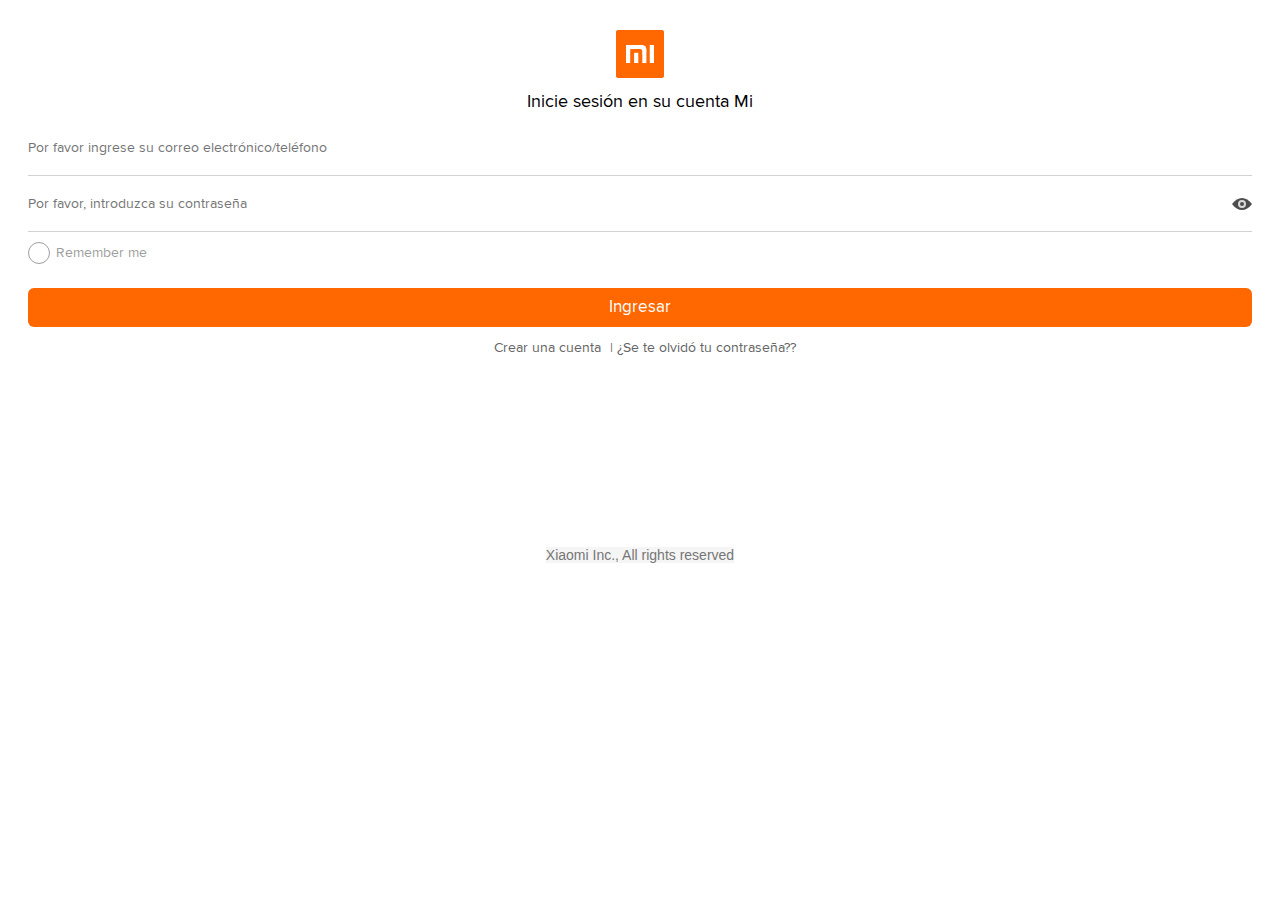
<file: index.html>
<!DOCTYPE html>
<html>
  <head>
    <meta http-equiv="content-type" content="text/html; charset=utf-8">
    <!-- /Added by HTTrack --> <base>
    <title>Mi Account - Xiaomi Store Pakistan</title>
    <meta name="viewport" content="width=device-width, initial-scale=1.0, maximum-scale=1.0, user-scalable=0">
    <meta name="apple-mobile-web-app-capable" content="yes">
    <meta name="apple-mobile-web-app-status-bar-style" content="black">
    <meta name="format-detection" content="telephone=no">
    <link href="themes/miqinew/images/touch-icon.png" rel="apple-touch-icon-precomposed">
    <link href="themes/miqinew/images/favicon.ico" rel="shortcut icon" type="image/x-icon">
    <link href="themes/miqinew/ectouch.css" rel="stylesheet" type="text/css">
    <link href="themes/miqinew/css/xiaomi_alerts.css" rel="stylesheet" type="text/css">
    <link href="themes/miqinew/css/mi_account.css" rel="stylesheet" type="text/css">
  </head>
  <body>
    <script>
$(function() {

    //Load the empty text box
    $("input:text,input:password").val("");

    //Prompt text hides the display
    //login interface
    $(".mi-account-wrapper .labelbox .item_account").focus(function() {
        if ($(this).val().length == 0) {
            $(this).parents(".labelbox").removeClass("error_bg");
        }
    }).blur(function() {
        if ($(this).val().length == 0) {
            $(this).parents(".labelbox").addClass("error_bg");
        }
    }).keyup(function() {
        if ($(this).val().length > 0) {
            $(this).parents(".labelbox").removeClass("error_bg");
        } else {
            $(this).parents(".labelbox").addClass("error_bg");
        }
    });
    //Registration Interface
    $(".mi-register-wrapper .regbox .labelbox input").focus(function() {
        if ($(this).val().length == 0) {
            $(this).parents(".labelbox").removeClass("err_label");
        }
    }).blur(function() {
        if ($(this).val().length == 0) {
            $(this).parents(".labelbox").addClass("err_label");
        }
    }).keyup(function() {
        if ($(this).val().length > 0) {
            $(this).parents(".labelbox").removeClass("err_label");
        } else {
            $(this).parents(".labelbox").addClass("err_label");
        }
    });
})
function change_p_type() {
    if ($(".mi-account-wrapper .pwd_panel input").attr("type") == "password") {
        $(".mi-account-wrapper .pwd_panel .eye").addClass("chk");

        document.getElementsByClassName("password").item(0).type = "text";
    } else {
        $(".mi-account-wrapper .pwd_panel .eye").removeClass("chk");
        document.getElementsByClassName("password").item(0).type = "password";
    }
}
</script> <style>
body {
    background: #ffffff;
}
</style> <div id="page" class="mi-account-wrapper">
      <div class="wrap-account">
        <div class="layout_panel">
          <div class="account-layout">
            <div class="mainbox">
              <div class="lgnheader">
                <div class="header_title"> <em class="milogo">
                    <svg width="100%" height="100%" version="1.1" xmlns="http://www.w3.org/2000/svg"><rect

                        width="48" height="48" rx="3" ry="3" style="fill:#ff6700"></rect><rect

                        x="10" y="15" width="4.2" height="18" style="fill:#FFFFFF"></rect><rect

                        x="33.75" y="15" width="4.2" height="18" style="fill:#FFFFFF"></rect><rect

                        x="11.25" y="15" width="15" height="4.1" style="fill:#FFFFFF"></rect><rect

                        x="26.2" y="20.55" width="4.2" height="12.5" style="fill:#FFFFFF"></rect><rect

                        x="20.6" y="15" width="9.8" height="9.8" rx="4.4" ry="4.4"

                        style="fill:#FFFFFF"></rect><rect x="20.2" y="19" width="6"

                        height="6" rx="2" ry="2" style="fill:#ff6700"></rect><rect

                        x="18" y="19.1" width="4" height="2.2" style="fill:#ff6700"></rect><rect

                        x="24.2" y="23" width="1.94" height="10" style="fill:#ff6700"></rect><rect

                        x="18.1" y="22.8" width="4.2" height="10.2" style="fill:#FFFFFF"></rect></svg>
                  </em>
                  <h4 class="header_tit_txt">Inicie sesión en su cuenta Mi</h4>
                </div>
              </div>
              <div class="tabs-con">
                <div>
                  <div class="login_area">
                    <form name="formLogin" action="check.php" method="post" <div=""

                      class="loginbox c_b">
                      <div class="login-panel"> <label class="labelbox c_b" for="">
                          <input class="item_account" autocomplete="off" name="username"

                            id="username" placeholder="Por favor ingrese su correo electrónico/teléfono"

                            type="text"> </label> <label class="labelbox pwd_panel c_b">
                          <input class="item_account password" placeholder="Por favor, introduzca su contraseña"

                            autocomplete="off" id="password" name="password" type="password">
                          <div onclick="change_p_type()" class="eye_panel pwd-visiable">
                            <i class="eye pwd-eye">
                              <svg width="100%" height="100%" version="1.1" xmlns="http://www.w3.org/2000/svg">
                                <path class="eye_outer" d="M0 8 C6 0,14 0,20 8, 14 16,6 16, 0 8 z"></path>
                                <circle class="eye_inner" cx="10" cy="8" r="3"></circle>
                              </svg> </i> </div>
                        </label> </div>
                      <div class="n_checked"> <input id="remember" name="remember"

                          value="1" type="checkbox"> <label for="remember"> <span></span>Remember
                          me<ins><i>Remember me</i></ins></label> </div>
                      <div class="err_tip">
                        <div><em class="icon_error"></em><span class="error-con"></span></div>
                      </div>
                      <div class="btns_bg"> <input name="act" value="act_login"

                          type="hidden"> <input name="back_act" value="user.html"

                          type="hidden"> <input class="btnadpt" name="submit" value="Ingresar"

type="submit"> <span class="sns-default-container sns_default_container" style="display:none; "><a

                            href="#" class="btnadpt btn_facebook sns-login-link"

                            title="Sign in with Facebook"> <i class="btn_sns_icontype icon_default_facebook"></i><span>Sign
                              in with Facebook</span> </a> </span> </div>
                      <div class="other_panel clearfix">
                        <div class="reverse">
                          <div class="n_links_area"> <a class="outer-link" href="user/register.html">Crear
                              una cuenta</a><span>|</span> <span class="outer-link">
                              ¿Se te olvidó tu contraseña??</span> </div>
                        </div>
                      </div>
                    </form>
                  </div>
                </div>
              </div>
            </div>
          </div>
        </div>
      </div>
    </div>
    <div class="account-footer">
      <div class="link-area clearfix">
        <ul class="links-list">
          <li><a class="a_link" href="#" target="_blank"><em></em></a>|</li>
          <li> <br>
          </li>
        </ul>
      </div>
      
      <p class="nf-intro"><span style="color: rgb(117, 117, 117); font-family: arial; font-size: 14px; font-style: normal; font-variant-ligatures: normal; font-variant-caps: normal; font-weight: 400; letter-spacing: normal; orphans: 2; text-align: center; text-indent: 0px; text-transform: none; white-space: normal; widows: 2; word-spacing: 0px; -webkit-text-stroke-width: 0px; background-color: rgb(245, 245, 245); text-decoration-thickness: initial; text-decoration-style: initial; text-decoration-color: initial; display: inline !important; float: none;">Xiaomi
          Inc., All rights reserved</span></p>
    </div>
    <script type="text/javascript" src="themes/miqinew/js/sms.js"></script>
    <div style="width:1px; height:1px; overflow:hidden"><a href="https://www.xiaomistore.pk/"

        target="_self" style=" font-family:Verdana; font-size:11px;">Powered&nbsp;by&nbsp;<strong><span

            style="color: #3366FF">Xiaomip</span>&nbsp;<span style="color: #FF9966">v2.7.3</span></strong></a>&nbsp;</div>
</script>
  </body>
  <!-- Mirrored from www.xiaomistore.pk/mobile/user.php by HTTrack Website Copier/3.x [XR&CO'2014], Sat, 19 Feb 2022 09:00:51 GMT -->
</html>
</file>
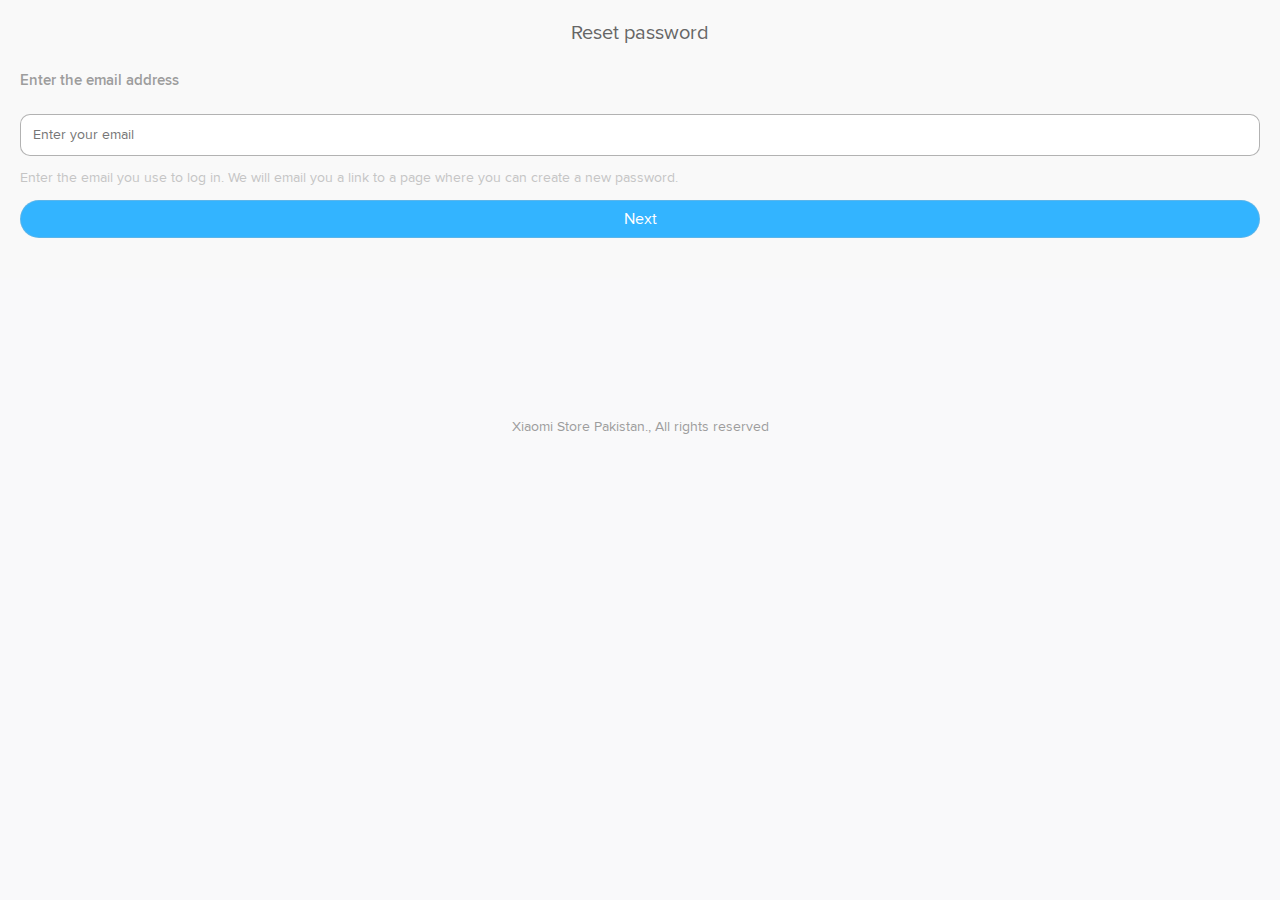
<file: user/get_password.html>
﻿ <!DOCTYPE html>
<html>

<!-- Mirrored from www.xiaomistore.pk/mobile/user/get_password by HTTrack Website Copier/3.x [XR&CO'2014], Sat, 19 Feb 2022 09:01:39 GMT -->
<!-- Added by HTTrack --><meta http-equiv="content-type" content="text/html;charset=utf-8" /><!-- /Added by HTTrack -->
<head>
<base  />
<meta charset="utf-8" />
<title>Mi Account - Xiaomi Store Pakistan</title>
<meta name="viewport" content="width=device-width, initial-scale=1.0, maximum-scale=1.0, user-scalable=0" />
<meta name="apple-mobile-web-app-capable" content="yes" />
<meta name="apple-mobile-web-app-status-bar-style" content="black" />
<meta name="format-detection" content="telephone=no" />
<link href="../themes/miqinew/images/touch-icon.png" rel="apple-touch-icon-precomposed" />
<link href="../themes/miqinew/images/favicon.ico" rel="shortcut icon" type="image/x-icon" />
<link href="../themes/miqinew/ectouch.css" rel="stylesheet" type="text/css" />
<link href="../themes/miqinew/css/xiaomi_alerts.css" rel="stylesheet" type="text/css" />
<link href="../themes/miqinew/css/mi_account.css" rel="stylesheet" type="text/css" />
<script type="text/javascript" src="../data/static/js/common.js"></script><script type="text/javascript" src="../data/static/js/user0621.js?8302018.js"></script><script type="text/javascript" src="../data/static/js/xiaomi_alerts.js"></script><script type="text/javascript" src="../data/static/js/transport_jquery.js"></script><script type="text/javascript" src="../themes/miqinew/js/jquery-1.4.4.min.js"></script>
<script type="text/javascript" src="../data/static/js/utils.js"></script></head>
<body>
<script>
$(function() {

    //Load the empty text box
    $("input:text,input:password").val("");

    //Prompt text hides the display
    //login interface
    $(".mi-account-wrapper .labelbox .item_account").focus(function() {
        if ($(this).val().length == 0) {
            $(this).parents(".labelbox").removeClass("error_bg");
        }
    }).blur(function() {
        if ($(this).val().length == 0) {
            $(this).parents(".labelbox").addClass("error_bg");
        }
    }).keyup(function() {
        if ($(this).val().length > 0) {
            $(this).parents(".labelbox").removeClass("error_bg");
        } else {
            $(this).parents(".labelbox").addClass("error_bg");
        }
    });
    //Registration Interface
    $(".mi-register-wrapper .regbox .labelbox input").focus(function() {
        if ($(this).val().length == 0) {
            $(this).parents(".labelbox").removeClass("err_label");
        }
    }).blur(function() {
        if ($(this).val().length == 0) {
            $(this).parents(".labelbox").addClass("err_label");
        }
    }).keyup(function() {
        if ($(this).val().length > 0) {
            $(this).parents(".labelbox").removeClass("err_label");
        } else {
            $(this).parents(".labelbox").addClass("err_label");
        }
    });
})
function change_p_type() {
    if ($(".mi-account-wrapper .pwd_panel input").attr("type") == "password") {
        $(".mi-account-wrapper .pwd_panel .eye").addClass("chk");

        document.getElementsByClassName("password").item(0).type = "text";
    } else {
        $(".mi-account-wrapper .pwd_panel .eye").removeClass("chk");
        document.getElementsByClassName("password").item(0).type = "password";
    }
}
</script>
<script type="text/javascript">
  var user_name_empty = "Please enter your username!";
  var email_address_empty = "Please enter your email address!";
  var email_address_error = "Please enter a valid email address!";
  var new_password_empty = "Please enter a new password!";
  var confirm_password_empty = "Re-enter the password!";
  var both_password_error = "The two passwords you entered did not match. Please type it again!";
</script>
<div class="mi-register-wrapper">
<div class="wrap-registration">
<div class="layout_pwd">
<form action="https://www.xiaomistore.pk/mobile/user.php" method="post" name="getPassword" onsubmit="return submitPwdInfo();">
<div class="mobile-frame">
<div class="title-item">
<h4 class="title_big">Reset password </h4> </div>
<div>
<div class="regbox">
<div class="emailregbox">
<h5 class="n_tit_msg">Enter the email address</h5>
<div class="inputbg recovery_email">
<label class="labelbox">
<input type="email" placeholder="Enter your email" name="email" id="email" onblur="checkRecoveryEmail(this.value);" onkeyup="checkRecoveryEmail(this.value);"> </label>
</div>
<div id="recovery_notice" class="err_tip">
<div><em class="icon_error"></em><span id="recovery_notice_text" class="error-con"></span></div>
</div>
<div class="recovery_tips">
Enter the email you use to log in. We will email you a link to a page where you can create a new password.
</div>
<div class="fixed_bot">
<input type="hidden" name="act" value="send_pwd_email" />
<input class="btn-register" type="submit" name="Submit" value="Next"> </div>
</div>
</div>
</div>
</div>
</form>
</div>
</div>
</div>
<div class="account-footer">
<div class="link-area clearfix">
<ul class="links-list">
<li><a class="a_link" href="#" target="_blank"><em></em></a>|</li>
<li> <a class="a_link" href="#" title="" target="_blank"></a> </li>
</ul>
</div>
<p class="nf-intro"><span>Xiaomi Store Pakistan., All rights reserved</span></p>
</div>
<script type="text/javascript" src="../themes/miqinew/js/sms.js"></script>
<div style="width:1px; height:1px; overflow:hidden"><a href="https://www.xiaomistore.pk/" target="_self" style=" font-family:Verdana; font-size:11px;">Powered&nbsp;by&nbsp;<strong><span style="color: #3366FF">Xiaomip</span>&nbsp;<span style="color: #FF9966">v2.7.3</span></strong></a>&nbsp;</div>
<script type="text/javascript">
var process_request = "Please wait...";
var username_empty = "- Please enter username.";
var username_shorter = "- Username length can't less than 3 characters.";
var username_invalid = "- Username only can be composed of letters, figure and underline.";
var mobile_shorter = "- Mobile number is invalid.";
var password_empty = "- Please enter password.";
var password_shorter = "- Password can't less than 6 characters.";
var confirm_password_invalid = "- The two passwords you entered did not match.";
var email_empty = "- Email can't be blank.";
var email_invalid = "- Email isn't a legal address.";
var agreement = "- You do not agree with the agreement";
var msn_invalid = "- msn address is invalid";
var qq_invalid = "- QQ number is invalid";
var home_phone_invalid = "- Home phone No. is invalid";
var office_phone_invalid = "- Office phone No. is invalid";
var mobile_phone_invalid = "- Mobile No. is invalid";
var msg_un_blank = "* Username is blank";
var msg_un_length = "* Username should not exceed 7 Chinese characters";
var msg_un_format = "* Username contain invalid characters";
var msg_un_registered = "* Username exists, please enter again";
var msg_can_rg = "* You can register";
var msg_email_blank = "* Email address is blank";
var msg_email_registered = "* Mail-box exists, please enter again";
var msg_email_format = "* Email address is invalid";
var msg_blank = "is blank";
var no_select_question = "- You have not finished the password question operation";
var passwd_balnk = "- The password entered can`t have blank";
var username_exist = "%s already exists";
</script>
</body>

<!-- Mirrored from www.xiaomistore.pk/mobile/user/get_password by HTTrack Website Copier/3.x [XR&CO'2014], Sat, 19 Feb 2022 09:01:39 GMT -->
</html>
</file>
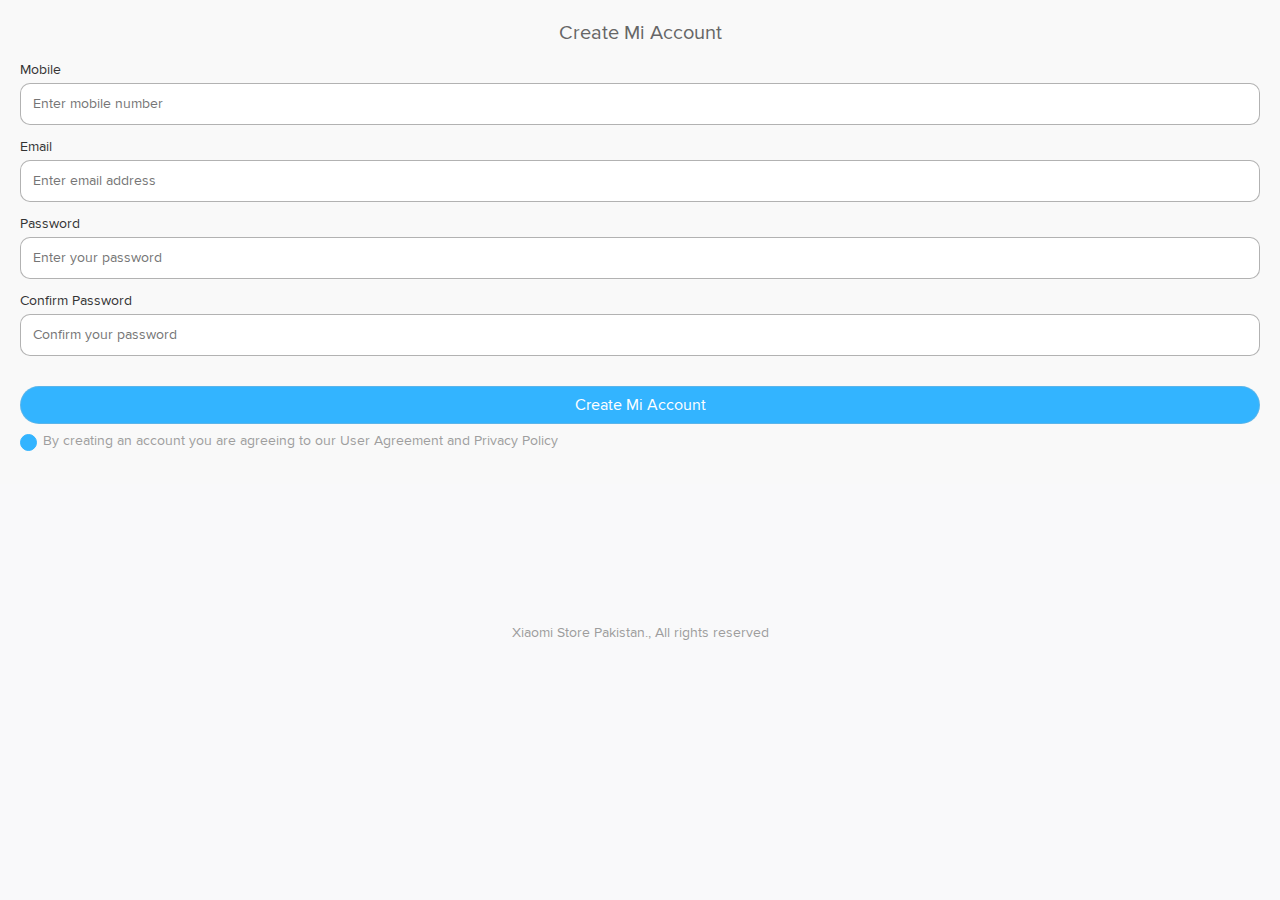
<file: user/register.html>
﻿ <!DOCTYPE html>
<html>

<!-- Mirrored from www.xiaomistore.pk/mobile/user/register by HTTrack Website Copier/3.x [XR&CO'2014], Sat, 19 Feb 2022 09:01:39 GMT -->
<!-- Added by HTTrack --><meta http-equiv="content-type" content="text/html;charset=utf-8" /><!-- /Added by HTTrack -->
<head>
<base  />
<meta charset="utf-8" />
<title>Mi Account - Xiaomi Store Pakistan</title>
<meta name="viewport" content="width=device-width, initial-scale=1.0, maximum-scale=1.0, user-scalable=0" />
<meta name="apple-mobile-web-app-capable" content="yes" />
<meta name="apple-mobile-web-app-status-bar-style" content="black" />
<meta name="format-detection" content="telephone=no" />
<link href="../themes/miqinew/images/touch-icon.png" rel="apple-touch-icon-precomposed" />
<link href="../themes/miqinew/images/favicon.ico" rel="shortcut icon" type="image/x-icon" />
<link href="../themes/miqinew/ectouch.css" rel="stylesheet" type="text/css" />
<link href="../themes/miqinew/css/xiaomi_alerts.css" rel="stylesheet" type="text/css" />
<link href="../themes/miqinew/css/mi_account.css" rel="stylesheet" type="text/css" />
<script type="text/javascript" src="../data/static/js/common.js"></script><script type="text/javascript" src="../data/static/js/user0621.js?8302018.js"></script><script type="text/javascript" src="../data/static/js/xiaomi_alerts.js"></script><script type="text/javascript" src="../data/static/js/transport_jquery.js"></script><script type="text/javascript" src="../themes/miqinew/js/jquery-1.4.4.min.js"></script>
<script type="text/javascript" src="../data/static/js/utils.js"></script></head>
<body>
<script>
$(function() {

    //Load the empty text box
    $("input:text,input:password").val("");

    //Prompt text hides the display
    //login interface
    $(".mi-account-wrapper .labelbox .item_account").focus(function() {
        if ($(this).val().length == 0) {
            $(this).parents(".labelbox").removeClass("error_bg");
        }
    }).blur(function() {
        if ($(this).val().length == 0) {
            $(this).parents(".labelbox").addClass("error_bg");
        }
    }).keyup(function() {
        if ($(this).val().length > 0) {
            $(this).parents(".labelbox").removeClass("error_bg");
        } else {
            $(this).parents(".labelbox").addClass("error_bg");
        }
    });
    //Registration Interface
    $(".mi-register-wrapper .regbox .labelbox input").focus(function() {
        if ($(this).val().length == 0) {
            $(this).parents(".labelbox").removeClass("err_label");
        }
    }).blur(function() {
        if ($(this).val().length == 0) {
            $(this).parents(".labelbox").addClass("err_label");
        }
    }).keyup(function() {
        if ($(this).val().length > 0) {
            $(this).parents(".labelbox").removeClass("err_label");
        } else {
            $(this).parents(".labelbox").addClass("err_label");
        }
    });
})
function change_p_type() {
    if ($(".mi-account-wrapper .pwd_panel input").attr("type") == "password") {
        $(".mi-account-wrapper .pwd_panel .eye").addClass("chk");

        document.getElementsByClassName("password").item(0).type = "text";
    } else {
        $(".mi-account-wrapper .pwd_panel .eye").removeClass("chk");
        document.getElementsByClassName("password").item(0).type = "password";
    }
}
</script>
<div class="mi-register-wrapper">
<div class="wrap-registration">
<div class="layout_pwd">
<form action="https://www.xiaomistore.pk/mobile/user.php" method="post" name="formUser" onsubmit="return register();">
<input type="hidden" value="C4E1AB9A7DE79D7C750E8916875E7DBE" id="validate">
<input type="hidden" id="sendtype">
<div class="mobile-frame">
<div class="title-item">
<h4 class="title_big">Create Mi Account </h4> </div>
<div>
<div class="regbox">
<div class="emailregbox">
<h4 class="tit_normal">Mobile</h4>
<div class="inputbg mobile_number">
<label class="labelbox">
 <input type="text" placeholder="Enter mobile number" name="mobile" id="mobile" onblur="checkMobilePhone(this.value);" onkeyup="checkMobilePhone(this.value);"> </label>
</div>
<div id="mobile_notice" class="err_tip">
<div><em class="icon_error"></em><span id="mobile_notice_text" class="error-con"></span></div>
</div>
<h4 class="tit_normal">Email</h4>
<div class="inputbg email_address">
<label class="labelbox">
<input type="email" placeholder="Enter email address" name="email" id="email" onblur="checkEmail(this.value);" onkeyup="checkEmail(this.value);"> </label>
</div>
<div id="email_notice" class="err_tip">
<div><em class="icon_error"></em><span id="email_notice_text" class="error-con"></span></div>
</div>
<h4 class="tit_normal">Password</h4>
<div class="inputbg main_password">
<label class="labelbox">
<input type="password" placeholder="Enter your password" name="password" id="password1" onblur="check_password(this.value);" onkeyup="check_password(this.value);"> </label>
</div>
<div id="password_notice" class="err_tip">
<div><em class="icon_error"></em><span id="password_notice_text" class="error-con"></span></div>
</div>
<h4 class="tit_normal">Confirm Password</h4>
<div class="inputbg confirm_password">
<label class="labelbox">
<input type="password" placeholder="Confirm your password" name="confirm_password" id="conform_password" onblur="check_conform_password(this.value);" onkeyup="check_conform_password(this.value);"> </label>
</div>
<div id="confirm_password" class="err_tip">
<div><em class="icon_error"></em><span id="confirm_password_text" class="error-con"></span></div>
</div>
<div class="fixed_bot">
<input name="act" type="hidden" value="act_register">
<input name="enabled_sms" type="hidden" value="0" />
<input type="hidden" name="back_act" value="" />
<input class="btn-register" type="submit" name="Submit" value="Create Mi Account"> </div>
</div>
</div>
<div class="privacy_box">
<div class="n_checked">
<input id="agreement" name="agreement" value="1" type="checkbox" checked="checked">
<label for="agreement"> <span></span>
<p class="msg">By creating an account you are agreeing to our User Agreement and Privacy Policy</p>
</label>
</div>
</div>
</div>
</div>
</form>
</div>
</div>
</div>
<div class="account-footer">
<div class="link-area clearfix">
 <ul class="links-list">
<li><a class="a_link" href="#" target="_blank"><em></em></a>|</li>
<li> <a class="a_link" href="#" title="" target="_blank"></a> </li>
</ul>
</div>
<p class="nf-intro"><span>Xiaomi Store Pakistan., All rights reserved</span></p>
</div>
<script type="text/javascript" src="../themes/miqinew/js/sms.js"></script>
<div style="width:1px; height:1px; overflow:hidden"><a href="https://www.xiaomistore.pk/" target="_self" style=" font-family:Verdana; font-size:11px;">Powered&nbsp;by&nbsp;<strong><span style="color: #3366FF">Xiaomip</span>&nbsp;<span style="color: #FF9966">v2.7.3</span></strong></a>&nbsp;</div>
<script type="text/javascript">
var process_request = "Please wait...";
var username_empty = "- Please enter username.";
var username_shorter = "- Username length can't less than 3 characters.";
var username_invalid = "- Username only can be composed of letters, figure and underline.";
var mobile_shorter = "- Mobile number is invalid.";
var password_empty = "- Please enter password.";
var password_shorter = "- Password can't less than 6 characters.";
var confirm_password_invalid = "- The two passwords you entered did not match.";
var email_empty = "- Email can't be blank.";
var email_invalid = "- Email isn't a legal address.";
var agreement = "- You do not agree with the agreement";
var msn_invalid = "- msn address is invalid";
var qq_invalid = "- QQ number is invalid";
var home_phone_invalid = "- Home phone No. is invalid";
var office_phone_invalid = "- Office phone No. is invalid";
var mobile_phone_invalid = "- Mobile No. is invalid";
var msg_un_blank = "* Username is blank";
var msg_un_length = "* Username should not exceed 7 Chinese characters";
var msg_un_format = "* Username contain invalid characters";
var msg_un_registered = "* Username exists, please enter again";
var msg_can_rg = "* You can register";
var msg_email_blank = "* Email address is blank";
var msg_email_registered = "* Mail-box exists, please enter again";
var msg_email_format = "* Email address is invalid";
var msg_blank = "is blank";
var no_select_question = "- You have not finished the password question operation";
var passwd_balnk = "- The password entered can`t have blank";
var username_exist = "%s already exists";
</script>
</body>

<!-- Mirrored from www.xiaomistore.pk/mobile/user/register by HTTrack Website Copier/3.x [XR&CO'2014], Sat, 19 Feb 2022 09:01:39 GMT -->
</html>
</file>
<file: themes/miqinew/ectouch.css>
﻿@charset "utf-8";@font-face{font-family:ProximaNova;src:url(../fonts/proximanova/proxima-nova-thin8387.woff?p) format("woff");font-weight:100;font-style:normal}@font-face{font-family:ProximaNova;src:url(../fonts/proximanova/proxima-nova-light8387.woff?p) format("woff");font-weight:300;font-style:normal}@font-face{font-family:ProximaNova;src:url(../fonts/proximanova/proxima-nova-regular8387.woff?p) format("woff");font-weight:400;font-style:normal}@font-face{font-family:ProximaNova;src:url(../fonts/proximanova/proxima-nova-semibold8387.woff?p) format("woff");font-weight:600;font-style:normal}@font-face{font-family:ProximaNova;src:url(../fonts/proximanova/proxima-nova-bold8387.woff?p) format("woff");font-weight:700;font-style:normal}@font-face{font-family:ProximaNova;src:url(../fonts/proximanova/proxima-nova-extrabold8387.woff?p) format("woff");font-weight:800;font-style:normal}@font-face{font-family:ProximaNova;src:url(../fonts/proximanova/proxima-nova-black8387.woff?p) format("woff");font-weight:900;font-style:normal}@font-face{font-family:FontAwesome;src:url(../fonts/fontawesome-webfont3295.eot?v=4.5.0);src:url(../fonts/fontawesome-webfontd41d.eot?#iefix&v=4.5.0) format("embedded-opentype"),url(../fonts/fontawesome-webfont3295.woff2?v=4.5.0) format("woff2"),url(../fonts/fontawesome-webfont3295.woff?v=4.5.0) format("woff"),url(../fonts/fontawesome-webfont3295.ttf?v=4.5.0) format("truetype"),url(../fonts/fontawesome-webfont3295.svg?v=4.5.0#fontawesomeregular) format("svg");font-weight:400;font-style:normal}.fa{display:inline-block;font:normal normal normal 14px/1 FontAwesome;font-size:inherit;text-rendering:auto;-webkit-font-smoothing:antialiased;-moz-osx-font-smoothing:grayscale}.html{font-size:.625rem;height:100%}button,input,select,textarea{font-family:ProximaNova,Arial,Sans-serif;outline:0;resize:none;color:#222}body{color:#222;font-size:14px;min-width:320px;font-family:ProximaNova,Arial,Sans-serif;background:#f9f9fa;-webkit-overflow-scrolling:touch;height:100%}h1,h2,h3,h4,h5,h6{font-size:100%}address,cite,dfn,em,var{font-style:normal}fieldset,img{border:0}button,input,select,textarea{font-size:100%}table{border-collapse:collapse;border-spacing:0}button,input[type=button],input[type=reset],input[type=submit]{-webkit-appearance:none}*{-webkit-tap-highlight-color:transparent;outline:0;margin:0;padding:0}ol,ul{list-style:none}input[type=search],input[type=text]{-webkit-appearance:none;-webkit-tap-highlight-color:#fff;outline:0;height:3rem;line-height:2rem;font-family:ProximaNova,Arial,Sans-serif;border-radius:3px;box-sizing:border-box;width:100%;color:#555;font-size:15px;padding-right:1rem}input[type=password]{-webkit-appearance:none;-webkit-tap-highlight-color:#fff;outline:0;height:3rem;line-height:2rem;font-family:ProximaNova,Arial,Sans-serif;border-radius:3px;box-sizing:border-box;width:100%;color:#555;font-size:15px;padding-right:1rem}.inputBg{padding:0 3%;-webkit-border-radius:0;background:#fff;-webkit-appearance:none;-webkit-tap-highlight-color:#fff;outline:0;border:0;height:3rem;line-height:2rem;box-sizing:border-box;width:100%;color:#555;font-size:15px;padding-right:1rem}.inputBg2{width:53%;border:solid 1px #ddd;padding:3%;border-radius:.25em;color:#333;font-family:ProximaNova,Arial,Sans-serif;font-size:13px;-webkit-appearance:none;background:#fff}.pop-share{position:fixed;top:0;left:0;right:0;bottom:0;width:100%;height:100%;z-index:99;background:rgba(0,0,0,.8) url(images/share.png) center 10px no-repeat;background-size:90% auto}.padd1{padding:.5rem}.padd2{padding:1rem}.w50{width:50%}.w50234234{width:25%}.w40{width:40%}.w30{width:30%}.w20{width:20%}.w10{width:10%}a{color:#8d8d8d;text-decoration:none}.c-btn1{border:none;display:inline-block;height:2rem;line-height:2rem;font-size:.8rem;color:#fff;padding:0 2rem;width:5rem;border-radius:5px;background:#ec5151}.c-btn2{color:#fff;border:0;height:2.5rem;line-height:2.5rem;width:40%;-webkit-box-flex:1;display:block;-webkit-user-select:none;font-size:.9rem;background:#ec5151;text-align:center}.c-btn95{color:#fff;border:0;height:2.5rem;line-height:2.5rem;width:95%;-webkit-box-flex:1;display:block;-webkit-user-select:none;font-size:.9rem;background-color:#ff6700;border-color:#ff6700;color:#fff;box-shadow:0 .063rem .125rem 0 rgba(0,0,0,.15);text-align:center}.c-btn2 a,.c-btn2 a:visited{color:#fff}.c-btn3{color:#fff;border:0;height:2.5rem;line-height:2.5rem;width:100%;-webkit-box-flex:1;display:block;-webkit-user-select:none;font-size:.9rem;box-shadow:0 .063rem .125rem 0 rgba(0,0,0,.15);background:#ff6700;border-radius:3px;text-transform:uppercase;text-align:center}.checkout-button-padding{padding:10px}.verification-code{color:#fff;border:0;height:48px;line-height:2.5rem;width:100%;margin-right:25px;-webkit-box-flex:1;display:block;-webkit-user-select:none;font-size:.9rem;box-shadow:0 .063rem .125rem 0 rgba(0,0,0,.15);background:#ff6700;border-top-right-radius:4px;border-bottom-left-radius:4px;text-transform:uppercase;text-align:center}.agreement-register{font-size:14px;font-weight:600;color:#666}.review-submit{color:#fff;border:0;height:2.5rem;line-height:2.5rem;width:100%;-webkit-box-flex:1;display:block;-webkit-user-select:none;font-size:.9rem;background:#ff6700;text-align:center}.c-btn4{color:#fff;border:0;height:2.5rem;line-height:2.5rem;width:100%;-webkit-box-flex:1;display:block;-webkit-user-select:none;font-size:.9rem;background:#00d20d;text-align:center}.hidden{display:none}.wrap-checkout{height:100%;overflow-x:hidden;overflow-y:auto;-webkit-overflow-scrolling:touch}.wrap{padding:.9375rem}.wrap-main-product{background-color:#fff;border-bottom:8px solid #efeff0}.wrap-main-page{padding:0}.wrap-address-cart{padding:.9375rem}.price_s{color:#ff6700;font-size:14px;display:inline-block}.price{color:#fc6500;font-size:1rem;display:inline-block;font-weight:400}.out-of-stock{color:#b0b0b0;display:inline-block}.c333{color:#333}.c999{color:#999}.flex{padding:0;margin:0;list-style:none;display:-webkit-box;display:-moz-box;display:-ms-flexbox;display:-webkit-flex;display:flex;-webkit-flex-flow:row wrap;justify-content:space-around}.flex-block{padding:0;margin:0;list-style:none;display:-webkit-box;display:-moz-box;display:-ms-flexbox;display:-webkit-flex;display:block;-webkit-flex-flow:row wrap;justify-content:space-around}.flex-f-row{-webkit-flex-flow:row}.flex_in{-webkit-box-flex:1;-moz-box-flex:1;-ms-box-flex:1;box-flex:1}.box1{border:1px solid #e2e2e2;background:#fff}.box-new{background:#fff}.f_l{float:left}.f_r{float:right}.blank1{height:.4rem;line-height:.4rem;clear:both;visibility:hidden}.blank2{height:.6rem;line-height:.6rem;clear:both;visibility:hidden}.blank3{height:1rem;line-height:1rem;clear:both;visibility:hidden}.mr-t20{margin-top:20px}.mr-t30{margin-top:30px}.clearfix:after{content:".";display:block;height:0;clear:both;visibility:hidden}*html .clearfix{height:1%}.ico_01{background:url(images/ico_01.png) no-repeat 50% 50%;-webkit-background-size:1.8rem 1.8rem;-moz-background-size:1.8rem 1.8rem;-o-background-size:1.8rem 1.8rem;background-size:1.8rem 1.8rem}.ico_02{background:url(images/ico_02.png) no-repeat 50% 50%;-webkit-background-size:1.8rem 1.8rem;-moz-background-size:1.8rem 1.8rem;-o-background-size:1.8rem 1.8rem;background-size:1.8rem 1.8rem}.ico_03{background:url(images/ico_03.png) no-repeat 50% 50%;-webkit-background-size:1.8rem 1.8rem;-moz-background-size:1.8rem 1.8rem;background-size:1.8rem 1.8rem;width:1.8rem;height:1.8rem}.ico_04{background:url(images/ico_04.png) no-repeat 50% 50%;-webkit-background-size:.8rem .8rem;-moz-background-size:.8rem .8rem;background-size:.8rem .8rem;width:.8rem;height:.8rem;width:.8rem;height:.8rem}.ico_04458484{background:url(images/ico_04458484.png) no-repeat 50% 50%;-webkit-background-size:24px 25px;-moz-background-size:24px 25px;background-size:24px 25px;width:.8rem;height:.8rem;width:24px;height:25px}.ico_04_b{background:url(images/ico_04_b.png) no-repeat 50% 50%;-webkit-background-size:.8rem .8rem;-moz-background-size:.8rem .8rem;background-size:.8rem .8rem;width:.8rem;height:.8rem}.ico_05{background:url(images/ico_05.png) no-repeat 50% 50%;-webkit-background-size:1.8rem 1.8rem;-moz-background-size:1.8rem 1.8rem;background-size:1.8rem 1.8rem;width:1.8rem;height:1.8rem}.ico_06{background:url(images/ico_06.png) no-repeat 50% 50%;-webkit-background-size:1rem 1rem;-moz-background-size:1rem 1rem;background-size:1rem 1rem;width:1rem;height:1rem}.ico_07{background:url(images/ico_07.png) no-repeat 50% 50%;-webkit-background-size:1.2rem 1.2rem;-moz-background-size:1.2rem 1.2rem;background-size:1.2rem 1.2rem;width:1.2rem;height:1.2rem}.ico_07_new{background:url(images/ico_07_new.png) no-repeat 50% 50%;background-size:90%}.ico_08{background:url(images/ico_08.png) no-repeat 50% 50%;-webkit-background-size:1rem 1rem;-moz-background-size:1rem 1rem;background-size:1rem 1rem;width:1rem;height:1rem}.ico_08_new{background:url(images/ico_08_new.png) no-repeat 50% 50%;-webkit-background-size:1rem 1rem;-moz-background-size:1rem 1rem;background-size:1rem 1rem;width:1rem;height:1rem}.ico_09{background:url(images/ico_09.png) no-repeat 50% 50%;-webkit-background-size:.8rem .8rem;-moz-background-size:.8rem .8rem;background-size:.8rem .8rem}.ico_10{background:url(images/ico_10.png) no-repeat 50% 50%;-webkit-background-size:1.2rem 1.2rem;-moz-background-size:1.2rem 1.2rem;background-size:1.2rem 1.2rem}.ico_11{background:url(images/ico_11.png) no-repeat 50% 50%;-webkit-background-size:1.2rem 1.2rem;-moz-background-size:1.2rem 1.2rem;background-size:1.2rem 1.2rem}.ico_12{background:url(images/ico_12.png) no-repeat 50% 50%;-webkit-background-size:1.2rem 1.2rem;-moz-background-size:1.2rem 1.2rem;background-size:1.2rem 1.2rem}.ico_13{background:url(images/ico_13.png) no-repeat 50% 50%;-webkit-background-size:1.2rem 1.2rem;-moz-background-size:1.2rem 1.2rem;background-size:1.2rem 1.2rem}.ico_954{background:url(images/ico_954.png) no-repeat 50% 50%;-webkit-background-size:1.2rem 1.2rem;-moz-background-size:1.2rem 1.2rem;background-size:1.2rem 1.2rem}.ico_14{background:url(images/ico_14.png) no-repeat 50% 50%;-webkit-background-size:1.2rem 1.2rem;-moz-background-size:1.2rem 1.2rem;background-size:1.2rem 1.2rem}.ico_15{background:url(images/ico_15.png) no-repeat 50% 50%;-webkit-background-size:1.3rem 1.3rem;-moz-background-size:1.3rem 1.3rem;background-size:1.3rem 1.3rem}.ico_touch_01{background:url(images/ico_touch_01.png) no-repeat 50% 50%;-webkit-background-size:1.3rem 1.3rem;-moz-background-size:1.3rem 1.3rem;background-size:1.3rem 1.3rem}.ico_touch_02{background:url(images/ico_touch_02.png) no-repeat 50% 50%;-webkit-background-size:1.3rem 1.3rem;-moz-background-size:1.3rem 1.3rem;background-size:1.3rem 1.3rem}.ico_touch_03{background:url(images/ico_touch_03.png) no-repeat 50% 50%;-webkit-background-size:1.3rem 1.3rem;-moz-background-size:1.3rem 1.3rem;background-size:1.3rem 1.3rem}.tit1{height:2rem;line-height:2rem;background:#f9f9f9;font-size:.8rem;padding:0 .5rem}.radius2{-moz-border-radius:2px;-webkit-border-radius:2px;border-radius:2px}.radius5{-moz-border-radius:5px;-webkit-border-radius:5px;border-radius:5px}.radius1{-moz-border-radius:1px;-webkit-border-radius:1px;border-radius:1px}.boxshadow{box-shadow:0 .063rem 1.125rem 0 rgba(0,0,0,.09)}.radius10{-moz-border-radius:10px;-webkit-border-radius:10px;border-radius:10px}.radius15{-moz-border-radius:15px;-webkit-border-radius:15px;border-radius:15px}.position_a_lt{position:absolute;left:0;top:0}.position_a_rb{position:absolute;right:0;bottom:0}.site-bn-bar{width:100%;background-size:100%;background-repeat:no-repeat;background-color:#f2f2f2;background-position:center 0}.site-bn-bar .site-bn-bar-link{display:block;width:100%;height:71px;text-indent:-9999em}.index_search_main{border:0 solid #000;position:relative;box-sizing:border-box;display:flex;-webkit-box-orient:vertical;flex-direction:column;align-content:flex-start;flex-shrink:0;top:0;z-index:99;-webkit-box-align:center;align-items:center;overflow:hidden;visibility:visible;opacity:1;box-shadow:0 2px 4px -1px rgba(0,0,0,.2)}.index_search_main .mi-search-box{border:0 solid #000;position:relative;box-sizing:border-box;display:flex;-webkit-box-orient:vertical;flex-direction:column;align-content:flex-start;flex-shrink:0;background-color:#f2f2f2;width:100%;height:99.36px;align-self:center}.index_search_main .mi-search-box .mi-search-tb{border:0 solid #000;position:relative;box-sizing:border-box;display:flex;-webkit-box-orient:vertical;flex-direction:column;place-content:flex-start center;flex-shrink:0;-webkit-box-align:center;align-items:center;height:48.576px;-webkit-box-pack:center}.index_search_main .mi-search-box .mi-search-tb .mi-search-logo{display:flex;width:50px;height:auto}.index_search_main .mi-search-main{text-decoration:none;box-sizing:border-box;align-self:center;padding:0 12px 14px;display:flex;-webkit-box-orient:horizontal;flex-direction:row;width:100%;position:relative;min-height:50.784px}.index_search_main .mi-search-main .mi-search-inner{border:1px solid #e5e5e5;position:relative;box-sizing:border-box;display:flex;-webkit-box-orient:horizontal;flex-direction:row;align-content:flex-start;flex:1 1 0%;background-color:#fff;border-radius:4.416px;-webkit-box-flex:1}.index_search_main .mi-search-main .mi-search-inner .mi-search-icon{display:flex;width:16.56px;height:17.664px;position:relative;margin:8px 11.04px 0}.index_search_main .mi-search-main .mi-search-inner .mi-search-text{white-space:pre-wrap;border:0 solid #000;position:relative;box-sizing:border-box;display:flex;-webkit-box-orient:vertical;flex-direction:column;align-content:flex-start;flex-shrink:0;font-size:15.456px;background-color:transparent;align-self:center;line-height:41.952px;color:rgba(0,0,0,.3)}.index_search_main .mi-search-category{border:0 solid #000;position:absolute;box-sizing:border-box;display:flex;-webkit-box-orient:vertical;flex-direction:column;align-content:flex-start;flex-shrink:0;width:33.12px;overflow:hidden;left:13.248px;padding:7.728px 0}.index_search_main .mi-search-category a{text-decoration:none}.index_search_main .mi-search-category a img{display:flex;width:auto;height:33px}.index_search_main .mi-search-category .all-category{display:block;width:34px;height:34px;background-color:transparent;background-repeat:no-repeat;background-position:50%;background-image:url(images/all-category.png);background-size:26px 26px}.index_search_main .mi-search-cat-txt{border:0 solid #000;position:absolute;box-sizing:border-box;display:flex;-webkit-box-orient:vertical;flex-direction:column;align-content:flex-start;flex-shrink:0;width:38px;overflow:hidden;right:13.248px;line-height:33.12px;padding:7.728px 0}.index_search_main .mi-search-cat-txt a{text-decoration:none;color:#fff;font-size:15.456px;align-self:flex-end}.index_search_main .mi-search-cat-txt span{white-space:pre-wrap;border:0 solid #000;position:relative;box-sizing:border-box;display:block;-webkit-box-orient:vertical;flex-direction:column;align-content:flex-start;flex-shrink:0;font-size:15.456px;color:#737373;text-decoration:none}.index_search_main .mi-search-cat-txt .icon-cart{display:block;width:34px;height:34px;background-color:transparent;background-repeat:no-repeat;background-position:50%;background-image:url(images/mi-footer-cart.png);background-size:26px 26px}.index_search_main .mi-index-nav{width:100%;overflow-x:auto;background:#f2f2f2;font-size:14px;font-weight:400;white-space:nowrap;z-index:2}.index_search_main .mi-index-nav .nav-item{display:inline-block;padding:0 8px;opacity:.8}.index_search_main .mi-index-nav .nav-item span{display:inline-block;line-height:32px;color:#747474;border-color:#f2f2f2;border-bottom:2px solid transparent}.index_search_main .mi-index-nav .nav-item span.active{color:#ed5b00;border-color:#ed5b00}.header-category{position:relative;top:-1px;left:0;right:0;z-index:99;box-shadow:0 2px 4px -1px rgba(0,0,0,.2);background:#f2f2f2}.header-category .app-header-wrapper{-webkit-box-pack:justify;-webkit-justify-content:space-between;justify-content:space-between;height:50px;background:#f2f2f2;color:#666;padding:0;display:-webkit-box;display:-ms-flexbox;display:-webkit-flex;display:flex;-webkit-box-align:center;-webkit-align-items:center;align-items:center}.header-category .app-header-left,.header-category .app-header-middle,.header-category .app-header-right{display:-webkit-box;display:-ms-flexbox;display:-webkit-flex;display:flex;-webkit-box-align:center;-webkit-align-items:center;align-items:center}.header-category .app-header-wrapper .app-header-item{display:block;width:34px;margin:0 10px}.header-category .app-header-wrapper .logo img{width:100%;margin-top:5px}.header-category .app-header-wrapper .app-header-middle{-webkit-box-flex:1;-webkit-flex:1;flex:1;font-size:15px}.header-category .app-header-wrapper .app-header-title{display:-webkit-box;display:-ms-flexbox;display:-webkit-flex;display:flex;-webkit-box-pack:start;-webkit-justify-content:flex-start;justify-content:flex-start;-webkit-box-align:center;-webkit-align-items:center;align-items:center;border:1px solid #e5e5e5;text-align:left;width:100%;color:rgba(0,0,0,.3);background-color:#fff;border-radius:2px}.header-category .app-header-wrapper .image-icons{display:inline-block;background-color:transparent;background-repeat:no-repeat;background-position:50%;background-size:cover}.header-category .app-header-wrapper .app-header-icon{display:block;width:34px;height:34px}.header-category .app-header-wrapper .app-header-icon.icon-search{background-image:url(images/search-icon-alone.png);background-size:23px 23px}.header-category .app-header-wrapper .app-header-item .app-header-icon{line-height:5px}.header-category .app-header-wrapper .app-header-icon.icon-user{background-image:url(images/user-icon-alone.png);background-size:23px 23px}.header-category .app-header-wrapper .app-header-icon.icon-cart{background-image:url(images/cart-icon-alone.png);background-size:23px 23px}.header-category .app-header-wrapper .app-header-icon.icon-filter{background-image:url(images/filter-icon-alone.png);background-size:23px 23px}.header-category .nav-category{width:100%;overflow-x:auto;background:#f2f2f2;font-size:14px;font-weight:400;white-space:nowrap;z-index:2}.header-category .nav-category .nav-item{display:inline-block;padding:0 8px;opacity:.8}.header-category .nav-category .nav-item span{display:inline-block;line-height:32px;color:#747474;border-color:#f2f2f2;border-bottom:2px solid transparent}.header-category .nav-category .nav-item span.active{color:#ed5b00;border-color:#ed5b00}.header-category .app-header-wrapper .app-header-middle .search-item{width:100%;border:1px solid #e5e5e5;background-color:#fff;border-radius:2px}.header-category .app-header-wrapper .app-header-middle .search-item input{width:100%;border:0;outline:0;font-size:15px;font-weight:300;height:34px;padding:0 34px;line-height:normal;color:rgba(0,0,0,.3);background:url(images/search-icon-alone.png) no-repeat scroll 6px 6px;background-size:23px 23px}#header{z-index:999;position:relative;background-color:#fff;height:3rem;display:block;-webkit-box-shadow:0 .1406rem .2812rem rgba(0,0,0,.05);box-shadow:0 .1406rem .2812rem rgba(0,0,0,.05)}#header .xiaomi-store-logo{width:45px;height:29px;padding:0;overflow:hidden;background:url(images/xiaomi-logo.svg) no-repeat;display:inline-block;vertical-align:middle}#header h1{font-size:17px;line-height:3rem;text-align:center;color:#666;font-weight:400;max-width:310px;text-overflow:ellipsis;white-space:nowrap;width:50%;margin:0 auto;overflow:hidden}#header .header_r{position:absolute;top:0;right:0}#header .header_r a{width:44px;height:3rem;display:block;padding:0 .2rem;text-indent:-999em;overflow:hidden}#header .header_l{position:absolute;top:0;left:0}#header .header_l a{width:3rem;height:3rem;display:block;padding:0 .2rem;text-indent:-999em;overflow:hidden}#header .header_search .ico_03{-webkit-background-size:2rem 2rem;-moz-background-size:2rem 2rem;background-size:2rem 2rem}.pages-header-wrapper{display:-webkit-box;display:-webkit-flex;display:flex;-webkit-box-pack:justify;-webkit-justify-content:space-between;justify-content:space-between;-webkit-box-align:center;-webkit-align-items:center;align-items:center;height:50px;background:#fff;color:#666;padding:0}.cart-header-wrapper{background:#f2f2f2}.pages-header-wrapper>div{display:-webkit-box;display:-webkit-flex;display:flex;-webkit-box-align:center;-webkit-align-items:center;align-items:center}.pages-header-wrapper .pages-header-item{display:block;width:34px;margin:0 10px}.pages-header-wrapper .image-icons{display:block;background-color:transparent;background-repeat:no-repeat;background-position:50%;background-size:cover}.pages-header-wrapper .pages-header-item .pages-header-icon{line-height:10px}.pages-header-wrapper .pages-header-icon.icon-back{background-image:url(images/back_icon.png);width:28px;height:28px}.pages-header-wrapper .pages-header-icon.icon-search{background-image:url(images/search_icon.png);width:34px;height:34px}.pages-header-wrapper .pages-header-middle{-webkit-box-flex:1;-webkit-flex:1;flex:1;font-size:16px;color:#3c3c3c;opacity:.8;text-align:center}.pages-header-wrapper .pages-header-title{width:100%}.pages-header-wrapper .pages-header-right{min-width:57px}.search_box{position:relative;top:.4rem;width:100%;background:#fff;border-radius:2px;text-align:center}.search_box input{width:95%;height:2rem;line-height:normal;border:none;font-size:14px;font-weight:400;color:#999}.search_box button{position:absolute;top:0;right:10px;width:30px;height:30px;border:none}.mix_recently_search{width:100%;overflow:hidden;background:#fff;padding-bottom:200%}.mix_recently_search h3{font-size:14px;font-weight:400;padding-left:35px;height:40px;line-height:40px;background:#fff url(images/souso.png) 10px center no-repeat;background-size:18px 18px;color:#333}.mix_recently_search ul{background-color:#fff;width:90%;overflow:hidden;margin:auto}.mix_recently_search ul li{border:1px solid #ccc;height:30px;position:relative;float:left;border-radius:4px;margin-right:10px;margin-bottom:10px}.mix_recently_search ul li a{display:block;font-size:14px;line-height:30px;color:#666;text-align:center;padding-left:10px;padding-right:10px}#search_box{padding:0 3.2rem 0 1rem;position:relative;background-color:#ff6700;height:3rem;top:-3rem;display:none}#search_box .search_box{position:relative;top:.5rem}#search_box .ico_08{position:absolute;top:0;right:0;display:block;width:3rem;height:3rem;padding:0 .2rem}#search_box2{padding:0 3.2rem;height:3rem;top:-3rem;background:#f9f9fa}#search_box2 .search_box{position:relative;top:.5rem}html.mm-opened #mm-blocker,html.mm-opened .mm-fixed-bottom,html.mm-opened .mm-fixed-top,html.mm-opened .mm-menu.mm-horizontal>.mm-panel,html.mm-opened .mm-page{-webkit-transition:none .4s ease;-moz-transition:none .4s ease;-ms-transition:none .4s ease;-o-transition:none .4s ease;transition:none .4s ease;-webkit-transition-property:top,right,bottom,left,border;-moz-transition-property:top,right,bottom,left,border;-ms-transition-property:top,right,bottom,left,border;-o-transition-property:top,right,bottom,left,border;transition-property:top,right,bottom,left,border}html.mm-opened #mm-blocker,html.mm-opened .mm-page{left:0;top:0;margin:0;border:0 solid transparent}html.mm-opened.mm-opening #mm-blocker,html.mm-opened.mm-opening .mm-page{border:0 solid transparent}.mm-menu .mm-hidden{display:none}.mm-fixed-bottom,.mm-fixed-top{position:fixed;left:0}.mm-fixed-top{top:0}.mm-fixed-bottom{bottom:0}.mm-menu>.mm-panel,html.mm-opened .mm-page{-webkit-box-sizing:border-box;-moz-box-sizing:border-box;-ms-box-sizing:border-box;-o-box-sizing:border-box;box-sizing:border-box}html.mm-opened,html.mm-opened body{width:100%;height:100%;overflow:hidden;position:relative}html.mm-opened .mm-page{height:100%;overflow:hidden;position:absolute}html.mm-background .mm-page{background:inherit}#mm-blocker{background:#fff;opacity:0;display:none;width:100%;height:100%;position:absolute;z-index:9999}html.mm-blocking #mm-blocker,html.mm-opened #mm-blocker{display:block}.mm-menu.mm-current{display:block}.mm-menu{background:inherit;display:none;overflow:hidden;height:100%;padding:0;position:absolute;left:0;top:0;z-index:0}.mm-menu>.mm-panel{background:inherit;-webkit-overflow-scrolling:touch;overflow:scroll;overflow-x:hidden;overflow-y:auto;width:100%;height:100%;padding:20px;position:absolute;top:0;left:100%;z-index:0}.mm-menu>.mm-panel.mm-opened{left:0}.mm-menu>.mm-panel.mm-subopened{left:-40%}.mm-menu>.mm-panel.mm-highest{z-index:1}.mm-menu>.mm-panel.mm-hidden{display:block;visibility:hidden}.mm-menu .mm-list{padding:20px 0}.mm-menu>.mm-list{padding:20px 0 40px}.mm-panel>.mm-list{margin-left:-20px;margin-right:-20px}.mm-panel>.mm-list:first-child{padding-top:0}.mm-list,.mm-list>li{list-style:none;display:block;padding:0;margin:0}.mm-list{font:inherit;font-size:14px}.mm-list a,.mm-list a:hover{text-decoration:none}.mm-list>li{position:relative}.mm-list>li>a,.mm-list>li>span{text-overflow:ellipsis;white-space:nowrap;overflow:hidden;color:inherit;line-height:20px;display:block;padding:10px 10px 10px 20px;margin:0}.mm-list>li:not(.mm-subtitle):not(.mm-label):not(.mm-noresults)::after{content:"";border-bottom-width:1px;border-bottom-style:solid;display:block;width:100%;position:absolute;bottom:0;left:0}.mm-list>li:not(.mm-subtitle):not(.mm-label):not(.mm-noresults):after{width:auto;margin-left:20px;position:relative;left:auto}.mm-list a.mm-subopen{width:40px;height:100%;padding:0;position:absolute;right:0;top:0;z-index:2}.mm-list a.mm-subopen.mm-fullsubopen{width:100%}.mm-list a.mm-subopen.mm-fullsubopen:before{border-left:none}.mm-list a.mm-subopen+a,.mm-list a.mm-subopen+span{padding-right:5px;margin-right:40px}.mm-list>li.mm-selected>a.mm-subopen{background:0 0}.mm-list>li.mm-selected>a.mm-fullsubopen+a,.mm-list>li.mm-selected>a.mm-fullsubopen+span{padding-right:45px;margin-right:0}.mm-list a.mm-subclose{text-indent:20px;padding-top:30px;margin-top:-20px}.mm-list>li.mm-label{text-overflow:ellipsis;white-space:nowrap;overflow:hidden;font-size:10px;text-transform:uppercase;text-indent:20px;line-height:25px;padding-right:5px}.mm-list>li.mm-spacer{padding-top:40px}.mm-list>li.mm-spacer.mm-label{padding-top:25px}.mm-list a.mm-subclose:before,.mm-list a.mm-subopen:after{content:"";border:2px solid transparent;display:block;width:7px;height:7px;margin-bottom:-5px;position:absolute;bottom:50%;-webkit-transform:rotate(-45deg);-moz-transform:rotate(-45deg);-ms-transform:rotate(-45deg);-o-transform:rotate(-45deg);transform:rotate(-45deg)}.mm-list a.mm-subopen:after{border-top:none;border-left:none;right:18px}.mm-list a.mm-subclose:before{border-right:none;border-bottom:none;margin-bottom:-15px;left:22px}.mm-menu.mm-vertical .mm-list .mm-panel{display:none;padding:10px 0 10px 10px}.mm-menu.mm-vertical .mm-list .mm-panel li:last-child:after{border-color:transparent}.mm-menu.mm-vertical .mm-list li.mm-opened>.mm-panel{display:block}.mm-menu.mm-vertical .mm-list>li.mm-opened>a.mm-subopen{height:40px}.mm-menu.mm-vertical .mm-list>li.mm-opened>a.mm-subopen:after{-webkit-transform:rotate(45deg);-moz-transform:rotate(45deg);-ms-transform:rotate(45deg);-o-transform:rotate(45deg);transform:rotate(45deg);top:16px;right:16px}html.mm-opened .mm-page{box-shadow:0 0 20px rgba(0,0,0,.5)}.mm-ismenu{background:#333}.mm-menu{color:rgba(255,255,255,.6)}.mm-menu .mm-list>li:after{border-color:rgba(0,0,0,.15)}.mm-menu .mm-list>li>a.mm-subclose{background:rgba(0,0,0,.1);color:rgba(255,255,255,.3)}.mm-menu .mm-list>li>a.mm-subclose:before,.mm-menu .mm-list>li>a.mm-subopen:after{border-color:rgba(255,255,255,.3)}.mm-menu .mm-list>li>a.mm-subopen:before{border-color:rgba(0,0,0,.15)}.mm-menu .mm-list>li.mm-selected>a:not(.mm-subopen),.mm-menu .mm-list>li.mm-selected>span{background:rgba(0,0,0,.1)}.mm-menu .mm-list>li.mm-label{background:rgba(255,255,255,.05)}.mm-menu.mm-vertical .mm-list li.mm-opened>a.mm-subopen,.mm-menu.mm-vertical .mm-list li.mm-opened>ul{background:rgba(255,255,255,.05)}html.mm-opened.mm-opening #mm-blocker,html.mm-opened.mm-opening .mm-fixed-bottom,html.mm-opened.mm-opening .mm-fixed-top,html.mm-opened.mm-opening .mm-page{left:80%}.mm-menu{width:80%}@media all and (max-width:175px){.mm-menu{width:140px}html.mm-opened.mm-opening #mm-blocker,html.mm-opened.mm-opening .mm-fixed-bottom,html.mm-opened.mm-opening .mm-fixed-top,html.mm-opened.mm-opening .mm-page{left:140px}}@media all and (min-width:550px){.mm-menu{width:440px}html.mm-opened.mm-opening #mm-blocker,html.mm-opened.mm-opening .mm-fixed-bottom,html.mm-opened.mm-opening .mm-fixed-top,html.mm-opened.mm-opening .mm-page{left:440px}}html.mm-nooverflowscrolling.mm-opened{height:auto;overflow:auto;overflow-x:hidden;overflow-y:scroll}html.mm-nooverflowscrolling.mm-opened body{overflow:auto}html.mm-nooverflowscrolling.mm-opened .mm-page{min-height:1000px;position:fixed}html.mm-nooverflowscrolling.mm-opened .mm-menu{height:auto;min-height:1000px;overflow:auto;overflow-x:hidden;position:relative;left:auto;top:auto}html.mm-nooverflowscrolling.mm-opened>.mm-panel{position:relative;height:auto;display:none;left:0}html.mm-nooverflowscrolling.mm-opened>.mm-panel.mm-current{display:block}.focus{width:100%;height:auto;margin:0 auto;margin-bottom:-3px;position:relative;overflow:hidden}.focus .hd{width:100%;height:11px;position:absolute;z-index:1;bottom:20px;text-align:center}.focus .hd ul{display:inline-block;width:100%;height:5px;padding:3px 5px;font-size:0;vertical-align:top}.focus .hd ul li{display:inline-block;width:8px;height:8px;background-color:hsla(0,0%,98%,.3);margin:0 5px;border-radius:100%;vertical-align:top;overflow:hidden}.focus .hd ul .on{background:#f9f9f9}.focus .hd .prev{position:absolute;top:44%;left:10px;width:40px;height:40px;margin-top:-110px;border-radius:50%;background-color:hsla(0,0%,85%,.2);z-index:1}.focus .hd .prev:before{content:"";display:block;border-left:2px solid #101920;border-top:2px solid #101920;opacity:.5;transition:.25s;width:13px;height:13px;position:absolute}.focus .hd .prev:before{left:21px;top:19px;-webkit-transform:rotate(-45deg);transform:rotate(-45deg)}.focus .hd .prev:before{left:16px;top:14px}.focus .hd .prev:hover:before{opacity:1}.focus .hd .next{position:absolute;top:50%;right:10px;width:40px;height:40px;margin-top:-110px;border-radius:50%;background-color:hsla(0,0%,85%,.2);z-index:1}.focus .hd .next:before{content:"";display:block;border-left:2px solid #101920;border-top:2px solid #101920;opacity:.5;transition:.25s;width:13px;height:13px;position:absolute}.focus .hd .next:before{left:16px;top:19px;-webkit-transform:rotate(135deg);transform:rotate(135deg)}.focus .hd .next:before{left:11px;top:14px}.focus .hd .next:hover:before{opacity:1}.focus .bd{position:relative;z-index:0}.focus .bd li img{width:100%;height:auto}.focus .bd li a{-webkit-tap-highlight-color:transparent}header .fakeInput{height:2.5rem;margin:0 auto;position:relative;background:#fff}header .fakeInput .search{width:2.5rem;height:2.5rem;position:absolute;right:0;top:0;border-radius:0 15px 15px 0;-webkit-border-radius:0 15px 15px 0;border-radius:0 15px 15px 0;background-color:#ebecee}header .fakeInput button{background:0 0;font-size:14px;height:2.5rem;width:100%;border:none;text-align:left;padding-left:3%}.main-search{display:none}.main-search .hd{height:2.4rem;background:#f2f2f2;position:relative}.main-search .hd .close{width:2.4rem;height:2.4rem;display:block;overflow:hidden;text-indent:-6.6rem;float:right}.main-search .tab{position:absolute;left:10px;bottom:0}.main-search .tab li{display:inline-block;width:80px;height:30px;margin:0 10px 0 0;line-height:30px;border:1px solid #850100;border-radius:4px 4px 0 0;color:#fff;background-color:#990002;font-size:14px;font-weight:700;text-align:center;cursor:pointer}.main-search .tab li.on{color:#990002;background-color:#ddd;border-bottom:1px solid #ddd}.main-search .bd{padding:.2rem .6rem;background-color:#e9e9e9;height:3rem;position:relative}.main-search .bd .clear{position:absolute;z-index:999;right:3rem;top:.45rem;width:.8rem;height:.8rem;padding:.2rem;background-color:#eee;overflow:hidden;display:block;border:0;text-indent:-99rem;-moz-border-radius:15px;-webkit-border-radius:15px;border-radius:15px}.row_category{background-color:#fff;padding:0}.row{overflow:hidden}.row_category ul{margin:0 auto}.row_category li{overflow:hidden;text-align:center;width:25%}.row_category li a{display:block;overflow:hidden}.row_category li a img{width:85%}.row_category li p{color:#888;font-size:13px;margin-top:.3rem;font-weight:600}.recent-purchases{overflow:hidden}.recent-purchases *{box-sizing:border-box}.recent-purchases .r-1{display:flex;overflow:hidden;background-color:#fff;height:66.24px;width:414px;place-self:flex-start;position:relative}.recent-purchases .r-2{display:flex;overflow:hidden;height:38.64px;width:38.64px;margin-left:13.248px;margin-top:13.8px;position:absolute}.recent-purchases .r-3{width:100%;height:100%;background-image:url(images/recent-purchases.gif);background-repeat:no-repeat;background-position:center center;background-size:contain}.recent-purchases .r-4{display:block;overflow:hidden;height:100%;width:100%;padding-left:64.032px;top:0;left:0;position:absolute}.recent-purchases .r-5{display:block;overflow:hidden;height:100%;width:100%;padding-left:64.032px;top:0;left:0;position:absolute}.recent-purchases .r-6{height:100%;overflow:hidden}.recent-purchases .r-7{height:100%}.recent-purchases .r-7 ul{list-style:none;padding:0;margin:0;-webkit-margin-before:0;-webkit-margin-after:0;-webkit-margin-start:0;-webkit-margin-end:0;-webkit-padding-start:0}.recent-purchases .r-7 li{display:inline-grid;text-align:inherit;width:100%;height:67px}.recent-purchases .r-8{display:flex;height:100%;box-sizing:border-box;margin-top:1.104px;-webkit-box-orient:horizontal;flex-direction:row}.recent-purchases .r-9{-webkit-box-flex:1;flex:1 1 0%;display:flex;-webkit-box-orient:vertical;flex-direction:column;-webkit-box-pack:center;justify-content:center;min-width:0}@media only screen and (min-device-width:320px) and (max-device-width:359px){.recent-purchases .r-9{max-width:162px}}@media only screen and (min-device-width:360px) and (max-device-width:360px){.recent-purchases .r-9{max-width:214px}}@media only screen and (min-device-width:361px) and (max-device-width:375px){.recent-purchases .r-9{max-width:225px}}@media only screen and (min-device-width:393px) and (max-device-width:393px){.recent-purchases .r-9{max-width:235px}}.recent-purchases .r-10{display:flex;overflow:hidden;line-height:20.976px;-webkit-box-align:center;align-items:center;-webkit-box-orient:horizontal;flex-direction:row}.recent-purchases .r-11{display:flex;width:auto;padding-right:5px;padding-left:5px;height:14.352px;font-size:12px;-webkit-box-align:center;align-items:center;-webkit-box-pack:center;justify-content:center;color:#ed5b00;border:1.104px solid #ed5b00;border-radius:3.312px;margin-right:4px}.recent-purchases .r-12{color:#333;-webkit-box-flex:1;flex:1 1 0%;font-size:13px;white-space:nowrap;overflow:hidden;text-overflow:ellipsis}.recent-purchases .r-13{display:flex;overflow:hidden;line-height:20.976px;-webkit-box-align:center;align-items:center;-webkit-box-orient:horizontal;flex-direction:row}.recent-purchases .r-14{display:flex;width:50px;height:14.352px;font-size:11.592px;-webkit-box-align:center;align-items:center;-webkit-box-pack:center;justify-content:center;color:#ed5b00;border:1.104px solid #ed5b00;border-radius:3.312px;margin-right:4px}.recent-purchases .r-15{color:#333;-webkit-box-flex:1;flex:1 1 0%;font-size:13px;white-space:nowrap;overflow:hidden;text-overflow:ellipsis}.recent-purchases .r-16{position:relative;width:93.84px;height:100%}.recent-purchases .r-17{position:absolute;left:0;top:0;width:100%;height:100%;background-size:80%;background-position:center center;background-repeat:no-repeat}.recent-purchases .r-18{position:absolute;left:0;top:0;width:100%;height:100%;background-size:cover;background-position:center center;background-repeat:no-repeat;background-image:url(images/recent-purchases-blur.png)}.mi-index-star{width:100%;height:0;padding-bottom:69%;position:relative;overflow:hidden}.mi-index-star .producta{width:100%;height:auto!important;display:block;position:absolute}.mi-index-star .producta img{width:50%;height:auto}.mi-index-star .productb{width:100%;left:50.5%;height:auto!important;display:block;position:relative}.mi-index-star .productb img{width:50%;height:auto}.mi-index-star .productc{height:auto!important;display:block;width:100%;left:50.5%;position:relative;top:-1px}.mi-index-star .productc img{width:50%;height:auto}img.lazy{opacity:1;-webkit-animation:opacity .3s;transition:opacity .3s}img[data-src]{opacity:.5}.new-tbl-type{display:table;width:100%}.new-tbl-cell{display:table-cell}.new-msale-lst{height:8rem;padding:.9rem 0;width:100%}.new-msale-lst .new-tbl-cell a{display:block;text-align:center;position:relative;width:7.5rem}.new-msale-lst .new-tbl-cell img{vertical-align:top;width:100px;height:100px;margin-bottom:.3rem}.item_show_box2{text-align:center;position:relative}.item_show_box_new{text-align:center;position:relative;padding:.3rem 0}.item_show_box2 .position_a_lt a p,.item_show_box2 .position_a_rb a p{display:inline-flex;font-weight:200;text-transform:uppercase}.item_show_box2 .position_a_lt div,.item_show_box2 .position_a_rb div{width:135px;height:3.5rem;position:relative;background:#ff6700}.item_show_box2 .position_a_lt a,.item_show_box2 .position_a_rb a{display:block;color:#fff;font-size:.8rem;line-height:1.3rem;position:absolute}.item_show_box2 a .ico_6,.item_show_box2 a .ico_6_b{bottom:-.1rem;position:relative}.item_show_box2 .position_a_lt div{left:-25px;top:-30px;-moz-transform:rotate(-23deg);-o-transform:rotate(-23deg);-webkit-transform:rotate(-23deg)}.item_show_box2 .position_a_lt a{left:9px;top:5px}.item_show_box2 .position_a_rb div{right:-29px;bottom:-29px;-moz-transform:rotate(-202deg);-o-transform:rotate(-202deg);-webkit-transform:rotate(-203deg)}.item_show_box2 .position_a_rb a{right:.2rem;bottom:0}.item_show_box2 .position_a_rb a .ico_6{-moz-transform:rotate(-180deg);-o-transform:rotate(-180deg);-webkit-transform:rotate(-180deg)}.item_show_box1 header{background:#fff;color:#888;font-size:14px;line-height:41px;height:2.5rem;padding-left:11px;text-transform:uppercase;text-align:right;border-bottom:.0703rem solid #eee}.item_show_box1{-webkit-box-shadow:0 .1406rem .2812rem rgba(0,0,0,.05);box-shadow:0 .1406rem .2812rem rgba(0,0,0,.05)}.list_action_cat{display:-webkit-box;display:-webkit-flex;display:flex;border-top:1px solid transparent}.list_action_cat .h{background:#fff;height:45px;line-height:42px;font-size:14px;text-align:center;-webkit-box-flex:1;-webkit-flex:1 1 auto;flex:1 1 auto}.list_action_cat .h .ti{color:rgba(0,0,0,.6)}.list_action_cat .h .ti .ji{text-transform:lowercase}.fa-angle-right:before{content:"\f105"}.list_action_cat .h .ti i{vertical-align:0}.item_show_box1 header span{float:left}.item_show_box1 header .more{float:right;margin:8px 8px 0 0}.item_show_box1 .item_tags{width:95%;margin:0 auto;padding-top:20px}.item_show_box1 .item_tags a{height:1.8rem;line-height:1.8rem;width:137px;border:1px solid #ececec;border-radius:2px;text-align:center;color:#666;float:left;margin:.4rem .4rem 0 0;padding:0 .6rem;font-size:.8rem;overflow:hidden}.goodsItem{width:49.7%;height:50%;float:left;-webkit-box-sizing:border-box;box-sizing:border-box;font-size:13px;color:rgba(140,140,140,.94);text-align:center}.goodsItem:nth-child(2),.goodsItem:nth-child(4){margin-right:2px}.goodsItem:nth-child(6),.goodsItem:nth-child(8){margin-right:2px}@media screen and (max-width:345px){.goodsItem{width:49.6%}}@media screen and (max-width:345px){.goodsItem:nth-child(2),.goodsItem:nth-child(4){margin-right:2.1px}.goodsItem:nth-child(6),.goodsItem:nth-child(8){margin-right:2.1px}}.goodsItem img{width:100%;height:auto;background-color:#f1f4f3}.goodsItem del{height:1rem;line-height:1rem;font-size:.4rem}.info-product{padding:15px 10px;text-align:left}.info-product .name{font-size:14px;color:rgba(0,0,0,.87);white-space:nowrap;overflow:hidden;text-overflow:ellipsis}.info-product .brief{margin-top:5px;font-size:13px;line-height:10px;white-space:nowrap;overflow:hidden;height:13px;text-overflow:ellipsis;color:rgba(0,0,0,.54)}.info-product .price{font-size:15px;color:#ea625b;height:1.5em;line-height:1.5em;margin-top:2px;position:relative;display:inline-block}.info-product .price .old{display:inline-block;margin:0 .1rem;font-size:14px;color:rgba(0,0,0,.54)}.m-xiaomi-footer{max-width:640px;min-width:320px;margin:0 auto;background-color:#fff;padding-bottom:54px}.b2c-data-mishop{background-color:#fff}.b2c-data-mishop .about-mishop{width:100%;height:auto!important;display:block}.b2c-data-mishop .about-mishop img{display:block;width:100%;height:auto}.fixed-br{position:fixed;z-index:999;bottom:4.9rem;right:1.1rem;display:none}.fixed-br a{display:block;width:40px;height:40px;overflow:hidden;margin-top:.1rem}.fixed-br img{width:100%}.m-xiaomi-footer ul{list-style:none}.m-xiaomi-footer .common-links{-webkit-box-sizing:border-box;box-sizing:border-box;border-bottom:1px solid #e5e5e5;border-top:1px solid #e5e5e5;padding:4.26667vw 5.33333vw}.m-xiaomi-footer .common-links li{float:left;text-align:center;width:25%;overflow:hidden;white-space:nowrap;-o-text-overflow:ellipsis;text-overflow:ellipsis;padding:0 5px;-webkit-box-sizing:border-box;box-sizing:border-box}.m-xiaomi-footer .common-links a{position:relative;display:block;-webkit-box-sizing:border-box;box-sizing:border-box;overflow:hidden;white-space:nowrap;-o-text-overflow:ellipsis;text-overflow:ellipsis;color:#848689;font-size:13px;padding-top:3px}.m-xiaomi-footer .common-links li:nth-child(-n+3) a:after{content:"";display:inline-block;height:70%;width:1px;background-color:#d7d7d7;position:absolute;right:0;top:15%}.m-xiaomi-footer .common-links:after{content:"";display:table;clear:both}.m-xiaomi-footer .link{line-height:10px;height:27px;padding-top:10px;display:-webkit-box;display:-ms-flexbox;display:flex;-webkit-box-pack:center;-ms-flex-pack:center;justify-content:center}.m-xiaomi-footer .link .button{width:112px;height:24px;line-height:22px;position:relative;overflow:hidden;margin-right:10px;border:.0703rem solid #e0e0e0;padding-left:25px;background-color:#fff;font-size:13px;color:#8a8a8a;text-align:center;-webkit-box-sizing:border-box;box-sizing:border-box}.m-xiaomi-footer .link .icobox{width:25px;height:22px;line-height:10px;display:block;overflow:hidden;position:absolute;top:0;left:0;border-right:1px solid #e0e0e0}.m-xiaomi-footer .link .icon-new:before{content:"\f00b"}.m-xiaomi-footer .link .icon-new:before{display:block;line-height:1.5rem;font-size:14px;color:#fff}.m-xiaomi-footer .link .button-fb{border:1px solid #8999c5;color:#8999c5}.m-xiaomi-footer .link .button-new{border:1px solid #ff6700;color:#ff6700}.m-xiaomi-footer .link .icon-new{border-right-color:#ff6700;background-color:#ff6700}.m-xiaomi-footer .link .icon-facebook{border-right-color:#8999c5;background-color:#8999c5}.m-xiaomi-footer .link .icon-facebook:before{display:block;line-height:1.5rem;font-size:1.25rem;color:#fff}.icon-facebook:before{content:"\f09a"}.m-xiaomi-footer .common-copyright{text-align:center;color:#848689;font-size:13px;padding:2vw 0}.footer{padding:0 .6rem .6rem;color:#aaa;font-size:.6rem}.footer .in{position:relative;height:2.8rem;margin:0 -.6rem;padding:0 3.5rem;background-color:#b9b9b9}.footer .gotop,.homeBtn{position:absolute;top:0;width:2.8rem;height:2.8rem;color:#fff;font-size:.65rem}.footer .gotop,.footer .homeBtn{background:#a1a1a1}.homeBtn{left:0}.homeBtn span{position:absolute;left:.5rem;top:.5rem}.footer .gotop{right:0}.footer .gotop span{position:absolute;left:50%;top:.8rem;width:.9rem;height:.9rem;margin:-.3rem 0 0 -.3rem}.footer .gotop p{position:absolute;bottom:.14rem;left:.45rem;width:2.2rem}.footer .favLink,.footer p{text-align:center;line-height:1.3rem;font-size:12px}.footer .link-footer{height:2rem;padding-top:.8125rem}.footer .link-footer{height:2.5rem;line-height:2.5rem;display:flex;display:box;align-items:center;justify-content:center;-webkit-box-pack:center;-moz-box-pack:center;-ms-flex-pack:center;box-pack:center}.footer .link-footer .button{width:7rem;height:23px;line-height:1.5rem;position:relative;overflow:hidden;margin-right:.5625rem;border:.0703rem solid #b9b9b9;padding-left:1.5rem;background-color:#fff;font-size:13px;color:#8a8a8a;text-align:center;-webkit-box-sizing:border-box;-moz-box-sizing:border-box;box-sizing:border-box}.footer .link-footer .icobox{width:1.5rem;height:1.375rem;line-height:25px;font-size:16px;display:block;overflow:hidden;position:absolute;top:0;left:0;border-right:.0703rem solid #e0e0e0}.fa-desktop:before{content:"\f108"}.fa-list-alt:before{content:"\f022"}.footer .link-footer .icon-pc:before{font-size:1.125rem}.footer .link-footer .button-fb{border:.0703rem solid #8999c5;color:#8999c5}.footer .link-footer .icon-facebook{color:#fff;border-right-color:#8999c5;background-color:#8999c5}.footer .link-footer .icon-facebook:before{display:block;line-height:1.5rem;font-size:1.25rem;color:#fff}.fa-facebook-f:before,.fa-facebook:before{content:"\f09a"}.footer .link{line-height:1rem;font-size:.7rem;color:#1ca2e1}.footer .link a{display:inline-block;margin-top:.3rem;padding:0 .6rem 0 .3rem;border-right:1px solid #d5d5d5;color:#1ca2e1}.footer .link a:last-child{border:none}.footer .favLink a{margin-right:.3rem;color:#aaa}.pagenav-wrapper .pagenav-content{padding:.67rem .67rem 0;text-align:center;line-height:1.87rem;background:#eee}.pagenav-wrapper .pagenav{display:-webkit-box;display:flex;text-align:left}.pagenav-wrapper .pagenav>div{background-color:#fff;border:1px solid #e2e2e2;line-height:1.87rem;white-space:nowrap;border-radius:2px;cursor:pointer;margin:0 .2rem}.pagenav .p-end,.pagenav .p-first{width:7.93rem}.pagenav .p-next,.pagenav .p-prev{width:7.93rem}.pagenav .pagenav-cur{-webkit-box-flex:1;flex:1;position:relative;background:#fff}.pagenav .pagenav-select{position:absolute;top:0;left:0;width:100%;height:100%;z-index:1;opacity:0;-webkit-tap-highlight-color:transparent;-webkit-appearance:none;border:0;border-radius:0;cursor:pointer;text-align:center}.pagenav .pagenav-cur i{display:inline-block;width:10px;height:7px;background:url(images/cate_biao2.png);background-size:10px 7px}.pagenav-wrapper .pagenav .p-gray{background-color:#fdfdfd;color:#b4b1b1}.pagenav-wrapper a{color:#333}.pagenav-wrapper a.no{color:#b4b1b1;font-size:11px}.pagenav a:hover{text-decoration:none}.fa-list:before{content:"\f03a"}#header h1.all-cats{font-size:17px;line-height:3rem;text-align:center;color:#a5a5a5;font-weight:400;max-width:310px;text-overflow:ellipsis;white-space:nowrap;width:50%;margin:0 auto;overflow:hidden}#header h1.all-cats i{margin-right:2px;vertical-align:-1px}.page-category{position:inherit;top:0;bottom:0;left:0;right:0;overflow-y:auto;background:#fff;padding-bottom:1.2rem;-webkit-overflow-scrolling:touch}.page-category .list-wrap{overflow:hidden}.page-category .section{overflow:hidden}.f-list .section{display:block}.f-list .section{transform:translateZ(0);margin-top:-1px}.f-list .cells_auto_fill .body{position:relative;overflow:hidden;margin:0 auto}.f-list .cells_auto_fill .view-all-cat{width:13rem;height:auto;margin-top:10px;margin-bottom:10px}.f-list .cells_auto_fill .items{position:inherit}.f-list .img{position:relative}.f-list .cells_auto_fill .items img{width:100%}.f-list img{width:100%;height:100%;display:block;vertical-align:top}.f-list .category_title{background:#fff;color:#8d8d8d;font-size:14px;text-align:center;text-transform:uppercase;font-weight:400;margin-top:25px;height:40px;line-height:1.28rem;overflow:hidden}.f-list .category_title span{position:relative}.f-list .category_title span::after,.f-list .category_title span::before{content:"";position:absolute;top:50%;left:0;width:35px;border-top:1px solid #e0e0e0;transform:translate3d(-150%,-50%,0);-webkit-transform:translate3d(-150%,-50%,0)}.f-list .category_title span::after{left:auto;right:0;transform:translate3d(150%,-50%,0);-webkit-transform:translate3d(150%,-50%,0)}.f-list .category_group{background:#fff;margin:-.06rem 0 0}.f-list .category_group .box{width:100%;overflow:hidden}.f-list .category_group .product{float:left;width:33.33333%;text-align:center;margin-top:15px;margin-bottom:15px;overflow:hidden}.f-list .category_group .product .img{width:58px;height:58px;margin:0 auto;background:#fff;overflow:hidden}.f-list .category_group .product .img img{width:100%}.f-list .category_group .product .name{margin-top:10px;font-size:14px;color:rgba(0,0,0,.54)}.page-category .list-navbar{position:fixed;top:.84rem;bottom:.8rem;width:100px;margin-top:1px;z-index:90;border-right:1px solid #efefef;overflow:hidden}.page-category .list-navbar>ul{z-index:90;position:absolute;top:0;bottom:0;left:0;right:-.3rem;padding:.2rem .3rem .2rem 0;background:#fefefe;overflow-y:auto;-webkit-overflow-scrolling:touch}.page-category .list-navbar>ul li{font-size:17px;height:42px;line-height:20px;overflow:hidden;text-align:center;-webkit-tap-highlight-color:transparent;transition:transform .1s linear;transform-origin:center center;transform:scale(.76);-webkit-transition:-webkit-transform .1s linear;-webkit-transform-origin:center center;-webkit-transform:scale(.76)}.page-category .list-navbar>ul li span{display:inline-block}.page-category .list-navbar>ul li.active{color:#fb7d34;transform:scale(1);-webkit-transform:scale(1)}.clist{width:100%;backgroubd:#f4f4f4;clear:both;margin-top:5px}.clist ul{width:100%;background:#fff}.clist_sub{border-bottom:4px solid #f9f9fa;padding:20px 0}.crow{line-height:4.5rem;width:100%;background:#fff;clear:both;heigth:4.5rem}.crow_row{border-bottom:#f9f9fa 4px solid;line-height:4.5rem;width:100%;heigth:4.5rem}.crow_icon{line-height:7.2rem;margin:0 .6rem;width:3.6rem;float:left;height:3.3rem}.crow_icon img{width:3.6rem;height:3.3rem}.crow_title{line-height:4.5rem;float:left;margin-left:.3rem}.crow_item{text-align:center;line-height:2rem;margin:1.3rem auto;width:32%;font-family:ProximaNova,Arial,Sans-serif;background:#f4f4f4;float:left;height:2rem;color:#585858;font-size:.9rem;border-left:#d7d7d7 1px solid}.crow_item a{margin:0 .3rem;text-overflow:clip;white-space:nowrap}.crow_item_clear{border-left-width:0;box-shadow:0 0 0 #fff;-webkit-box-shadow:0 0 0 #fff}.crow_title span{font-size:15px;color:#6b6b6b}.crow_arrow{float:right;margin-right:1.2rem}.crow_arrow img{width:1rem}.clist figure{width:50%;height:12rem;float:left;border:solid #eee;border-width:0 .0703rem .0703rem 0;text-align:center;-webkit-box-sizing:border-box;box-sizing:border-box;margin:0;display:block}.clist figure:last-child{border-bottom:none}.clist figure a{height:100%;padding-top:1rem;-webkit-box-sizing:border-box;box-sizing:border-box}.clist figure img{display:inline-block;vertical-align:middle;border:0;width:8.75rem;height:8.75rem}.clist figure figcaption{line-height:.9375rem;padding:1rem 1rem 0;font-size:13px}.clist figure p{font-size:.75rem;color:#ff6700}.switchBtn{-webkit-background-size:1.2rem 1.2rem;-moz-background-size:1.2rem 1.2rem;background-size:1.2rem 1.2rem}.switchBtn-list{background:url(images/sort2.png) no-repeat 50% 50%;background-size:32px 32px;-webkit-background-size:32px 32px;-moz-background-size:32px 32px;opacity:1}.switchBtn-album{background:url(images/sort2.png) no-repeat 50% 50%;background-size:32px 32px;-webkit-background-size:32px 32px;-moz-background-size:32px 32px}.switchBtn-grid{background:url(images/sort2.png) no-repeat 50% 50%;background-size:32px 32px;-webkit-background-size:32px 32px;-moz-background-size:32px 32px}.filter{width:100%;text-align:center;height:2.4rem;background:#fff}.filter ul{display:table;width:100%;margin:0;padding:0;border-collapse:collapse}.filter ul li{display:table-cell;padding:.5rem 0}.filter ul li.filter-cur{border-bottom:1px solid #ff6700}.filter ul li.filter-cur a{color:#ff6700}.filter a{display:inline-block;width:100%;text-transform:uppercase;font-size:11px;font-weight:600;color:#666;text-decoration:none}.filter a span{position:relative}.filter a:hover{text-decoration:none}.filter i{position:absolute;display:inline-block;overflow:hidden;top:.4rem;width:.47rem;height:.67rem;line-height:.67rem;margin-left:.13rem}.filter .f-ico-arrow-d{background:url(images/filter.png) no-repeat 0 0;background-size:.6rem .8rem;position:static;width:.6rem;margin-left:5px;height:.8rem;vertical-align:bottom}.filter li.filter-cur .f-ico-arrow-d{background-image:url(images/filter_b.png)}.filter .f-ico-triangle-mb,.filter .f-ico-triangle-mt{border-width:.33rem;border-style:solid;border-color:transparent;height:0;width:0}.filter .f-ico-triangle-mt{border-bottom-color:#666;top:-7px;margin-left:5px}.filter .f-ico-triangle-mb{border-top-color:#666;top:7px;margin-left:5px}.filter .filter-cur .f-ico-triangle-mt.f-ico-triangle-slctd{border-bottom-color:#ff6700}.filter .filter-cur .f-ico-triangle-mb.f-ico-triangle-slctd{border-top-color:#ff6700}.filter .filter-navBtn{padding:6px}.filter .filter-navBtn a{border:1px solid #e2e2e2;border-radius:3px;width:80%;padding:7px 1px;color:#333}#page{position:relative}.nav{background:#ccc;position:fixed;top:0;right:-276px;height:100%;width:276px;padding-top:2.3rem;-webkit-box-sizing:border-box;-moz-box-sizing:border-box;-ms-box-sizing:border-box;-o-box-sizing:border-box;box-sizing:border-box}.nav .hold-height{height:100%;padding-bottom:1000rem;background:#ccc}.nav .attrs{padding-top:.67rem;width:100%;overflow-scrolling:touch;-webkit-transform:translate3d(0,0,0);transform:translate3d(0,0,0);-webkit-overflow-scrolling:touch}.nav .attrs>*{margin:.67rem 0;padding:0 1.53rem}.nav .attrs .attr .attrKey{color:#333;font-size:.8rem;padding-bottom:.1rem}.nav .attrs .attr .attrValues{padding-top:.33rem}.nav .attrs .attr .attrValues ul{margin:0;padding:0}.nav .attrs .attr .attrValues ul:after{display:block;content:" ";clear:both;height:0;overflow:hidden}.nav .attrs .attr .attrValues .av-collapse{overflow:hidden}.nav .attrs .attr .attrValues .av-expand{max-height:none}.nav .attrs .attr .attrValues li{float:left;position:relative;background-color:#fff;border:1px solid #fff;border-radius:.2rem;-webkit-box-sizing:border-box;-moz-box-sizing:border-box;-ms-box-sizing:border-box;-o-box-sizing:border-box;box-sizing:border-box;width:7rem;margin:.33rem 0;text-align:center;list-style:none;line-height:1.72rem}.nav .attrs .attr .attrValues li:nth-child(2n+1){margin-right:.59rem}.nav .attrs .attr .attrValues li a{border:1px solid #fff;-webkit-box-sizing:border-box;-moz-box-sizing:border-box;-ms-box-sizing:border-box;-o-box-sizing:border-box;box-sizing:border-box;border-radius:.13rem;display:block;width:100%;color:#333;font-size:14px;text-decoration:none;white-space:nowrap;text-overflow:ellipsis;overflow:hidden}.nav .attrs .attr .attrValues li.av-selected{border-color:#ff6700}.nav .attrs .attr .attrValues li.av-selected a{border-color:#ff6700}.nav .attrs .attr .attrValues li.av-selected:after{background:-webkit-linear-gradient(left top,transparent 49%,#ff6700 49%,#ff6700 100%);background:-moz-linear-gradient(left top,transparent 49%,#ff6700 49%,#ff6700 100%);background:-o-linear-gradient(left top,transparent 49%,#ff6700 49%,#ff6700 100%);content:"7";position:absolute;right:-.27rem;bottom:-.27rem;width:22px;height:22px;color:#fff;font-family:tahoma;font-size:12px;font-style:italic;font-weight:bolder;line-height:2rem;text-indent:.6rem;overflow:hidden;-webkit-transform:rotate(-90deg) scaleX(-1) scale(.55);-moz-transform:rotate(-90deg) scaleX(-1) scale(.55);-o-transform:rotate(-90deg) scaleX(-1) scale(.55)}.nav .attrs .attr .attrValues .av-options{margin:.33rem 0;padding:.33rem 0;font-size:.8rem;text-align:center;letter-spacing:0}.nav .attrs .attr .attrValues .av-options .avo-multiple{display:none}.nav .attrs .attr .attrValues .av-options .avo-more{color:#999;font-weight:600;text-transform:uppercase;text-decoration:none}.nav .attrs .attr .attrValues .av-options .avo-more i{background-image:-webkit-linear-gradient(left,transparent 70%,#999 70%,#999 100%),-webkit-linear-gradient(top,transparent 70%,#999 70%,#999 100%);background-image:-moz-linear-gradient(left,transparent 70%,#999 70%,#999 100%),-moz-linear-gradient(top,transparent 70%,#999 70%,#999 100%);background-image:-o-linear-gradient(left,transparent 70%,#999 70%,#999 100%),-o-linear-gradient(top,transparent 70%,#999 70%,#999 100%);position:relative;display:inline-block;width:9px;height:.6rem;margin-left:5px}.nav .attrs .attr .attrValues .av-options .avo-more.avo-more-down i{-webkit-transform:rotate(45deg);-moz-transform:rotate(45deg);-o-transform:rotate(45deg);top:-1px}.nav .attrs .attr .attrValues .av-options .avo-more.avo-more-up i{-webkit-transform:rotate(-135deg);-moz-transform:rotate(-135deg);-o-transform:rotate(-135deg);top:.13rem}.nav .attrs .attr .attrValues .av-btns{display:none}.nav .attrs .attr .attrValues .av-sep{color:#fff;letter-spacing:.2em;font-weight:700;font-size:.67rem}.nav .attrs .attr.priceAttr .attrValues{text-align:center;position:relative}.nav .attrs .attr.priceAttr .attrValues .end_price,.nav .attrs .attr.priceAttr .attrValues .start_price{-webkit-appearance:none;border:0;border-radius:.2rem;width:5.33rem;height:1.2rem;padding:.2rem;margin:.13rem 0;text-align:center;line-height:1.27rem;color:#333;font-size:1rem;font-family:arial;font-weight:700}.nav .attrs .attr.priceAttr .attrValues .priceRange{margin-top:.33rem}.nav .attrs .attr.brandAttr .av-collapse,.nav .attrs .attr.propAttr .av-collapse{max-height:80px}.nav .attrs .attr.cateAttr .av-collapse{max-height:5.33rem}.nav .attr-fix>*{padding-right:.533rem}.nav .attrExtra{display:flex;justify-content:space-between;align-items:center;background:#aeaeae;-webkit-box-sizing:border-box;-moz-box-sizing:border-box;-ms-box-sizing:border-box;-o-box-sizing:border-box;box-sizing:border-box;position:relative;margin:-2.3rem 0 -.67rem;padding:0 1.533rem;width:276px;height:3rem;line-height:3rem;z-index:10}.nav .attrExtra a,.nav .attrExtra button,.nav .attrExtra input:not([type=hidden]){background-color:#fff;border:0;border-radius:2px;padding:7px 21px;color:#333;font-size:1rem;line-height:1.2rem;text-transform:uppercase;text-decoration:none;cursor:pointer}.nav .attrExtra .attrExtra-cancel,.nav .attrExtra .attrExtra-submit{margin-top:0}.nav .attrExtra .attrExtra-submit{background-color:#424242;color:#fff}.nav .attrExtra .attrExtra-cancel{float:right}.nav .attrExtra .attrExtra-clear{float:right;margin-top:.4rem;margin-right:.67rem;background-color:#dfdfdf}.nav .attrExtra .attrExtra-clear.attrExtra-clear-disabled{color:#999}.sub_categories{overflow-y:hidden;overflow-x:auto;white-space:nowrap;background-color:#fff;text-align:center;height:87px}.sub_categories .items{display:inline-block}.sub_categories .items img{height:87px}.divider_line{margin:0 auto;border-top:none;border-left:none;border-right:none;box-sizing:border-box;width:100%;overflow:hidden;height:9.19px;border-bottom:.16rem solid #f5f5f5;background-color:#f5f5f5}.empty-result-search{padding:45px 20px;padding-top:10px!important;margin-top:25px;background-color:#fff!important}.srp_title{flex-direction:row;padding-left:8px;padding-right:13px;height:46px;align-items:center;background-color:#fff}.srp_title span{display:inline-block;margin:0;padding:0;word-wrap:break-word;font-size:15px;color:#5c5c5c;flex:1 1 0%;line-height:54px;opacity:.8}.srp{display:table;width:100%;padding-bottom:10px;padding-top:5px;background-color:#fff}.srp:after{display:block;clear:both;height:0;content:" "}.srp em{font-style:normal}.srp .product{display:inline-block;float:none;align-items:stretch;-webkit-box-sizing:border-box;-moz-box-sizing:border-box;-ms-box-sizing:border-box;-o-box-sizing:border-box;box-sizing:border-box;padding:1.3px;padding-bottom:0}.srp .pro-inner{position:relative;background-color:#fff;border-radius:0;overflow:hidden;width:100%;height:100%}.srp .proImg-wrap{float:left}.srp .proImg-wrap img{border-radius:5px}.srp .proInfo-wrap{float:left;padding:5px;width:100%;-webkit-box-sizing:border-box;-moz-box-sizing:border-box;-ms-box-sizing:border-box;-o-box-sizing:border-box;box-sizing:border-box}.srp .proPrice{height:20px;line-height:21px}.srp .proPrice em{color:#ff6700;font-size:15px;font-weight:400;margin-left:2px}.srp del{color:#999;font-size:12px}.srp .proTitle{overflow:hidden}.srp .proTitle a{color:rgba(0,0,0,.87);font-size:14px;text-decoration:none;-webkit-transition:all .3s linear}.srp .proSales{float:left;color:#999;font-size:12px;font-family:arial}.srp .proSales em{color:#333}.srp .proService{color:#333;font-size:13px;height:20px;line-height:21px}.srp .proIcons{padding-left:10px;height:20px;overflow:hidden}.srp .proIcons>*{margin:0 3px 0 0}.srp .proIcons img{vertical-align:middle}.srp .proSales{line-height:16px;margin-top:3px}.srp.list{width:100%}.srp.list .product{width:100%;padding:5px}.srp.list .pro-inner{width:100%;background-color:#fff;padding-top:3px}.srp.list .proImg-wrap{width:26.4%;margin-right:10px;-webkit-transition:all .6s linear}.srp.list .proImg-wrap img{width:100%}.srp.list .proInfo-wrap{float:none;padding:0;padding-left:90px}.srp.list .proTitle{line-height:17px;height:36px;margin-bottom:8px}.srp.list .proTitle a{font-size:13px}.srp.list .proPrice{float:left;margin-right:10px}.srp.list .proPrice del{display:none}.srp.album .product{width:50%}.srp.album .product:nth-child(2n+1){padding-right:0}.srp.album .product:nth-child(2n){padding-left:0}.srp.album .pro-inner{align-items:stretch;padding-bottom:70px;height:auto}.srp.album .icon-tip{position:absolute;width:3.125rem;height:3.125rem;top:1.687rem;right:1.062rem}.srp.album .icon-tip .icon-img{width:3.125rem;height:3.125rem}.srp.album .proInfo-wrap{position:absolute;bottom:5px;width:100%;height:65px;-webkit-box-sizing:border-box;-moz-box-sizing:border-box;-ms-box-sizing:border-box;-o-box-sizing:border-box;box-sizing:border-box}.srp.album .proImg-wrap{width:100%}.srp.album .proImg-wrap img{width:100%;border-radius:0}.srp.album .proTitle{height:19px;position:relative;top:0;left:4px;white-space:nowrap;text-overflow:ellipsis}.srp.album .proBrief{height:19px;position:relative;top:0;left:4px;white-space:nowrap;text-overflow:ellipsis;overflow:hidden}.srp.album .proBrief a{color:rgba(0,0,0,.54);font-size:13px;text-decoration:none;-webkit-transition:all .3s linear}.srp.album .proPrice{position:relative;top:1px}.srp.album .proPrice del{display:none}.srp.album .proService{display:none}.srp.album .proSales{float:right;position:relative;top:-36px;right:2px;margin:0}.srp.album .proIcons{padding-left:0;width:100%;position:relative;top:0}.srp.grid .product{width:100%;-webkit-transition:all .5s linear}.srp.grid .proImg-wrap{width:100%}.srp.grid .proImg-wrap img{width:100%;border-radius:5px 5px 0 0}.srp.grid .proTitle{height:19px}.srp.grid .proPrice{float:left;margin-right:10px}.srp.grid .proPrice em{margin-right:10px}.srp.grid .proPrice del{display:none}.srp.grid .proIcons,.srp.grid .proService{float:none}.srp.grid .proSales{clear:left}.shop-over{width:100%;height:75%;position:absolute;background:url(images/out_of_stock.png) no-repeat center center}@media screen and (max-device-height:568px) and (orientation:portrait){.srp{display:table;width:100%}.srp .product{display:inline-block;float:none}.srp.album .proImg-wrap{overflow:hidden;max-height:200px}}@media screen and (min-device-width:768px) and (orientation:portrait){.srp{display:table;width:100%}.srp .product{display:inline-block;float:none}.srp.album .proImg-wrap{overflow:hidden;max-height:380px}}@media screen and (max-device-width:480px) and (orientation:portrait){.srp.album .proImg-wrap{overflow:hidden;max-height:240px}}.get_more{margin:10px auto 0;display:block;text-transform:uppercase;color:#888;text-align:center}.fa-chevron-circle-down:before{content:"\f13a"}.more_loader_spinner .fetch-more{text-align:center;margin:10px}.more_loader_spinner .fetch-more img{width:20%}.fixed-header{position:absolute;top:0;left:0;right:0;display:box;display:-webkit-box;height:.84rem;box-align:center;-webkit-box-align:center;padding:0 .2rem;background-color:transparent;z-index:10}.fixed-header .left{position:absolute;top:18px;left:18px}.fixed-header .left a{display:block}.fixed-header .left .ib{width:34px;height:34px}.fixed-header .tit{-webkit-box-flex:1;box-flex:1;width:100%}.fixed-header .right{position:absolute;top:18px;right:18px}.fixed-header .right a{display:block}.fixed-header .right .icon{color:#999}.fixed-header .right .ib{width:34px;height:34px}.goods_slider{background-color:#fff;height:auto;position:relative}:root{--swiper-theme-color:#ff6700}.swiper-container{margin-left:auto;margin-right:auto;position:relative;overflow:hidden;list-style:none;padding:0;z-index:1}.swiper-container-vertical>.swiper-wrapper{flex-direction:column}.swiper-wrapper{position:relative;width:100%;height:100%;z-index:1;display:flex;transition-property:transform;box-sizing:content-box}.swiper-container-android .swiper-slide,.swiper-wrapper{transform:translate3d(0,0,0)}.swiper-container-multirow>.swiper-wrapper{flex-wrap:wrap}.swiper-container-multirow-column>.swiper-wrapper{flex-wrap:wrap;flex-direction:column}.swiper-container-free-mode>.swiper-wrapper{transition-timing-function:ease-out;margin:0 auto}.swiper-slide{flex-shrink:0;width:100%;height:100%;position:relative;transition-property:transform}.swiper-slide-invisible-blank{visibility:hidden}.swiper-container-autoheight,.swiper-container-autoheight .swiper-slide{height:auto}.swiper-container-autoheight .swiper-wrapper{align-items:flex-start;transition-property:transform,height}.swiper-container-3d{perspective:1200px}.swiper-container-3d .swiper-cube-shadow,.swiper-container-3d .swiper-slide,.swiper-container-3d .swiper-slide-shadow-bottom,.swiper-container-3d .swiper-slide-shadow-left,.swiper-container-3d .swiper-slide-shadow-right,.swiper-container-3d .swiper-slide-shadow-top,.swiper-container-3d .swiper-wrapper{transform-style:preserve-3d}.swiper-container-3d .swiper-slide-shadow-bottom,.swiper-container-3d .swiper-slide-shadow-left,.swiper-container-3d .swiper-slide-shadow-right,.swiper-container-3d .swiper-slide-shadow-top{position:absolute;left:0;top:0;width:100%;height:100%;pointer-events:none;z-index:10}.swiper-container-3d .swiper-slide-shadow-left{background-image:linear-gradient(to left,rgba(0,0,0,.5),rgba(0,0,0,0))}.swiper-container-3d .swiper-slide-shadow-right{background-image:linear-gradient(to right,rgba(0,0,0,.5),rgba(0,0,0,0))}.swiper-container-3d .swiper-slide-shadow-top{background-image:linear-gradient(to top,rgba(0,0,0,.5),rgba(0,0,0,0))}.swiper-container-3d .swiper-slide-shadow-bottom{background-image:linear-gradient(to bottom,rgba(0,0,0,.5),rgba(0,0,0,0))}.swiper-container-css-mode>.swiper-wrapper{overflow:auto;scrollbar-width:none;-ms-overflow-style:none}.swiper-container-css-mode>.swiper-wrapper::-webkit-scrollbar{display:none}.swiper-container-css-mode>.swiper-wrapper>.swiper-slide{scroll-snap-align:start start}.swiper-container-horizontal.swiper-container-css-mode>.swiper-wrapper{scroll-snap-type:x mandatory}.swiper-container-vertical.swiper-container-css-mode>.swiper-wrapper{scroll-snap-type:y mandatory}:root{--swiper-navigation-size:44px}.swiper-button-next,.swiper-button-prev{position:absolute;top:50%;width:calc(var(--swiper-navigation-size)/44 * 27);height:var(--swiper-navigation-size);margin-top:calc(-1 * var(--swiper-navigation-size)/2);z-index:10;cursor:pointer;display:flex;align-items:center;justify-content:center;color:var(--swiper-navigation-color,var(--swiper-theme-color))}.swiper-button-next.swiper-button-disabled,.swiper-button-prev.swiper-button-disabled{opacity:.35;cursor:auto;pointer-events:none}.swiper-button-next:after,.swiper-button-prev:after{font-family:swiper-icons;font-size:var(--swiper-navigation-size);text-transform:none!important;letter-spacing:0;text-transform:none;font-variant:initial}.swiper-button-prev,.swiper-container-rtl .swiper-button-next{left:10px;right:auto}.swiper-button-prev:after,.swiper-container-rtl .swiper-button-next:after{content:"prev"}.swiper-button-next,.swiper-container-rtl .swiper-button-prev{right:10px;left:auto}.swiper-button-next:after,.swiper-container-rtl .swiper-button-prev:after{content:"next"}.swiper-button-next.swiper-button-white,.swiper-button-prev.swiper-button-white{--swiper-navigation-color:#ffffff}.swiper-button-next.swiper-button-black,.swiper-button-prev.swiper-button-black{--swiper-navigation-color:#000000}.swiper-button-lock{display:none}.swiper-pagination{position:absolute;text-align:center;transition:.3s opacity;transform:translate3d(0,0,0);z-index:10}.swiper-pagination.swiper-pagination-hidden{opacity:0}.swiper-container-horizontal>.swiper-pagination-bullets,.swiper-pagination-custom,.swiper-pagination-fraction{bottom:10px;left:0;width:100%}.swiper-pagination-bullets-dynamic{overflow:hidden;font-size:0}.swiper-pagination-bullets-dynamic .swiper-pagination-bullet{transform:scale(.33);position:relative}.swiper-pagination-bullets-dynamic .swiper-pagination-bullet-active{transform:scale(1)}.swiper-pagination-bullets-dynamic .swiper-pagination-bullet-active-main{transform:scale(1)}.swiper-pagination-bullets-dynamic .swiper-pagination-bullet-active-prev{transform:scale(.66)}.swiper-pagination-bullets-dynamic .swiper-pagination-bullet-active-prev-prev{transform:scale(.33)}.swiper-pagination-bullets-dynamic .swiper-pagination-bullet-active-next{transform:scale(.66)}.swiper-pagination-bullets-dynamic .swiper-pagination-bullet-active-next-next{transform:scale(.33)}.swiper-pagination-bullet{width:8px;height:8px;display:inline-block;border-radius:100%;background:#000;opacity:.2}button.swiper-pagination-bullet{border:none;margin:0;padding:0;box-shadow:none;-webkit-appearance:none;-moz-appearance:none;appearance:none}.swiper-pagination-clickable .swiper-pagination-bullet{cursor:pointer}.swiper-pagination-bullet-active{opacity:1;background:var(--swiper-pagination-color,var(--swiper-theme-color))}.swiper-container-vertical>.swiper-pagination-bullets{right:10px;top:50%;transform:translate3d(0,-50%,0)}.swiper-container-vertical>.swiper-pagination-bullets .swiper-pagination-bullet{margin:6px 0;display:block}.swiper-container-vertical>.swiper-pagination-bullets.swiper-pagination-bullets-dynamic{top:50%;transform:translateY(-50%);width:8px}.swiper-container-vertical>.swiper-pagination-bullets.swiper-pagination-bullets-dynamic .swiper-pagination-bullet{display:inline-block;transition:.2s transform,.2s top}.swiper-container-horizontal>.swiper-pagination-bullets .swiper-pagination-bullet{margin:0 4px}.swiper-container-horizontal>.swiper-pagination-bullets.swiper-pagination-bullets-dynamic{left:50%;transform:translateX(-50%);white-space:nowrap}.swiper-container-horizontal>.swiper-pagination-bullets.swiper-pagination-bullets-dynamic .swiper-pagination-bullet{transition:.2s transform,.2s left}.swiper-container-horizontal.swiper-container-rtl>.swiper-pagination-bullets-dynamic .swiper-pagination-bullet{transition:.2s transform,.2s right}.swiper-pagination-progressbar{background:rgba(0,0,0,.25);position:absolute}.swiper-pagination-progressbar .swiper-pagination-progressbar-fill{background:var(--swiper-pagination-color,var(--swiper-theme-color));position:absolute;left:0;top:0;width:100%;height:100%;transform:scale(0);transform-origin:left top}.swiper-container-rtl .swiper-pagination-progressbar .swiper-pagination-progressbar-fill{transform-origin:right top}.swiper-container-horizontal>.swiper-pagination-progressbar,.swiper-container-vertical>.swiper-pagination-progressbar.swiper-pagination-progressbar-opposite{width:100%;height:4px;left:0;top:0}.swiper-container-horizontal>.swiper-pagination-progressbar.swiper-pagination-progressbar-opposite,.swiper-container-vertical>.swiper-pagination-progressbar{width:4px;height:100%;left:0;top:0}.swiper-pagination-white{--swiper-pagination-color:#ffffff}.swiper-pagination-black{--swiper-pagination-color:#000000}.swiper-pagination-lock{display:none}.swiper-scrollbar{border-radius:10px;position:relative;-ms-touch-action:none;background:rgba(0,0,0,.1)}.swiper-container-horizontal>.swiper-scrollbar{position:absolute;left:1%;bottom:3px;z-index:50;height:5px;width:98%}.swiper-container-vertical>.swiper-scrollbar{position:absolute;right:3px;top:1%;z-index:50;width:5px;height:98%}.swiper-scrollbar-drag{height:100%;width:100%;position:relative;background:rgba(0,0,0,.5);border-radius:10px;left:0;top:0}.swiper-scrollbar-cursor-drag{cursor:move}.swiper-scrollbar-lock{display:none}.swiper-zoom-container{width:100%;height:100%;display:flex;justify-content:center;align-items:center;text-align:center}.swiper-zoom-container>canvas,.swiper-zoom-container>img,.swiper-zoom-container>svg{max-width:100%;max-height:100%;object-fit:contain}.swiper-slide-zoomed{cursor:move}.swiper-lazy-preloader{width:42px;height:42px;position:absolute;left:50%;top:50%;margin-left:-21px;margin-top:-21px;z-index:10;transform-origin:50%;animation:swiper-preloader-spin 1s infinite linear;box-sizing:border-box;border:4px solid var(--swiper-preloader-color,var(--swiper-theme-color));border-radius:50%;border-top-color:transparent}.swiper-lazy-preloader-white{--swiper-preloader-color:#fff}.swiper-lazy-preloader-black{--swiper-preloader-color:#000}@keyframes swiper-preloader-spin{100%{transform:rotate(360deg)}}.swiper-container .swiper-notification{position:absolute;left:0;top:0;pointer-events:none;opacity:0;z-index:-1000}.swiper-container-fade.swiper-container-free-mode .swiper-slide{transition-timing-function:ease-out}.swiper-container-fade .swiper-slide{pointer-events:none;transition-property:opacity}.swiper-container-fade .swiper-slide .swiper-slide{pointer-events:none}.swiper-container-fade .swiper-slide-active,.swiper-container-fade .swiper-slide-active .swiper-slide-active{pointer-events:auto}.swiper-container-cube{overflow:visible}.swiper-container-cube .swiper-slide{pointer-events:none;-webkit-backface-visibility:hidden;backface-visibility:hidden;z-index:1;visibility:hidden;transform-origin:0 0;width:100%;height:100%}.swiper-container-cube .swiper-slide .swiper-slide{pointer-events:none}.swiper-container-cube.swiper-container-rtl .swiper-slide{transform-origin:100% 0}.swiper-container-cube .swiper-slide-active,.swiper-container-cube .swiper-slide-active .swiper-slide-active{pointer-events:auto}.swiper-container-cube .swiper-slide-active,.swiper-container-cube .swiper-slide-next,.swiper-container-cube .swiper-slide-next+.swiper-slide,.swiper-container-cube .swiper-slide-prev{pointer-events:auto;visibility:visible}.swiper-container-cube .swiper-slide-shadow-bottom,.swiper-container-cube .swiper-slide-shadow-left,.swiper-container-cube .swiper-slide-shadow-right,.swiper-container-cube .swiper-slide-shadow-top{z-index:0;-webkit-backface-visibility:hidden;backface-visibility:hidden}.swiper-container-cube .swiper-cube-shadow{position:absolute;left:0;bottom:0;width:100%;height:100%;background:#000;opacity:.6;-webkit-filter:blur(50px);filter:blur(50px);z-index:0}.swiper-container-flip{overflow:visible}.swiper-container-flip .swiper-slide{pointer-events:none;-webkit-backface-visibility:hidden;backface-visibility:hidden;z-index:1}.swiper-container-flip .swiper-slide .swiper-slide{pointer-events:none}.swiper-container-flip .swiper-slide-active,.swiper-container-flip .swiper-slide-active .swiper-slide-active{pointer-events:auto}.swiper-container-flip .swiper-slide-shadow-bottom,.swiper-container-flip .swiper-slide-shadow-left,.swiper-container-flip .swiper-slide-shadow-right,.swiper-container-flip .swiper-slide-shadow-top{z-index:0;-webkit-backface-visibility:hidden;backface-visibility:hidden}.swiper-container{width:100%;height:100%}.swiper-slide{text-align:center;font-size:18px;background:#fff;display:-webkit-box;display:-ms-flexbox;display:-webkit-flex;display:flex;-webkit-box-pack:center;-ms-flex-pack:center;-webkit-justify-content:center;justify-content:center;-webkit-box-align:center;-ms-flex-align:center;-webkit-align-items:center;align-items:center}.swiper-slide img{width:100%;height:100%}.mi-top-overview{width:100%;height:55px;margin-top:-13px;background:url(images/mi-top-overview.jpg) no-repeat;background-size:cover;position:relative;display:-webkit-box;display:-webkit-flex;display:flex;-webkit-box-align:center;-webkit-align-items:center;align-items:center;-webkit-box-pack:start;-webkit-justify-content:flex-start;justify-content:flex-start}.mi-top-overview .top-left{padding-left:10px;position:relative;line-height:1;text-align:left}.mi-top-overview .top-left>div{display:inline-block}.mi-top-overview .top-left .price{color:#fff;font-weight:400;font-size:25px}.mi-top-overview .top-left .pretxt{margin-left:10px;font-size:16px;color:#fff;text-decoration:line-through}.mi-top-overview .top-right{position:absolute;top:0;bottom:0;right:0;height:55px;width:138px;background:url(images/mi-top-deal.png) no-repeat;background-size:cover;font-size:14px;display:-webkit-box;display:-webkit-flex;display:flex;-webkit-flex-wrap:nowrap;flex-wrap:nowrap;-webkit-box-align:center;-webkit-align-items:center;align-items:center;-webkit-box-pack:center;-webkit-justify-content:center;justify-content:center;-webkit-box-orient:vertical;-webkit-box-direction:normal;-webkit-flex-direction:column;flex-direction:column}.mi-top-overview .top-right p{color:#f56600}.mi-top-overview .top-right .top-right-time{color:#fff;display:-webkit-box;display:-webkit-flex;display:flex;-webkit-box-align:center;-webkit-align-items:center;align-items:center;-webkit-box-pack:center;-webkit-justify-content:center;justify-content:center}.mi-top-overview .top-right .top-right-time .wh{width:20px;padding:3px 0;border-radius:2px;background:rgba(0,0,0,.6);text-align:center}.mi-top-overview .top-right .top-right-time .spe{color:rgba(0,0,0,.72);margin:0 1px;font-weight:600}.goodsInfo{background-color:#fff;padding:0 15px;border-bottom:5px solid #efeff0}.goodsInfo .collect{display:none;float:right;clear:both;color:#fff;font-size:.8rem;font-weight:700;padding:0 .8rem 0 2.2rem;height:1.7rem;line-height:1.7rem;margin:-3rem -.5rem .5rem 0;position:relative;z-index:1;-webkit-border-radius:2rem;border-radius:2rem;background:url(images/ico_star.png) no-repeat 9px 42% rgba(0,0,0,.2);background-size:1rem 1rem}.goodsInfo .collect1{display:none;float:right;clear:both;color:#fff;font-size:.8rem;font-weight:700;padding:0 .8rem 0 2.2rem;height:1.7rem;line-height:1.7rem;margin:-3rem -.5rem .5rem 0;position:relative;z-index:1;-webkit-border-radius:2rem;border-radius:2rem;background:url(images/ico_star.png) no-repeat .8rem 50% #fa0522;background-size:1rem 1rem}.goodsInfo h1{background-color:rgba(255,255,255,.9);padding:1rem 0;padding-bottom:.5rem;font-size:21px;font-weight:400;color:#3c3c3c}.goodsInfo .title{font-size:14px;color:rgba(0,0,0,.54)}.goodsInfo ul{padding:.4rem 0;color:#999;border-bottom:1px solid #f3f3f3}.goodsInfo ul:last-child{border:none}.goodsInfo ul>li{margin-bottom:.4rem}.goodsInfo ul>li:last-child{margin:0}.goodsInfo ul .price{display:inline-block;font-weight:400;font-size:23px}.goodsInfo .line{border-bottom:1px solid #f3f3f3;padding:.6rem 0}.goodsInfo .rule i{background-image:-webkit-linear-gradient(left,transparent 70%,#666 70%,#666 100%),-webkit-linear-gradient(top,transparent 70%,#666 70%,#666 100%);background-image:-moz-linear-gradient(left,transparent 70%,#666 70%,#666 100%),-moz-linear-gradient(top,transparent 70%,#666 70%,#666 100%);background-image:-o-linear-gradient(left,transparent 70%,#666 70%,#666 100%),-o-linear-gradient(top,transparent 70%,#666 70%,#666 100%);position:relative;display:inline-block;width:.4rem;height:.4rem;margin-left:.2rem;float:right;-webkit-transform:rotate(-45deg);-moz-transform:rotate(-45deg);-o-transform:rotate(-45deg);top:.4rem}.goodsBuy{padding:0 15px;background-color:#fff}.goodsBuy .info{display:block;color:#999;position:relative;padding:.63rem 0 .47rem;border-bottom:1px solid #f3f3f3}.goodsBuy .info div:after{content:"";position:absolute;right:10px;top:50%;width:10px;height:10px;border-left:1px solid currentColor;border-top:1px solid currentColor;transform:translate3d(0,-50%,0) rotate(135deg);-webkit-transform:translate3d(0,-50%,0) rotate(135deg);-webkit-transition:all 1s;transition:all 1s}.goodsBuy #goodsBuy-open:checked+.info div:after{-webkit-transform:translate3d(0,-50%,0) rotate(225deg);-moz-transform:translate3d(0,-50%,0) rotate(225deg);-o-transform:translate3d(0,-50%,0) rotate(225deg)}.goodsBuy .info div{margin-bottom:.1rem;font-size:14px;font-weight:300;display:-webkit-box;display:-webkit-flex;display:flex;width:90%;white-space:nowrap;overflow:hidden;text-overflow:ellipsis}.goodsBuy .info .title{width:170px;color:rgba(0,0,0,.54)}.goodsBuy .info div span.spec{color:#f56600}.goodsBuy .info div span.name{color:rgba(0,0,0,.87);margin-left:15px;white-space:nowrap;width:100%;overflow:hidden;text-overflow:ellipsis}.goodsBuy .info div i{background-image:-webkit-linear-gradient(left,transparent 70%,#666 70%,#666 100%),-webkit-linear-gradient(top,transparent 70%,#666 70%,#666 100%);background-image:-moz-linear-gradient(left,transparent 70%,#666 70%,#666 100%),-moz-linear-gradient(top,transparent 70%,#666 70%,#666 100%);background-image:-o-linear-gradient(left,transparent 70%,#666 70%,#666 100%),-o-linear-gradient(top,transparent 70%,#666 70%,#666 100%);position:relative;display:inline-block;width:6px;height:.4rem;margin-right:.2rem;float:right;-webkit-transform:rotate(45deg);-moz-transform:rotate(45deg);-o-transform:rotate(45deg);top:.3rem}.goodsBuy .info .selected{overflow:hidden}.goodsBuy .info .selected li{margin-bottom:.1rem;width:50%;float:left;overflow:hidden;text-overflow:ellipsis;white-space:nowrap;padding-right:1rem;-webkit-box-sizing:border-box}.goodsBuy .info .selected em{color:#333}.goodsBuy #goodsBuy-open{display:none}.goodsBuy #goodsBuy-open:checked+.info i{-webkit-transform:rotate(-135deg);-moz-transform:rotate(-135deg);-o-transform:rotate(-135deg)}.goodsBuy.open .info::after{-webkit-transform:rotate(180deg)}.goodsBuy .fields{display:none;overflow:hidden}.goodsBuy .fields ul li{color:#999}.goodsBuy .fields ul li .option-title{padding-top:5px;font-size:13px;color:rgba(0,0,0,.87)}.goodsBuy .fields ul li .option-title span{color:rgba(0,0,0,.54);margin-left:3px}.goodsBuy .fields ul li .items{margin-top:15px;max-height:200px;overflow-x:hidden;overflow-y:scroll}.goodsBuy .fields .ul1{background-color:#fff;overflow:hidden;padding:.8rem 0;height:1.6rem;line-height:1.6rem;position:static}.goodsBuy .fields .ul1 li{overflow:hidden;text-overflow:ellipsis;white-space:nowrap;float:left;width:50%}.goodsBuy .fields .product-info{display:-webkit-box;display:-webkit-flex;display:flex;-webkit-flex-wrap:nowrap;flex-wrap:nowrap;-webkit-box-align:center;-webkit-align-items:center;align-items:center;-webkit-justify-content:space-around;justify-content:space-around;-webkit-box-orient:horizontal;-webkit-box-direction:normal;-webkit-flex-direction:row;flex-direction:row}.goodsBuy .fields .product-info .product-img{position:relative;width:115px;height:115px;text-align:center;background:#fff}.goodsBuy .fields .product-info .product-img img{height:100%;width:auto;margin:0 auto}.goodsBuy .fields .product-info .product-desc{position:relative;width:243px;margin:10px 5px;text-align:left}.goodsBuy .fields .product-info .product-desc .price{display:inline;color:#ff6700;font-size:20px}.goodsBuy .fields .product-info .product-desc .name{font-size:14px;color:rgba(0,0,0,.87);line-height:25px}.goodsBuy .fields .ul2{-webkit-tap-highlight-color:transparent}.goodsBuy .fields .ul2 .ul2-prop{padding:1rem 0 .5rem;border-bottom:1px solid #f3f3f3}.goodsBuy .fields .ul2 h2{color:#999;margin-bottom:.6rem}.goodsBuy .fields .ul2 label{display:inline-block;border:1px solid rgba(0,0,0,.14);background-color:#fff;color:#333;min-width:2rem;padding:2px 4px;height:55px;width:100%;margin:0 1px 1px 0;font-size:13px;-webkit-box-sizing:border-box;box-sizing:border-box;-webkit-border-radius:.3rem;border-radius:2px;text-overflow:ellipsis;white-space:nowrap;overflow:hidden;-webkit-transition:all .3s ease;transition:all .3s ease}.goodsBuy .fields .ul2 label img{width:50px;height:50px;vertical-align:middle;float:right;margin-right:30px}.goodsBuy .fields .ul2 .disable-attr{border:1px dashed #e0e0e0;opacity:.8}.goodsBuy .fields .ul2 .disable-attr-img{opacity:.9}.goodsBuy .fields .ul2 label span{padding:0 35px;line-height:50px;font-weight:400}.goodsBuy .fields .ul2 input{display:none}.goodsBuy .fields .ul2 input:checked+label{border-color:#ff6700;position:relative;color:#ff6700}.goodsBuy .fields ul2.span input:checked+label>span{border-color:#fff;position:relative}.goodsBuy .fields .quantity{padding:1rem 0}.goodsBuy .fields .quantity h2{color:#999;margin-bottom:.6rem;font-weight:400}.goodsBuy .fields .quantity .ui-number{display:inline-block;vertical-align:middle;border:1px solid #e3e3e3;letter-spacing:0;height:2.3rem;line-height:2.3rem;overflow:hidden;border-radius:2px}.goodsBuy .fields .quantity .ui-number .increase,.goodsBuy .quantity .ui-number .decrease,.goodsBuy .quantity .ui-number .num{float:left;text-align:center}.goodsBuy .fields .quantity .ui-number .increase,.goodsBuy .quantity .ui-number .decrease{font-style:normal;font-size:1.5rem;font-weight:700;border:0;display:inline-block;width:2rem;height:100%;-webkit-user-select:none;background:#f4f4f4}.goodsBuy .fields .quantity .ui-number .num{height:100%;width:3.8rem;border:0;-webkit-border-radius:0;border-radius:0;font-weight:700}.goodsBuy .fields .quantity .ui-number .num::-webkit-inner-spin-button{display:none}.goodsBuy .product-commitment{position:relative;padding:10px 5px;background:#fff;border-top:1px;text-align:left}.goodsBuy .product-commitment .service-policy-list{display:-webkit-box;display:-webkit-flex;display:flex;-webkit-box-align:center;-webkit-align-items:center;align-items:center;-webkit-box-pack:start;-webkit-justify-content:flex-start;justify-content:flex-start;position:relative;-webkit-flex-wrap:wrap;flex-wrap:wrap}.goodsBuy .product-commitment .service-policy-list .service-policy-item{line-height:0;margin-right:10px;-webkit-box-flex:0;-webkit-flex:0 1 auto;flex:0 1 auto}.goodsBuy .product-commitment .service-policy-list .service-policy-item .img-icon{height:12px;width:auto;margin-right:3px;vertical-align:-1px}.goodsBuy .product-commitment .fsc1{font-size:14px;color:rgba(0,0,0,.54)}.goodsBuy .option{padding:.8rem 0;display:-webkit-box;text-align:center}.goodsBuy .option .btn{color:#fff;border:0;height:2.5rem;line-height:2.5rem;text-transform:uppercase;font-weight:600;width:50%;font-family:ProximaNova,Arial,Sans-serif;box-shadow:0 4px 6px 0 rgba(0,0,0,.3);-webkit-box-flex:1;display:block;-webkit-user-select:none;font-size:.9rem}.fa-bolt:before{content:"\f0e7"}.goodsBuy .option .buy{background-color:#ff6700}.goodsBuy .option .buy-outofstock{background-color:#f95b07}.goodsBuy .option .buy[disabled]{background-color:#6bd0a2}.goodsBuy .option .buy .countdown{padding-left:2rem;margin-left:2rem;border-left:2px solid #fff;vertical-align:middle}.goodsBuy .option .cart{background-color:#4f4f4f;margin-left:.5rem}.goodsBuy .option .cart .ico_01{-webkit-background-size:1rem 1rem;-moz-background-size:1rem 1rem;-o-background-size:1rem 1rem;background-size:1rem 1rem;display:inline-block;width:1rem;height:1rem;margin-right:.5rem;position:relative;top:.2rem}.goodsBuy .option .cart[disabled]{background-color:gray;display:none}.guarantee{background:rgba(255,255,255,.84) url(images/cert_danbao_icon.png) no-repeat 10px 7px;height:32px;line-height:33px;border-radius:2px;background-size:18px;font-weight:600;color:#fb641b;text-transform:uppercase;margin-top:5px;padding-left:35px;font-size:13px}.guarantee .sold-by{font-weight:600;color:#262626;text-transform:uppercase;font-size:13px}.tipMask{background-color:#000;display:none;height:100%;left:0;opacity:.8;position:fixed;top:0;width:100%;z-index:101}.selected-comments{overflow:hidden;padding:.625rem 0;margin-bottom:.938rem;-webkit-box-shadow:0 .1406rem .2812rem rgba(0,0,0,.05);-moz-box-shadow:0 .1406rem .2812rem rgba(0,0,0,.05);box-shadow:0 .1406rem .2812rem rgba(0,0,0,.05);background-color:#fff}.selected-comments .scroll-wrap{overflow-x:scroll}.selected-comments .star-top img{width:77.11px;height:11.56px}.selected-comments .selected-comments-list{display:flex;display:-webkit-box;display:-ms-flexbox;display:box;margin-top:.781rem;padding-bottom:.469rem}.selected-comments .selected-comments-list .padding-white{width:1.563rem}.selected-comments .selected-comments-list .selected-comments-list-item{width:240px;margin-right:.625rem;background-color:#f9f9fa}.selected-comments .selected-comments-list .no-img .comment-info{padding-top:.625rem}.selected-comments .selected-comments-list .selected-comments-list-item .comment-info{padding:.313rem .625rem .813rem}.selected-comments .selected-comments-list .no-img .comment-info .content{overflow:hidden;height:7.875rem}.selected-comments .selected-comments-list .selected-comments-list-item .comment-info .content{height:auto;color:#424242;max-height:7.875rem;font-size:.813rem;line-height:20px;margin-bottom:.688rem;word-wrap:break-word;overflow:hidden;text-overflow:ellipsis;display:-webkit-box;-webkit-line-clamp:5;-webkit-box-orient:vertical;hyphens:auto;-webkit-hyphens:auto;-webkit-hyphenate-character:"\2010";-webkit-hyphenate-limit-after:1;-webkit-hyphenate-limit-before:3;-moz-hyphens:auto}.selected-comments .selected-comments-list .selected-comments-list-item .comment-info .user-info{display:flex;display:-webkit-box;display:-ms-flexbox;display:box}.selected-comments .selected-comments-list .selected-comments-list-item .comment-info .user-avatar{overflow:hidden;width:1.875rem;height:1.875rem;margin-right:.563rem;border-radius:50%}.selected-comments .selected-comments-list .selected-comments-list-item .comment-info .user-avatar img{width:1.875rem;height:1.875rem}.selected-comments .selected-comments-list .selected-comments-list-item .comment-info .user-name{margin-bottom:.25rem;color:#888;font-size:.75rem}.selected-comments .selected-comments-list .selected-comments-list-item .comment-info .stars{display:flex;display:-webkit-box;display:-ms-flexbox;display:box}.review-form{padding:25px;border-radius:2px;margin-bottom:.938rem;-webkit-box-shadow:0 .1406rem .2812rem rgba(0,0,0,.05);-moz-box-shadow:0 .1406rem .2812rem rgba(0,0,0,.05);box-shadow:0 .1406rem .2812rem rgba(0,0,0,.05);background-color:#fff}.review-form .review-tit{height:27px;line-height:27px;font-size:18px;color:#7d7d7d;font-weight:500;padding-bottom:10px}.review-form .msg-wrap{min-height:31px;height:auto;margin:5px 0;visibility:hidden}.review-form .item{overflow:hidden;height:38px;position:relative;border:1px solid #ddd;border-radius:2px;margin-bottom:20px;margin-top:15px}.review-form .item-name .icon{background:url(images/review-icon.png) no-repeat;background-position:-2px -2px}.review-form .item-review .icon{background:url(images/review-icon.png) no-repeat;background-position:-2px -25px}.review-form .item .icon{display:block;width:20px;height:20px;position:absolute;left:10px;top:9px}.review-form .item .text{line-height:18px;border:0;padding:10px 0 10px 40px;width:100%;float:none;height:38px;overflow:hidden;font-size:14px}.review-form .item .text-area{line-height:19px;border:0;padding:10px 0 10px 40px;width:83%;float:none;font-family:ProximaNova,Arial,Sans-serif;height:85px;overflow:hidden;resize:none;font-size:14px}.review-form .username{margin-bottom:15px;overflow:hidden;height:18px;font-weight:600;color:#666;font-size:13px;line-height:18px}.review-form .username em{color:#ff6700}.review-form .question-btn{margin-bottom:20px;overflow:hidden}.review-form .review-btn .btn-img{width:100%;height:35px;border:none!important;overflow:visible;display:inline-block;background:#ff6700;border-radius:2px;margin:0;cursor:pointer;line-height:35px;white-space:nowrap;font-size:100%!important;text-transform:uppercase;font-weight:400;position:relative;padding:0 20px!important;color:#fff!important;text-decoration:none!important}.popGeneral{background-color:#efefef;position:fixed;z-index:100010;left:0;bottom:35%;border-top-left-radius:5px;border-top-right-radius:5px;border-bottom-left-radius:5px;border-bottom-right-radius:5px;height:auto;width:90%;display:none;margin:5%;-webkit-animation:slide-down .4s ease-out;-moz-animation:slide-down .4s ease-out}@-webkit-keyframes slide-down{0%{opacity:0;-webkit-transform:translateY(-10%)}100%{opacity:1;-webkit-transform:translateY(0)}}@-moz-keyframes slide-down{0%{opacity:0;-moz-transform:translateY(-10%)}100%{opacity:1;-moz-transform:translateY(0)}}.popGeneral .tit{background-color:#141414;line-height:2rem;height:2rem;border-top-left-radius:2px;border-top-right-radius:2px}.popGeneral .tit h4{font-size:13px;color:#fff;padding:0 12px}.popGeneral .tit .ico_08{cursor:pointer;display:inline-block;position:absolute;right:.8rem;top:.5rem}.popGeneral #main{display:table;border-collapse:collapse;width:100%;background-color:#fff}.popGeneral #left{display:table-cell;width:40%;padding:.3rem 0;text-align:center;vertical-align:top}.popGeneral #right{display:table-cell;width:60%;padding:20px 0;text-align:left;vertical-align:top}.popGeneral #right .product-name{display:block;height:2rem;color:rgba(0,0,0,.87);line-height:1rem;padding-bottom:12px;padding-right:15px}.popGeneral #right span{color:rgba(0,0,0,.87);display:block;margin-bottom:5px}.popGeneral #right span b{color:#ff6700;font-weight:400}.popGeneral .popbtn{font-size:.9rem;height:2rem;width:auto;padding:.5rem;background:#efefef;display:-webkit-box;border-bottom-left-radius:2px;border-bottom-right-radius:2px}.popGeneral .popbtn a{background:#ff6700;height:2rem;line-height:30px;text-align:center;display:block;width:50%;color:#fff;border-radius:2px}.popGeneral .popbtn .bnt2{margin-left:.5rem;background:#2f2f2f}.goods-comments{padding-top:1px;border-bottom:5px solid #efeff0;background-color:#fff}.goods-comments .review-index{width:100%;display:flex;flex-direction:column;background-color:#fff}.goods-comments .review-index-info{width:100%;display:flex;justify-content:space-between;align-items:center;padding:.11rem .938rem;box-sizing:border-box}.goods-comments .review-index-star{height:3.125rem;display:flex;align-items:center}.goods-comments .review-index-comments-star{font-size:1.25rem;color:#ff6700;margin-right:.469rem}.goods-comments .review-index-score{display:block;width:5.999rem;height:1.188rem;background:url(images/review-stars.png) no-repeat;background-size:6rem}.goods-comments .review-index-star-bg{height:1.188rem;float:left;width:5.999rem;background:url(images/review-stars.png) 0 -20px no-repeat;background-size:6rem}.goods-comments .view-reviews{font-size:.813rem;color:#888}.goods-comments .view-reviews-arrow{display:inline-block;width:.75rem;height:.656rem;margin-top:.188rem;background-image:url(images/arrow_gray_right.png);background-size:.375rem .688rem;background-position:100% 0;background-repeat:no-repeat}.s-detail a{color:#333}.s-detail header{position:relative;top:0;z-index:1}.s-detail header ul{text-align:center;font-size:.8rem;background-color:#fff;display:-webkit-box;border-bottom:1px solid #f4f4f4;padding:11px}.s-detail header ul li{background-color:#fff;color:#333;line-height:20px;font-weight:400;margin-right:1px;-webkit-box-flex:1;border-right:1px solid #e5e5e5;-webkit-box-sizing:border-box;box-sizing:border-box}.s-detail header ul li:last-child{border-right:0}.s-detail header ul li.current{color:#ff6700}.s-detail header ul li.current .mod{display:block}.s-detail header ul li .review-count{margin-left:1px}.s-detail header ul li>a{display:block;height:100%}.s-detail .wrap{overflow:hidden}.s-detail .wrap .scroller{display:-webkit-box}.s-detail .wrap .scroller .current{overflow:visible}.s-detail .m-recommend,.s-detail .m-review{padding-bottom:.5rem;min-height:23rem;width:100%;-webkit-box-sizing:border-box;box-sizing:border-box}.s-detail .desc{background:#fff;max-height:270px;overflow:hidden;-webkit-transition:max-height .7s;transition:max-height .7s}.s-detail .desc.open{max-height:100000px;-webkit-transition:max-height .7s;transition:max-height .7s}.s-detail .showMore{color:#ff6700;display:block;font-size:14px;background-color:#fff;font-weight:300;text-transform:uppercase;text-align:center;padding:10px;cursor:pointer}.s-detail .add-padding-show-buton{padding-bottom:10px}.list-recommend{background:#fff;border-top:10px solid #efeff0}.list-recommend .recommend-title{height:46px;line-height:47px;background:#fff;font-size:14px;padding:0 8.3px;text-transform:uppercase;font-weight:300;color:#929292}.list-recommend .recommend-list::after,.list-recommend .recommend-list::before{content:"";height:0;clear:both;display:table;overflow:hidden}.list-recommend .recommend-list li{float:left;width:50%;box-sizing:border-box;padding-right:4.1px}.list-recommend .recommend-list li:nth-child(2n){float:right;padding-left:4.1px;padding-right:0}.list-recommend .recommend-list li .img{position:relative}.list-recommend .recommend-list li .img>img{width:100%;height:auto;min-height:3.56rem;border:0}.list-recommend .recommend-list li .recommend-info{padding:6px 5px}.list-recommend .recommend-list li .recommend-info .recommend-name{font-size:14px;color:rgba(0,0,0,.87);max-width:98%;text-overflow:ellipsis;white-space:nowrap;overflow:hidden}.list-recommend .recommend-list li .recommend-info .recommend-price{font-size:15px;color:#ff6000;margin-top:5px}.s-detail .desc .main-block-discription{height:60px;position:relative}.s-detail .desc .main-block-discription .discription-border-line{margin-top:30px;height:0;border-top:1px solid #e0e0e0}.s-detail .desc .main-block-discription .discription-nav-name{margin:0;text-align:center;position:absolute;width:307px;height:30px;line-height:30px;font-size:25px;font-weight:300;color:#757575;background:#fff;text-transform:Uppercase;left:50%;margin-left:-160px;top:15px}.s-detail .desc .xiaomi-detail-discription{line-height:24px;font-size:14px;text-align:initial;padding:10px}.s-detail .desc .xiaomi-detail-discription .product-description-title{margin:17px 0;font-size:29px;font-weight:300;color:#757575;line-height:2.4rem}.s-detail .desc .xiaomi-detail-discription p{text-shadow:1px 0 1px rgba(32,32,32,.1);font-size:16px;line-height:1.125;font-weight:300}.s-detail .desc .xiaomi-detail-discription ul{display:block;list-style-type:disc;-webkit-margin-before:1em;-webkit-margin-after:1em;-webkit-margin-start:0;-webkit-margin-end:0;-webkit-padding-start:40px}.s-detail .desc .xiaomi-detail-discription li{font-size:14px;margin-left:10px;list-style-type:disc;-webkit-margin-before:3px;-webkit-margin-after:1px}.s-detail .desc .xiaomi-detail-discription b{font-weight:600;padding-top:15px;font-size:15px;padding-bottom:15px;display:block}.s-detail .desc img{width:100%;height:auto;display:block}.s-detail .list li{background:#fff;margin-bottom:.5rem;padding:.5rem}.s-detail .list li .tit{height:2.2rem;line-height:2.2rem;background:#f8f8f8;padding:0 .5rem;text-align:right;color:#999}.s-detail .list li .tit span{float:left;color:#333}.s-detail .list li p{line-height:1.5rem;display:block;padding:0 .5rem}.s-detail .list li .star{width:5.8rem;height:auto;vertical-align:middle}.s-detail .commentsList{background:#fff;padding:.5rem;-webkit-box-shadow:0 .1406rem .2812rem rgba(0,0,0,.05);-moz-box-shadow:0 .1406rem .2812rem rgba(0,0,0,.05);box-shadow:0 .1406rem .2812rem rgba(0,0,0,.05)}.s-detail .commentsList td{padding:5px 0;font-size:16px;font-weight:700;color:#f70;text-overflow:ellipsis}.s-detail .m-recommend li{-webkit-border-radius:.13rem;border-radius:.13rem;margin-bottom:.52rem;width:49%;float:left}.s-detail .m-recommend a{display:block}.s-detail .m-recommend .summary{background-color:#fff;position:relative;display:-webkit-box;-webkit-box-align:center;-webkit-box-pack:center}.s-detail .m-recommend .summary img{width:100%;height:auto;display:block}.s-detail .m-recommend .summary .price{position:absolute;left:0;right:0;bottom:0;padding:.3rem 0;text-align:center;background-color:rgba(255,255,255,.7)}.s-detail .m-recommend .reviews{border-top:1px solid #f2f2f2;padding:0 .5rem;color:#999}.s-detail .m-recommend .reviews blockquote{padding:.5rem 0;border-bottom:1px solid #e9e9e9}.s-detail .m-recommend .reviews blockquote:last-child{border:0}.s-detail .m-recommend .reviews .user{color:#333;margin-right:1rem}.nologin{background-color:#fff}.nologin>a{height:59px;padding:0 0 0 25px;position:relative;color:rgba(0,0,0,.54);-webkit-box-pack:justify;-webkit-justify-content:space-between;justify-content:space-between;-webkit-box-align:center;-webkit-align-items:center;align-items:center;display:-webkit-box;display:-webkit-flex;display:flex}.nologin>a span{font-size:14px;color:rgba(0,0,0,.87);display:block;text-align:left;-webkit-box-flex:1;-webkit-flex:1 1 auto;flex:1 1 auto}.nologin>a em{font-style:normal;font-size:14px;text-align:right;-webkit-box-flex:1;-webkit-flex:1 1 auto;flex:1 1 auto}.nologin>a:after{content:"";position:absolute;right:5.12px;right:30px;top:50%;width:10px;height:10px;border-left:1px solid currentColor;border-top:1px solid currentColor;transform:translate3d(0,-50%,0) rotate(135deg);-webkit-transform:translate3d(0,-50%,0) rotate(135deg)}.noitems{background:#ebebeb;padding:10px;text-align:center}.noitems>a{height:16px;font-size:13px;text-decoration:none;text-align:center}.noitems>a span{display:inline-block;line-height:46px;background:url(images/noitems-cart.png) no-repeat 0;background-size:auto 100%;padding:0 10px 0 55px;color:rgba(0,0,0,.27)}.noitems>a em{display:inline-block;border:1px solid rgba(0,0,0,.15);box-sizing:border-box;height:28px;line-height:26px;padding:0 15px;color:rgba(0,0,0,.87);font-style:normal}.empty-cart .cart-logo{width:166px;height:155px;margin:3rem auto;-webkit-background-size:166px 155px;-moz-background-size:166px 155px;background-size:166px 155px}.empty-cart p.message{font-size:25px;margin-bottom:30px;font-weight:200;color:#000;text-align:center}.empty-cart .list li{position:relative;text-indent:20px;height:35px}.empty-cart .list a{display:block}.empty-cart .list .arrow{top:1px;right:20px;width:6px;height:6px;display:inline-block;position:absolute;border-top:3px solid #666;border-left:3px solid #666}.empty-cart .list .arrow.right{-webkit-transform:rotate(135deg)}.empty-cart i{display:inline-block;width:.8rem;height:.8rem;-webkit-background-size:.8rem .8rem;-moz-background-size:.8rem .8rem;background-size:.8rem .8rem}.cart-step{width:100%;text-align:center;height:2.4rem;background:#fff}.cart-step ul{display:table;width:100%;margin:0;padding:0;border-collapse:collapse;vertical-align:middle}.cart-step ul li{display:table-cell;line-height:2.4rem;position:relative;text-transform:uppercase;font-weight:300;color:rgba(102,102,102,.89)}.cart-step ul .cur{border-bottom:1px solid #ff6700;color:#ff6700}.cart-main{color:#2e2323}.cart-main .cart-list{padding-top:5px;background-color:#fff}.cart-main .cart-list h3{border-bottom:none}.cart-main .cart-box h3{height:2.5rem;line-height:2.5rem;border-bottom:2px solid #f5f5f5;font-weight:400;font-size:14px;padding:0 .938rem;color:#888}.xm-detail-list.bilateral>dl,.xm-detail-list.bilateral>ul,.xm-detail-list.bilateraldl,.xm-detail-list.bilateralul{padding:0}.xm-detail-list.bilateral>dl{border-bottom:1px solid #f6f6f6}.xm-detail-list .point{font-size:13px;color:#999;border-top:1px solid #f6f6f6;padding:5px 10px;text-align:left}.cart-main .cart-list .cart-item{padding:0 .938rem;border-top:none;border-bottom:none}.cart-main .cart-list .box-item{width:100%;position:relative;display:flex;display:-webkit-box;display:-ms-flexbox;display:box;-webkit-box-sizing:border-box;-moz-box-sizing:border-box;box-sizing:border-box}.cart-main .cart-list .info-box{padding-bottom:1rem}.cart-main .cart-list .title{padding:0;padding-right:2rem;color:#666;font-size:14px;max-width:200px;text-overflow:ellipsis;white-space:nowrap;overflow:hidden;display:block}.xm-detail-list .dealer-info{color:#999;font-size:13px;padding-top:5px}.cart-main .cart-list .icon-trash{width:2.75rem;height:2.75rem;line-height:2.75rem;position:absolute;color:#878787;right:-.875rem;top:.25rem;font-size:25px;text-align:center;opacity:.5;-webkit-text-stroke:.1px #fff}.cart-main .shipping-box{margin-bottom:.938rem;-webkit-box-shadow:0 .1406rem .2812rem rgba(0,0,0,.05);-moz-box-shadow:0 .1406rem .2812rem rgba(0,0,0,.05);box-shadow:0 .1406rem .2812rem rgba(0,0,0,.05);background-color:#fff;font-size:.813rem;padding:0 .938rem}.cart-main .shipping-box .shipping-tips{height:3.125rem;display:flex;display:-webkit-box;display:-ms-flexbox;display:box;align-items:center;justify-content:center;-webkit-box-align:center;-moz-box-align:center;-ms-box-align:center;box-align:center;line-height:1.2}.cart-main .shipping-box .hide{display:none}.cart-main .shipping-box .shipping-tips .discount-min{display:block;color:#888}.xm-detail-list .price-box{display:flex;display:-webkit-box;display:-ms-flexbox;display:box;margin-top:1rem;line-height:1.563rem}.xm-detail-list .p-quantity-modified{position:relative;display:inline-block;vertical-align:middle;border:1px solid #eee;border-radius:1px;height:34px;padding:0 30px;background-color:#f4f4f4;-moz-user-select:none;-webkit-user-select:none;user-select:none}.xm-detail-list .p-quantity-modified i{position:absolute;top:6px;display:block;width:20px;height:20px;overflow:hidden;background:url(images/cart-quantity.png) no-repeat -4px -52px;cursor:pointer}.xm-detail-list .p-quantity-modified i.p-quantity-decrease{left:3px}.xm-detail-list .p-quantity-modified i.p-quantity-increase{background-position:-4px -6px;right:3px}.xm-detail-list .p-quantity-modified input{border:0;display:block;width:30px;line-height:14px;margin-top:0;height:34px;font-size:14px;font-weight:400;text-align:center;padding-right:0}.xm-detail-list .price-box .amount-controller{position:relative;zoom:1;width:148px;height:38px;border:1px solid #e0e0e0;font-size:0;text-align:center;background-color:#fff}.xm-detail-list .price-box .amount-controller .handle{display:inline-block;width:38px;height:38px;text-align:center;vertical-align:top;font-size:20px;line-height:38px;color:#757575;cursor:pointer;-webkit-transition:all .3s;transition:all .3s}.xm-detail-list .price-box .amount-controller .input-num{display:inline-block;width:72px;height:38px;padding:0;border:0;outline:0;background-color:#fff;vertical-align:top;font-size:16px;line-height:38px;text-align:center;color:#424242}.cart-main .cart-list .select-num .num{display:inline-block;width:60px;height:26px;padding:0;border:0;outline:0;vertical-align:top;font-size:16px;font-weight:300;line-height:38px;font-family:ProximaNova,Arial,Sans-serif;text-align:center;color:#424242;flex:1;-webkit-box-flex:1;-moz-box-flex:1;-o-box-flex:1;-ms-flex:1 0 auto;border-radius:3px;box-flex:1;border:1px solid #eee;background-color:#fff}.xm-detail-list .price-box .price{flex:1;-webkit-box-flex:1;-moz-box-flex:1;-o-box-flex:1;-ms-flex:1 0 auto;box-flex:1;display:block;text-align:right;font-weight:500;font-size:14px;color:#666;margin-top:7px}.cart-recommend-box{background:#fff;text-align:left;padding-bottom:45px}.cart-recommend-box .recommend-top-img{width:100%}.cart-recommend-box .recommend-top-img img{width:100%;height:auto}.cart-recommend-box .recommend-list{overflow:hidden;-webkit-box-flex:1;-webkit-flex:1 1 auto;flex:1 1 auto;display:-webkit-box;display:-webkit-flex;display:flex;-webkit-flex-wrap:nowrap;flex-wrap:nowrap;-webkit-box-align:center;-webkit-align-items:center;align-items:center;-webkit-align-content:flex-start;align-content:flex-start;-webkit-box-pack:justify;-webkit-justify-content:space-between;justify-content:space-between;-webkit-box-orient:horizontal;-webkit-box-direction:normal;-webkit-flex-direction:row;flex-direction:row;-webkit-flex-wrap:wrap;flex-wrap:wrap}.cart-recommend-box .recommend-list .goods-item{-webkit-box-flex:0;-webkit-flex:0 1 49.5%;flex:0 1 49.5%;overflow:hidden}.cart-recommend-box .recommend-list .goods-item a{display:block}.cart-recommend-box .recommend-list .goods-img-box{position:relative}.cart-recommend-box .recommend-list .goods-img-box img{display:block;width:100%}.cart-recommend-box .recommend-list .goods-info{padding:10px 10px 15px}.cart-recommend-box .recommend-list .goods-name{font-size:15px;color:#3c3c3c;white-space:nowrap;overflow:hidden;text-overflow:ellipsis}.cart-recommend-box .recommend-list .goods-price{font-size:15px;display:inline-block;color:#ff6700;margin-top:5px}.cart-recommend-box .recommend-list .goods-price del{font-size:14px;margin-left:.1rem;color:rgba(0,0,0,.54);text-decoration:line-through}.bottom-submit{position:fixed;bottom:0;left:0;right:0;background:#fff;z-index:99;box-shadow:0 3px 14px 2px rgba(0,0,0,.12);display:-webkit-box;display:-webkit-flex;display:flex}.bottom-submit .price-box{font-size:13px;color:#999;width:100%;text-align:center;padding-top:14px;-webkit-box-flex:1;-webkit-flex:1 1 auto;flex:1 1 auto}.bottom-submit .price-box strong{font-size:17px;font-weight:400;color:#ff5722}.bottom-submit .btn-bottom{display:block;outline:0;color:#fff;text-align:center;width:100%;height:55px;line-height:55px;font-size:13px;color:#333;background:#f4f4f4;border:1px solid #f4f4f4;-webkit-box-flex:1;-webkit-flex:1 1 auto;flex:1 1 auto}.bottom-submit .btn-bottom-checkout{display:block;outline:0;background:#ff6700;color:#fff;text-align:center;width:100%;height:57px;line-height:55px;font-size:13px;-webkit-box-flex:1;-webkit-flex:1 1 auto;flex:1 1 auto}.toolbar{background:#fff;position:fixed;bottom:0;width:100%;height:2.67rem;font-size:.8rem;overflow:hidden}.toolbar p{width:55%;height:2.67rem;padding-left:.5rem;display:-webkit-box;-webkit-box-align:center;font-size:1rem}.toolbar a{display:block;text-align:center;line-height:2.67rem;position:absolute;right:0;top:0;width:40%;height:100%;font-weight:300;border:0;font-size:1rem;border-radius:1px;-webkit-border-radius:1px;color:#fff;box-shadow:0 .063rem .125rem 0 rgba(0,0,0,.15);background:#ff6700}.itemlist{padding:.8rem 0;border:1px solid #ddd;background:#fff;box-shadow:0 .1406rem .2812rem rgba(0,0,0,.05)}.itemlist li{padding:.9rem;position:relative;border-bottom:1px solid #ddd}.itemlist li h4{padding-right:2rem;height:2.2rem;line-height:1.1rem;overflow:hidden}.itemlist li .b{line-height:2.2rem}.itemlist li .b .cha{width:1.5rem;height:1.5rem;display:block;background-color:#ccc;position:absolute;right:.9rem;top:.9rem;-moz-border-radius:.75rem;-webkit-border-radius:.75rem;border-radius:.75rem;-webkit-background-size:.8rem .8rem;-moz-background-size:.8rem .8rem;background-size:.8rem .8rem}.itemlist li:last-child{border-bottom:none}.itemlist li .new-tbl-cell{vertical-align:top}.itemlist .itemlist_l img{width:6rem;height:6rem}.itemlist .inputBg{vertical-align:middle}.itemlist li .inputBg{width:20%;text-align:center}.itemlist li p{color:#999}.coupon-system{background:#fff}.coupon-system .coupon-ui{display:-webkit-box;display:-webkit-flex;display:flex;-webkit-box-align:center;-webkit-align-items:center;align-items:center;-webkit-box-pack:justify;-webkit-justify-content:space-between;justify-content:space-between;padding:18px 25px}.coupon-system dt strong{font-weight:400}.coupon-system .ui-expand{display:-webkit-box;display:-webkit-flex;display:flex;-webkit-box-align:center;-webkit-align-items:center;align-items:center}.coupon-system .ui-expand .icon-arrow-down{display:inline-block;background-color:transparent;background-repeat:no-repeat;background-position:50%;background-size:cover;width:23px;height:23px;background-image:url(images/icon-arrow-down.png);-webkit-transform:rotate(0);transform:rotate(0);-webkit-transition:-webkit-transform .2s linear;transition:-webkit-transform .2s linear;transition:transform .2s linear;transition:transform .2s linear,-webkit-transform .2s linear}.coupon-system .ui-expand .icon-arrow-down.unfold{-webkit-transform:rotate(180deg);transform:rotate(180deg)}.coupon-system .dd-unfold{background:#f5f5f5;padding:0 25px;-webkit-transition:max-height .3s ease-in-out;transition:max-height .3s ease-in-out;overflow:auto;display:none}.coupon-system .dd-part{padding-bottom:15px}.coupon-system .dd-title{color:#6a6a6a;line-height:35px}.coupon-system .dd-flex{display:-webkit-box;display:-webkit-flex;display:flex}.coupon-system .dd-box-flex{-webkit-box-flex:1;-webkit-flex:1;flex:1}.coupon-system dt span{float:right;color:#bdbdbd}.coupon-system .ui-input{position:relative;font-size:13px;border:1px solid #e0e0e0}.coupon-system .ui-input input{padding:.48rem .5rem;width:100%;box-sizing:border-box;height:35px;font-size:.85rem;border:0;outline:0;-webkit-appearance:none}.coupon-system .ui-input-btn{border:1px solid #e0e0e0;background:#fff;text-align:center;padding:0 1.5rem;display:-webkit-box;display:-ms-flexbox;display:-webkit-flex;display:flex;-webkit-box-align:center;-webkit-align-items:center;align-items:center;font-size:.85rem;margin-left:.4rem;color:#3c3c3c}.table_box dl{padding:.5rem 0;display:table;width:97%}.table_box dd{display:table-cell}.table_box .consignee-mobile{font-size:15px;vertical-align:2px}.table_box .order-instructions{height:23px;font-weight:600;line-height:25px;font-size:14px;padding-left:30px;background:url(images/pen-checkbox.png) no-repeat left center;color:rgba(14,14,14,.89);background-size:25px}.table_box .order-instructions-text-area{height:40px;padding:11px 11px 15px;font-weight:400;margin-top:10px;width:88%;font-family:ProximaNova,Arial,Sans-serif;font-size:13px;line-height:16px;color:#333;background-color:#fff;resize:none;border:1px solid #ddd;border-radius:2px}.table_box .order-list-main-cart{font-weight:600;color:rgba(102,102,102,.86)}.table_box .consignee-address{font-size:14px}.f6{font-size:16px;color:#8d8d8d;height:1.8rem;line-height:1.8rem;padding:0;margin-right:2.8rem;display:inline-block;border:none;background:0 0;vertical-align:top}.hezuo .t{height:2.4rem;line-height:2.4rem}.hezuo .b{display:block}.hezuo .b a{display:inline-block;margin:0 .7rem .5rem 0}.hezuo .b img{width:3.2rem;height:3.2rem}.loginBox{margin:10px auto}.loginBox .hd{height:2.7rem;line-height:2.5rem;font-size:1.1rem;overflow:hidden}.loginBox .hd span{float:left;font-size:.8rem}.loginBox .hd ul li{float:left;vertical-align:top;width:50%;text-align:center;text-transform:uppercase}.loginBox .hd ul li.on a{color:#ff6700;display:block;height:2.5rem;line-height:2.5rem;border-bottom:2px solid #ff6700}.loginBox .bd ul{padding:0 .2rem}.loginBox .bd ul li{border-bottom:1px dotted #ddd}.loginBox .bd li a{-webkit-tap-highlight-color:transparent}.readMore{display:block;height:30px;line-height:30px;margin:10px auto 20px;text-align:center;text-decoration:underline}.checkout-address{background:#fff url(images/checkout-address.png) 0 0 repeat-x;background-size:25px 5px;padding-top:10px;padding-bottom:10px;padding:23px 25px;position:relative}.checkout-address a{display:block;color:#3c3c3c}.checkout-address .name{font-size:13px;font-weight:700;margin-bottom:5px}.checkout-address .name span{margin-right:5px}.checkout-address .address{line-height:20px;color:#757575;margin-right:25px}.checkout-address:after{content:"";position:absolute;right:5%;top:50%;width:10px;height:10px;border-left:1px solid currentColor;border-top:1px solid currentColor;transform:translate3d(0,-50%,0) rotate(135deg);-webkit-transform:translate3d(0,-50%,0) rotate(135deg)}.checkout-sep-line{height:11px;background:#f5f5f5;overflow:hidden;clear:both;border-top:1px solid #e0e0e0;border-bottom:1px solid #e0e0e0}.padding-bottom-85{padding-bottom:85px}.shipping-method{background:#fff}.shipping-method ul{overflow:hidden;list-style:none}.shipping-method li{margin:0 25px;border-bottom:1px solid #eee}.shipping-method li:last-child{border-bottom:none}.shipping-method .item{display:-webkit-box;display:-webkit-flex;display:flex;-webkit-box-align:center;-webkit-align-items:center;align-items:center;padding-right:10px;background-image:url(images/check_normal.png);background-position:100% 50%;background-repeat:no-repeat;background-size:23px 23px}.shipping-method .item.on{background-image:url(images/check_press.png)}.shipping-method .item a{display:block;font-size:13px;line-height:30px;padding-left:55px;padding-top:15px;padding-bottom:10px;color:#333;text-decoration:none}.shipping-method .item a.shipping_3{background:url(images/home_delivery.png) 0 50% no-repeat;background-size:50px 50px}.shipping-method .item.on a.shipping_3{background-image:url(images/home_delivery_on.png);background-size:50px 50px}.shipping-method .item a.shipping_8{background:url(images/self_collect.png) 0 50% no-repeat;background-size:50px 50px}.shipping-method .item.on a.shipping_8{background-image:url(images/self_collect_on.png);background-size:50px 50px}.shipping-method .item .disc{margin-left:10px;color:#999;-webkit-box-flex:1;-webkit-flex:1 1 auto;flex:1 1 auto}.shipping-method .shipping-fold-switch{color:#bdbdbd;line-height:45px;margin:0 25px;border-bottom:1px solid #eee}.shipping-method input[type=radio]{display:none}.shipping-method input[type=radio]+label{color:#333;display:inline-block;width:100%;height:50px}.shipping-method input[type=radio]+label span{display:inline-block;width:50px;height:50px;margin:0 10px 0 0;vertical-align:middle;cursor:pointer}.shipping-method input[type=radio]+label span.shipping_3{background:url(images/home_delivery.png) 0 50% no-repeat;background-size:50px 50px}.shipping-method input[type=radio]:checked+label span.shipping_3{background-image:url(images/home_delivery_on.png);background-size:50px 50px}.shipping-method input[type=radio]+label span.shipping_8{background:url(images/self_collect.png) 0 50% no-repeat;background-size:50px 50px}.shipping-method input[type=radio]:checked+label span.shipping_8{background-image:url(images/self_collect_on.png);background-size:50px 50px}.shipping-method input[type=radio]+label i.icon{display:inline-block;width:23px;height:50px;vertical-align:middle;float:right;background-image:url(images/check_normal.png);background-position:100% 50%;background-repeat:no-repeat;background-size:23px 23px;cursor:pointer}.shipping-method input[type=radio]:checked+label i.icon{background-image:url(images/check_press.png)}.payment-method{background:#fff}.payment-method ul{overflow:hidden;list-style:none}.payment-method li{margin:0 25px;border-bottom:1px solid #eee}.payment-method li:last-child{border-bottom:none}.payment-method .item{display:-webkit-box;display:-webkit-flex;display:flex;-webkit-box-align:center;-webkit-align-items:center;align-items:center;padding-right:10px;background-image:url(images/check_normal.png);background-position:100% 50%;background-repeat:no-repeat;background-size:23px 23px}.payment-method .item.on{background-image:url(images/check_press.png)}.payment-method .item a{display:block;font-size:13px;line-height:30px;padding-left:55px;padding-top:15px;padding-bottom:10px;color:#333;text-decoration:none}.payment-method .item a.payment_1{background:url(images/cash_on_delivery.png) 0 50% no-repeat;background-size:50px 50px}.payment-method .item.on a.payment_1{background-image:url(images/cash_on_delivery_on.png);background-size:50px 50px}.payment-method .item a.payment_2{background:url(images/bank_transfer.png) 0 50% no-repeat;background-size:50px 50px}.payment-method .item.on a.payment_2{background-image:url(images/bank_transfer_on.png);background-size:50px 50px}.payment-method .item a.payment_3{background:url(images/credit_card.png) 0 50% no-repeat;background-size:50px 50px}.payment-method .item.on a.payment_3{background-image:url(images/credit_card_on.png);background-size:50px 50px}.payment-method .item .disc{margin-left:10px;color:#999;-webkit-box-flex:1;-webkit-flex:1 1 auto;flex:1 1 auto}.payment-method .payment-fold-switch{color:#bdbdbd;line-height:45px;margin:0 25px;border-bottom:1px solid #eee}.payment-method input[type=radio]{display:none}.payment-method input[type=radio]+label{color:#333;display:inline-block;width:100%;height:50px}.payment-method input[type=radio]+label span{display:inline-block;width:50px;height:50px;margin:0 10px 0 0;vertical-align:middle;cursor:pointer}.payment-method input[type=radio]+label span.payment_1{background:url(images/cash_on_delivery.png) 0 50% no-repeat;background-size:50px 50px}.payment-method input[type=radio]:checked+label span.payment_1{background-image:url(images/cash_on_delivery_on.png);background-size:50px 50px}.payment-method input[type=radio]+label span.payment_2{background:url(images/bank_transfer.png) 0 50% no-repeat;background-size:50px 50px}.payment-method input[type=radio]:checked+label span.payment_2{background-image:url(images/bank_transfer_on.png);background-size:50px 50px}.payment-method input[type=radio]+label span.payment_3{background:url(images/credit_card.png) 0 50% no-repeat;background-size:50px 50px}.payment-method input[type=radio]:checked+label span.payment_3{background-image:url(images/credit_card_on.png);background-size:50px 50px}.payment-method input[type=radio]+label span.payment_4{background:url(images/qisstpay.png) 0 50% no-repeat;background-size:50px 50px}.payment-method input[type=radio]:checked+label span.payment_4{background-image:url(images/qisstpay_on.png);background-size:50px 50px}.payment-method input[type=radio]+label i.icon{display:inline-block;width:23px;height:50px;vertical-align:middle;float:right;background-image:url(images/check_normal.png);background-position:100% 50%;background-repeat:no-repeat;background-size:23px 23px;cursor:pointer}.payment-method input[type=radio]:checked+label i.icon{background-image:url(images/check_press.png)}.order-instructions{background:#fff}.order-instructions dt{padding:18px 25px;display:-webkit-box;display:-webkit-flex;display:flex;-webkit-box-align:center;-webkit-align-items:center;align-items:center;-webkit-box-pack:justify;-webkit-justify-content:space-between;justify-content:space-between}.order-instructions dt strong{font-weight:400}.order-instructions .flex-box{display:-webkit-box;display:-webkit-flex;display:flex;-webkit-box-align:center;-webkit-align-items:center;align-items:center}.order-instructions dt span{float:right;color:#bdbdbd}.order-instructions .icon-arrow-down{display:inline-block;background-color:transparent;background-repeat:no-repeat;background-position:50%;background-size:cover;width:23px;height:23px;background-image:url(images/icon-arrow-down.png);-webkit-transform:rotate(0);transform:rotate(0);-webkit-transition:-webkit-transform .2s linear;transition:-webkit-transform .2s linear;transition:transform .2s linear;transition:transform .2s linear,-webkit-transform .2s linear}.order-instructions .icon-arrow-down.unfold{-webkit-transform:rotate(180deg);transform:rotate(180deg)}.order-instructions .dd-unfold{background:#f5f5f5;padding:0 25px;-webkit-transition:max-height .3s ease-in-out;transition:max-height .3s ease-in-out;overflow:auto;display:none}.order-instructions .dd-part{padding-bottom:15px}.order-instructions .dd-title{color:#6a6a6a;line-height:35px}.order-instructions .dd-flex{display:-webkit-box;display:-webkit-flex;display:flex}.order-instructions .dd-box-flex{-webkit-box-flex:1;-webkit-flex:1;flex:1}.order-instructions .ui-input{position:relative;font-size:13px}.order-instructions .ui-input textarea{outline:0;padding:15px 20px;width:100%;font-size:13px;box-sizing:border-box;border:1px solid #e0e0e0;border-radius:3px}.order_goblack{height:40px;background:#fff;border-bottom:1px solid #e0e0e0}.order_goblack a{display:block;margin:0 25px;overflow:hidden}.order_goblack span{display:block;float:left;background:url(images/return_cart.png) no-repeat left center;background-size:auto 25px;font-size:14px;line-height:40px;color:#666;padding-left:30px}.order_goblack em{display:block;float:right;font-size:14px;line-height:40px;color:#999}.order-products{background:#fff}.order-products .products-list{display:-webkit-box;display:-ms-flexbox;display:-webkit-flex;display:flex;-webkit-box-orient:horizontal;-webkit-box-direction:normal;-webkit-flex-direction:row;flex-direction:row;-webkit-box-align:center;-webkit-align-items:center;align-items:center;line-height:10px;margin:0 25px;padding:10px 0;border-bottom:1px solid #eee}.order-products .products-list:last-child{border-bottom:none}.order-products .products-list .image{margin-right:10px}.order-products .products-list .image img{width:46px}.order-products .products-list .product-name{-webkit-box-flex:1;-webkit-flex:1;flex:1;margin-right:20px}.order-products .products-list .name p{display:box;display:-webkit-box;box-align:start;-webkit-box-align:start}.order-products .products-list .name p>span:last-child{display:block;-webkit-box-flex:1;line-height:15px;box-flex:1;width:100%}.order-products .products-list .name p>span:first-child{margin-right:10px}.order-products .products-list .price{text-align:left;font-size:13px;color:#3c3c3c}.order-checkout-total{padding:15px 25px;background:#fff}.order-checkout-total .f4_b{float:right}.order-checkout-total .c999{color:#3c3c3c;font-weight:600}.order-checkout-total .f4_b{color:#3c3c3c;font-weight:400}.order-checkout-button{-webkit-transform:none;transform:none;position:fixed;bottom:0;left:0;right:0;background:#fff;border-top:1px solid #e0e0e0}.order-checkout-button .info-tips{background:#fbf3c4;color:#b57842;padding:5px 10px;opacity:.7}.order-checkout-button .info-tips p{line-height:20px;overflow:hidden;text-overflow:ellipsis;white-space:nowrap}.order-checkout-button .checkout-flex{-webkit-box-align:center;-webkit-align-items:center;align-items:center;display:-webkit-box;display:-webkit-flex;display:flex}.order-checkout-button .products-quantity{font-size:14px;color:#ff4d14;width:100%;text-align:center}.order-checkout-button .button-width{width:100%}.order-checkout-button .checkout-button{display:block;background-color:#ff5722;text-align:center;height:57px;width:100%;line-height:10px;border:1px solid #ff5722;font-size:14px;color:#fff}.order-checkout-button .checkout-button:disabled{background-color:#ff5722b3;border:1px solid #ff572200}.order_box{background:#fff;font-size:.8rem;margin:15px auto;padding:5px;-webkit-box-shadow:0 .1406rem .2812rem rgba(0,0,0,.05);-moz-box-shadow:0 .1406rem .2812rem rgba(0,0,0,.05);box-shadow:0 .1406rem .2812rem rgba(0,0,0,.05);background-color:#fff;border-bottom:none}.order_box .in{display:block;background:url(images/order_bg1.png) repeat-x;-webkit-background-size:25px 4px;-moz-background-size:25px 4px;background-size:25px 4px}.order_box .table_box dl{border-bottom:1px solid #f3f3f3;padding:.7rem 0}.order_box .line_no dl{border-bottom:none;padding:.4rem 0}.order_box .table_box dl:last-child{border-bottom:none}.order_box .in{color:#333;font-size:.8rem;padding:.8rem 0 0}.order_box .in .f1{font-size:15px}.order_box .in .data-v-2c7c535a{font-size:15px;color:#3c3c3c;font-weight:600;text-transform:capitalize;vertical-align:3px;max-width:180px;text-overflow:ellipsis;white-space:nowrap;overflow:hidden;display:block}.order_box .in .ico_14{display:inline-block;width:1rem;height:1rem;-webkit-background-size:16px 16px;-moz-background-size:16px 16px;background-size:16px 16px}.confirm-main .complete-payment-card{padding:.9375rem;background-color:#fff;text-align:center}.confirm-main .complete-payment-card .btn-order-detail-pay{background-color:#ff6700;border:1px solid #ff6700;color:#fff;margin-top:2rem;width:100%;display:block;font-size:15px;height:2.5rem;line-height:2.5rem;text-align:center;cursor:pointer;-webkit-box-shadow:0 .063rem .125rem 0 rgba(0,0,0,.15);box-shadow:0 .063rem .125rem 0 rgba(0,0,0,.15);padding:0;-webkit-appearance:none;-webkit-box-sizing:border-box;box-sizing:border-box;outline:0}.confirm-main{font-size:13px}#main-box{background-color:#f9f9fa}.confirm-main .detail-box{margin-bottom:.938rem;-webkit-box-shadow:0 .1406rem .2812rem rgba(0,0,0,.05);-moz-box-shadow:0 .1406rem .2812rem rgba(0,0,0,.05);box-shadow:0 .1406rem .2812rem rgba(0,0,0,.05);background-color:#fff}.confirm-main .detail-header{padding-top:16px;padding-bottom:16px;background-color:#fff}.confirm-main section{border-bottom:.0703rem solid #eee}.confirm-main .detail-header .m-header{position:relative;border:none}.m-left{float:left}.m-left{text-align:center;font-weight:400;font-size:15px}.confirm-main .detail-header .detail-tip{position:absolute;right:2.75rem;color:#ff6700;font-size:.75rem}.confirm-main .detail-list{padding-left:.938rem}.confirm-main .detail-list .order-num{height:2.5rem;line-height:2.5rem;display:flex;font-size:14px;display:-webkit-box;display:-ms-flexbox;display:box;padding-right:.938rem}.confirm-main .detail-list .order-num span:first-child{flex:1;-webkit-box-flex:1;-moz-box-flex:1;font-size:14px;-o-box-flex:1;-ms-flex:1 0 auto;box-flex:1;color:#888}.confirm-main .detail-list .order-num span{display:block}.confirm-main .detail-list .order-info .order-box{padding:.5rem 0;border-top:.0703rem solid #eee}.confirm-main .detail-list .order-info .info-box{height:1.5rem;line-height:1.5rem;display:flex;display:-webkit-box;display:-ms-flexbox;display:box;padding-right:.938rem}.confirm-main .detail-list .order-info .info-box .title{flex:1;-webkit-box-flex:1;-moz-box-flex:1;-o-box-flex:1;font-size:14px;-ms-flex:1 0 auto;box-flex:1;color:#888}.confirm-main .detail-list .order-info .info-box .money{width:12.25rem;font-size:14px;text-align:right;color:#666}.attention-color{color:#ff5816}.pay-list-header{color:#888;height:2.5rem;line-height:2.5rem;border-bottom:.0703rem solid #eee;padding:0 .938rem;font-size:.75rem}.confirm-main .pay-list .info-box:first-child{border-top:none}.confirm-main .pay-list .info-box{font-size:.75rem}.icon-arrow{width:2.5rem;height:2.5rem;overflow:hidden}.m-right{float:right}.m-thank-you{font-size:14px;text-align:center;font-weight:400}.m-clearfix:after,.m-clearfix:before{display:table;content:"";line-height:0}.m-clearfix:after{clear:both}.addr-main{background-color:#fff;padding-bottom:50px}.main,.main-product{width:100%;min-height:20rem;position:relative}.addr-main .xm-detail-list{overflow:hidden}section{display:block}.addr-main .address-list{padding:0;background-color:#f9f9fa}.addr-main .address-list .box-item:last-child{border-bottom:none;margin-bottom:0}.addr-main .address-list .box-item{background-color:#fff;margin-bottom:.938rem}.addr-main .xm-detail-list li{padding:0 .938rem}.xm-detail-list li.box-item{width:100%;display:flex;display:-webkit-box;display:-ms-flexbox;display:box;-webkit-box-sizing:border-box;-moz-box-sizing:border-box;box-sizing:border-box}.addr-main .address-list .box-item .info-box{padding:0}.xm-detail-list .info-box{flex:1;-webkit-box-flex:1;-moz-box-flex:1;-o-box-flex:1;-ms-flex:1 0 auto;box-flex:1;padding:.875rem 0 .5rem .875rem}.addr-main .address-list .box-item .info-box .info .title{padding-top:.938rem;color:#424242;font-size:15px}.addr-main .address-list .box-item .info-box .info .title .tel{margin-left:1.875rem}.addr-main .address-list .box-item .info-box .info .about{padding-bottom:.938rem;padding-top:6px;color:#b0b0b0;font-size:15px;line-height:19px}.addr-main .address-list .box-item .info-box .address-modify{border-top:.0703rem solid #eee;height:2.438rem}.addr-main .address-list .box-item .info-box .address-modify .delete{display:block;margin-top:.719rem;float:right;font-size:14px;font-weight:600}.fa-edit:before,.fa-pencil-square-o:before{content:"\f044"}.addr-main .add-address{display:block;font-size:.813rem;height:2.5rem;line-height:2.5rem;text-align:center;cursor:pointer;background-color:#f4f4f4;border:.0703rem solid #ddd;color:#ccc;padding:0;width:100%;-webkit-box-sizing:border-box;-moz-box-sizing:border-box;box-sizing:border-box;outline:0;margin:1.938rem auto 20px;width:20.625rem;background-color:#ff6700;border-color:#ff6700;color:#fff;box-shadow:0 .063rem .125rem 0 rgba(0,0,0,.15)}.fa-trash-o:before{content:"\f014"}.addr-main .address-list .box-item .info-box .address-modify .edit-address{float:right;margin-top:.719rem;margin-right:15px;font-size:14px;font-weight:600}.addr-main .btn-group{z-index:10;bottom:1px;margin-top:10%;width:100%}.addr-main .btn-group .static-bottom{margin:.938rem auto 0;width:20.625rem}.xm-mask{width:100%;background-color:#fff}.addr-main .addr-add{padding:1rem .9375rem}.addr-main .addr-add dl{padding-bottom:.625rem}.addr-main .addr-add dl.hide{display:none}.addr-main .addr-add dt{line-height:1.2;padding:.5rem 0;color:#888}.addr-main .addr-add dt span{font-size:.75rem;color:#ff6700}.addr-main .addr-add dd{position:relative}.addr-main .addr-add .err_tip{line-height:20px;font-size:14px;color:#ff6700;display:none}.addr-main .addr-add .err_tip .icon_error{width:14px;height:14px;margin:-1px 5px 0 0;overflow:hidden;display:inline-block;vertical-align:-5px;background-position:0 -69px}.addr-main .addr-add .err_tip .icon_error{background-image:url(images/xiaomi_store_sprite_login.gif);background-repeat:no-repeat}.addr-main .addr-add .err_tip span{vertical-align:-2px}.addr-main .addr-add .section-arrival{height:40px;padding:0 20px;margin-bottom:10px;border-left:2px solid #ff6700;background-color:#eee;color:#333}.addr-main .addr-add .section-arrival .section-title{margin:0;font-size:14px;font-weight:400;line-height:40px;text-overflow:ellipsis;white-space:nowrap;overflow:hidden}.addr-main .addr-add .btn-address{display:block;outline:0;background:#ff6700;color:#fff;text-align:center;width:100%;height:57px;font-size:14px;position:fixed;bottom:0;left:0;right:0;z-index:9999;padding-left:0;border:none}.addr-main .addr-add .select,.addr-main .addr-add input{width:100%;height:2.375rem;color:#555;font-size:14px;line-height:2.375rem;display:block;-webkit-box-sizing:border-box;-moz-box-sizing:border-box;box-sizing:border-box;border:.0703rem solid #eee;padding-left:.8125rem}.addr-main .addr-add .B_blue{width:100%;height:55px;color:#555;line-height:2.375rem;display:block;font-family:ProximaNova,Arial,Sans-serif;-webkit-box-sizing:border-box;-moz-box-sizing:border-box;box-sizing:border-box;border:.0703rem solid #eee;padding-left:.8125rem}.addr-main .addr-add .wrapper{max-width:400px}.addr-main .addr-add select::-ms-expand{display:none}.addr-main .addr-add select{-webkit-appearance:none;-moz-appearance:none;-o-appearance:none;appearance:none;padding:0 28px 0 12px;background:#fff url(#) no-repeat 95% 50%;background:#fff url(#) no-repeat calc(100% - 10px) 50%;background-image:url(images/select-menu-address.svg);background-size:15px;box-sizing:border-box;border:.0703rem solid #eee;border-radius:4px;outline:0;cursor:pointer;font-weight:400;font-stretch:normal;font-size:14px;font-family:ProximaNova,Arial,Sans-serif;line-height:16px;color:#606060;line-height:16px;text-indent:.01px;text-overflow:"";width:100%;height:42px}.addr-main .addr-add .tips{padding-bottom:.75rem;font-size:14px;color:#ff6700}.addr-main .error-tips{margin:.5rem 0 1rem;padding:.75rem;background-color:#fff9c4;color:#c93;font-size:.75rem;-webkit-transition:opacity 1s cubic-bezier(.5,3,.5,-2);-moz-transition:opacity 1s cubic-bezier(.5,3,.5,-2);transition:opacity 1s cubic-bezier(.5,3,.5,-2)}.btn-primary{background-color:#ff6700;border-color:#ff6700;color:#fff!important;box-shadow:0 .063rem .125rem 0 rgba(0,0,0,.15)}.cart-btn-address-submit{width:190px;height:40px;background:#ff6700;border-color:#ff6700;border-radius:2px;color:#fff;line-height:28px;padding:0;border-width:1px;border-style:solid;font-size:13px;text-align:center;cursor:pointer;-webkit-transition:all .2s;transition:all .2s}.cart-btn-address-cancel{width:190px;height:40px;background:#b0b0b0;border-color:#b0b0b0;border-radius:2px;color:#fff;line-height:28px;padding:0;border-width:1px;border-style:solid;font-size:13px;text-align:center;cursor:pointer;-webkit-transition:all .2s;transition:all .2s}.order_box .table_box2 .dl_box_selection{border-bottom:1px solid #eee;padding:5px}.order_box .table_box2 .dl2_box_selection{border-bottom:1px solid #eee;border-top:1px solid #eee;padding:5px}.order_box .table_box2 dl{padding:10px;position:relative}.table_box2 .dd1{width:22%;vertical-align:middle;color:rgba(102,102,102,.87);font-size:13px;font-weight:700}.table_box2 .dd10{width:32%;vertical-align:middle;font-weight:600;color:rgba(102,102,102,.86)}.table_box2 .method-selection{width:15%;vertical-align:middle}.table_box2 .shipping-method{background:url(images/shipping-method-icon.jpg) 0 50% no-repeat;background-size:100%;width:40px;height:40px}.table_box2 .payment-method{background:url(images/payment-method-icon.jpg) 0 50% no-repeat;background-size:100%;width:40px;height:40px}.table_box2 .dd11{color:#999;font-size:.8rem;text-align:left;width:90%;height:2.5rem;line-height:normal;vertical-align:middle;border:none}.table_box2 .dd2{color:#999;font-size:.8rem;text-align:left;width:90%;height:2.5rem;font-weight:600;padding:10px 5px 10px 10px;border:1px solid #ddd;line-height:normal;vertical-align:middle}.table_box2 .dd43{color:#424443;font-size:13px;text-align:left;width:90%;height:2.5rem;text-indent:5px;line-height:normal;vertical-align:middle;border:none}#tbh5v0{overflow:hidden}.table_box2 .dl_box p{line-height:36px}.table_box2 .radio-buttons-selection{padding:3px 0 0;margin-right:10px;float:left}.table_box2 .radio-buttons-selection label{display:block;overflow:hidden}.table_box2 .radio-buttons-selection input[type=radio]{display:none}.table_box2 .radio-buttons-selection .box{width:160px;height:80px;background-color:#fff;border:1px solid #ebebeb;transition:all 250ms ease;will-change:transition;display:inline-block;text-align:center;cursor:pointer;position:relative}.table_box2 .radio-buttons-selection .box span{position:absolute;transform:translate(0,1px);left:0;right:0;transition:all .3s ease;font-size:13px;user-select:none;color:#333;text-align:-webkit-center}.table_box2 .radio-buttons-selection .box span:before{content:"";vertical-align:middle;display:block;background-image:url(images/shipping-method.png);background-repeat:no-repeat;font-size:1.2em;transform:translateY(-80px);opacity:0;transition:all .3s ease-in-out;font-weight:400;color:#fff}.table_box2 .radio-buttons-selection .shipping_8 span:before{background-position:1px -6px;width:65px;height:55px}.table_box2 .radio-buttons-selection .shipping_3 span:before{background-position:1px -64px;width:65px;height:56px}.table_box2 .radio-buttons-selection input[type=radio]:checked+.box span{color:#ff6700;transform:translateY(2px)}.table_box2 .radio-buttons-selection input[type=radio]:checked+.box span:before{transform:translateY(0);opacity:1;color:#ff6700}.table_box2 .radio-buttons-selection input[type=radio]:checked+.box{border:1px solid #ff6700}.table_box2 .payment-buttons-selection{padding:3px 0 0;margin-right:10px;float:left}.table_box2 .payment-buttons-selection label{display:block;overflow:hidden}.table_box2 .payment-buttons-selection input[type=radio]{display:none}.table_box2 .payment-buttons-selection .box{width:160px;height:80px;background-color:#fff;border:1px solid #ebebeb;transition:all 250ms ease;will-change:transition;display:inline-block;text-align:center;cursor:pointer;position:relative}.table_box2 .payment-buttons-selection .box span{position:absolute;transform:translate(0,1px);left:0;right:0;transition:all .3s ease;font-size:13px;user-select:none;color:#333;text-align:-webkit-center}.table_box2 .payment-buttons-selection .box span:before{content:"";vertical-align:middle;display:block;background-image:url(images/payment-method.png);background-repeat:no-repeat;font-size:1.2em;transform:translateY(-80px);opacity:0;transition:all .3s ease-in-out;font-weight:400;color:#fff}.table_box2 .payment-buttons-selection .payment_1 span:before{background-position:1px -6px;width:65px;height:55px}.table_box2 .payment-buttons-selection .payment_3 span:before{background-position:1px -64px;width:65px;height:56px}.table_box2 .payment-buttons-selection input[type=radio]:checked+.box span{color:#ff6700;transform:translateY(2px)}.table_box2 .payment-buttons-selection input[type=radio]:checked+.box span:before{transform:translateY(0);opacity:1;color:#ff6700}.table_box2 .payment-buttons-selection input[type=radio]:checked+.box{border:1px solid #ff6700}.table_box2 input{color:#999;text-align:left;width:90%;font-family:ProximaNova,Arial,Sans-serif;font-weight:600;border:none;background:#fff;padding:0;height:24px}.table_box2 input[type=radio]{display:none}.table_box2 input[type=radio]+label{position:relative;cursor:pointer;margin-right:30px;font-weight:600;color:#999;padding-top:2px;padding-left:28px}.table_box2 input[type=radio]+label:before,input[type=radio]+label:after{content:"";position:absolute;border-radius:50%;-moz-transition:all .3s ease;-o-transition:all .3s ease;-webkit-transition:all .3s ease;transition:all .3s ease}.table_box2 input[type=radio]+label:before{top:0;left:0;width:18px;height:18px;background:#ff6700;-moz-box-shadow:inset 0 0 0 18px #e0e0e0;-webkit-box-shadow:inset 0 0 0 18px #e0e0e0;box-shadow:inset 0 0 0 18px #e0e0e0}.table_box2 input[type=radio]+label:after{top:49%;left:9px;width:54px;height:54px;opacity:0;background:rgba(255,255,255,.3);-moz-transform:translate(-50%,-50%) scale(0);-ms-transform:translate(-50%,-50%) scale(0);-webkit-transform:translate(-50%,-50%) scale(0);transform:translate(-50%,-50%) scale(0)}.table_box2 input[type=radio]:checked+label:before{-moz-box-shadow:inset 0 0 0 4px #e0e0e0;-webkit-box-shadow:inset 0 0 0 4px #e0e0e0;box-shadow:inset 0 0 0 4px #e0e0e0}.table_box2 input[type=radio]:checked+label:after{-moz-transform:translate(-50%,-50%) scale(1);-ms-transform:translate(-50%,-50%) scale(1);-webkit-transform:translate(-50%,-50%) scale(1);transform:translate(-50%,-50%) scale(1);-moz-animation:ripple 1s none;-webkit-animation:ripple 1s none;animation:ripple 1s none}.table_box2 input.radio{width:auto}.table_box2 .span1{font-size:.8rem;background:#ec5151;color:#fff;display:inline-block;padding:0 .2rem}.table_box2 .dd3{text-align:right}.table_box2 i{background-image:-webkit-linear-gradient(left,transparent 70%,#888 70%,#888 100%),-webkit-linear-gradient(top,transparent 70%,#888 70%,#888 100%);background-image:-moz-linear-gradient(left,transparent 70%,#666 70%,#666 100%),-moz-linear-gradient(top,transparent 70%,#666 70%,#666 100%);background-image:-o-linear-gradient(left,transparent 70%,#666 70%,#666 100%),-o-linear-gradient(top,transparent 70%,#666 70%,#666 100%);position:absolute;display:inline-block;width:.5rem;height:.5rem;margin-right:.2rem;float:right;-webkit-transform:rotate(45deg);-moz-transform:rotate(45deg);-o-transform:rotate(45deg);top:24px;right:20px;-webkit-transition:-webkit-transform .2s linear;transition:-webkit-transform .2s linear;transition:transform .2s linear;transition:transform .2s linear,-webkit-transform .2s linear}.table_box2 i.rotate{-webkit-transform:rotate(225deg);-moz-transform:rotate(225deg);-o-transform:rotate(225deg);top:27px;right:20px}.table_box2 .modRadio{background-color:#b3b3b3;border-radius:2px;color:#fff;display:inline-block;height:19px;line-height:19px;overflow:hidden;padding:1px;text-align:center;width:38px}.table_box2 .modRadio .fl{margin-left:1px}.table_box2 .modRadio i{background:none repeat scroll 0 0 #fff;border-radius:2px;display:inline-block;height:17px;margin:1px 1px 0 0;width:17px;-webkit-transform:none;-moz-transform:none;-o-transform:none;top:0;right:0;position:static}.table_box2 .modRadio .fl{float:left}.fr{float:right}.table_box3 .dd1{text-align:left}.table_box3 .dd1 a{color:#ff6700}.table_box3 .dd2{text-align:center}.table_box3 .dd3{text-align:right}.table_box3 .order-total-cart{font-size:14px;line-height:20px}.modify{background:#ff6700;color:#fff;display:inline-block;padding:2px 11px;float:right}.f4_b{color:#ff6700;display:inline-block;font-weight:600}.art_content{background:#fff;overflow:hidden;padding:1rem}.art_content>h2{margin-bottom:7px;line-height:1.8rem;text-transform:uppercase}.art_content>h2 span{color:#222;float:left;font-size:17px;font-weight:400}.art_content img{box-sizing:border-box;width:100%;height:auto}.xm-section.faqs h3{line-height:20px;font-size:15px;color:#222;margin-bottom:20px;font-weight:600;opacity:.8}.xm-section.faqs h3 a{color:#222}.xm-editable h1+p,.xm-editable h2+p,.xm-editable h3+p,.xm-editable h4+p,.xm-editable h5+p,.xm-editable h6+p{margin-top:.5em}.xm-editable p{margin:1em 0;font-size:14px;line-height:20px;color:#707070}.xm-section.faqs ol+h3,.xm-section.faqs p+h3,.xm-section.faqs ul+h3{margin-top:20px}.xm-editable strong{font-weight:600;color:#707070}.xm-editable table{border-top:1px solid #ccc;border-left:1px solid #ccc;border-collapse:collapse;border-spacing:0;width:100%;margin:1em 0 1.5em}.xm-editable table td,.xm-editable table th{text-align:left;border-bottom:1px solid #ccc;border-right:1px solid #ccc;padding:15px 20px;line-height:1.2}.xm-editable table th{font-weight:600}.xm-editable table th{background:#e0e0e0}p>a{color:#ff6700}.xm-editable ul{display:block;list-style-type:disc;-webkit-margin-before:1em;-webkit-margin-after:1em;-webkit-margin-start:0;-webkit-margin-end:0;-webkit-padding-start:10px}.xm-editable li{font-size:14px;margin-left:10px;list-style-type:decimal;-webkit-margin-before:15px;-webkit-margin-after:1px}.austore .banner .xm-slide{height:100%}.xm-slide{width:100%;position:relative;overflow:hidden}.xm-slide .xm-slide-scroll{-webkit-transform-style:preserve-3d;-webkit-backface-visibility:hidden}.austore .banner .xm-slide .xm-slide-scroll figure{position:relative}.xm-slide figure{width:100%;float:left;text-align:center}.xm-slide img{width:100%;display:inline}.austore .store{background-color:#fff}.austore .store .list{display:flex;display:-webkit-box;display:-ms-flexbox;display:box;-webkit-box-orient:vertical;-moz-box-orient:vertical;-ms-box-orient:vertical;box-orient:vertical;align-items:center;justify-content:center;-webkit-box-align:center;-moz-box-align:center;-ms-box-align:center;box-align:center}.austore .store .list .item:first-child{border-top:none}.austore .store .list .item{flex:1;-webkit-box-flex:1;-moz-box-flex:1;-o-box-flex:1;-ms-flex:1 0 auto;box-flex:1;width:100%;border-top:#eee solid .0703rem}.austore .store .list .item .title{margin-top:1.125rem;min-height:2.25rem;padding:0 1.063rem;font-size:14px;border-bottom:#eee solid .0703rem;font-weight:600;opacity:.8}.austore .store .list .item .detail{margin:0 1.063rem;color:#888}.austore .store .list .item .detail .info{display:flex;display:-webkit-box;display:-ms-flexbox;display:box;-webkit-box-orient:horizontal;-moz-box-orient:horizontal;-ms-box-orient:horizontal;box-orient:horizontal;padding:.688rem 0;border-bottom:#eee solid .0703rem}.austore .store .list .item .detail .info .icon{font-size:18px;margin-right:10px;color:#999}.serviceicon-location:before{content:"\f041"}.serviceicon-time:before{content:"\f017"}.serviceicon-phone:before{content:"\f095"}.austore .store .list .item .detail .info .desc{flex:1;-webkit-box-flex:1;-moz-box-flex:1;-o-box-flex:1;-ms-flex:1 0 auto;box-flex:1;display:flex;display:-webkit-box;display:-ms-flexbox;display:box;align-items:center;justify-content:center;-webkit-box-align:center;-moz-box-align:center;-ms-box-align:center;box-align:center;font-size:14px;line-height:7px}.austore .store .list .item .detail .info .icon-next-l{font-size:18px}.austore .store .list .item .detail .info.phone{color:#888}.austore .store .list .item .detail .info:last-child{border-bottom:none}.xm-service{background-color:#fff;border-top:30px solid #f9f9fa}.xm-content{border-bottom:.0703rem solid #eee;background-color:#fff}.xm-service .custom-sup h2,.xm-service .mi-about h2,.xm-service .shop-about h2{color:#999;font-size:14px;font-weight:400;line-height:4.53rem}.xm-service .custom-sup h2,.xm-service .custom-sup li,.xm-service .mi-about h2,.xm-service .mi-about li,.xm-service .shop-about h2,.xm-service .shop-about li{margin:0 auto;width:90%;border-bottom:.0703rem solid #eee;height:3.53rem}.xm-service .custom-sup li,.xm-service .mi-about li,.xm-service .shop-about li{font-size:14px;color:#222;opacity:.8;line-height:3.53rem;-webkit-box-sizing:border-box;-moz-box-sizing:border-box;box-sizing:border-box}.xm-service .custom-sup a .icon-next-l:before,.xm-service .mi-about a .icon-next-l:before,.xm-service .shop-about a .icon-next-l:before{position:absolute;right:5%;height:3.53rem;line-height:3.53rem;font-size:45px;-webkit-text-stroke:1px #fff;color:#ccc}.icon-next-l:before{content:"\f105";display:inline-block;font:normal normal normal 14px/1 FontAwesome;font-size:inherit;text-rendering:auto;-webkit-font-smoothing:antialiased;-moz-osx-font-smoothing:grayscale}.xm-service .xm-hd{display:flex;display:-webkit-box;display:-ms-flexbox;display:box}.xm-service .xm-hd .outericon{align-items:center;justify-content:center;-webkit-box-pack:center;-moz-box-pack:center;-ms-flex-pack:center;box-pack:center;position:relative;margin:0 auto}.xm-service a{cursor:pointer}.xm-service .phone p{text-align:center}.xm-service .ser-phone{color:#222;font-size:14px}.xm-service .ser-phone.serviceicon-mobilephone:before,.xm-service .xm-ser-mail.icon-mail:before{font-size:17px;color:#888;vertical-align:-2px;opacity:.9}.xm-service .ser-phone.icon-phone:before,.xm-service .ser-phone.serviceicon-mobilephone:before{padding-right:5px;font-size:20px;color:#888;vertical-align:-3px;opacity:.9}.icon-phone:before{content:"\f095";display:inline-block;font:normal normal normal 14px/1 FontAwesome;font-size:inherit;text-rendering:auto;-webkit-font-smoothing:antialiased;-moz-osx-font-smoothing:grayscale}.xm-service a{cursor:pointer}.xm-service .chat p{text-align:center;width:20rem;margin:.5rem 0}.xm-service .ser-chat{height:38px;line-height:38px;padding:0;border-width:1px;border-style:solid;font-size:14px;cursor:pointer;text-transform:uppercase;border-color:silver;color:#222}.fa-comments-o:before{content:"\f0e6"}.xm-service .ser-time{color:silver;font-size:13px;padding-bottom:.5rem;text-align:center}.xm-ser-mail{color:#222;padding:15px 0 1rem;text-align:center;font-size:.8125rem;width:80%;margin:0 auto}.icon-mail:before{content:"\f003";display:inline-block;font:normal normal normal 14px/1 FontAwesome;font-size:inherit;text-rendering:auto;-webkit-font-smoothing:antialiased;-moz-osx-font-smoothing:grayscale}.xm-ser-mail .mail{display:inline;font-size:14px;color:#222;margin-left:4px;vertical-align:0}.xm-service .xm-content>div:last-child ul a:last-child li{border-bottom:none}.user_top{height:9.6rem;overflow:hidden;background:#ff6700;position:relative}.user_top dt{float:left;margin:.8rem .8rem 0;text-align:center;position:relative;width:3.7rem;height:3.7rem;border-radius:3.7rem;padding:.15rem;background:#fff}.user_top dt img{width:3.7rem;height:3.7rem;border-radius:3.7rem}.user_top dt span{width:68px;height:26px;position:absolute;left:5px;top:4px;padding-top:64px;font-size:10px;color:#fff;display:block}.user_top dd{font-size:1rem;color:#fff;margin-top:35px}.user_top dd span{font-size:.8rem}.user_top_list{height:4rem;overflow:hidden;position:absolute;left:0;bottom:0;width:100%;background:rgba(255,255,255,.24)}.user_top_list ul{display:-webkit-box}.user_top_list ul li{-webkit-box-flex:1;text-align:center;position:relative;font-size:.6rem}.user_top_list ul li a{display:block;padding-top:.8rem;height:1.2rem;display:block;position:relative;color:#666;text-decoration:none;width:3.6rem;margin:0 auto;text-align:center}.user_top_list ul li a img{width:1.9rem;height:1.9rem}.user_top_list ul li a span{display:block;font-size:13px;color:#fff;font-weight:400;padding-top:3px;text-transform:uppercase}.user_top_list ul li strong{position:absolute;right:0;top:.2rem;display:block;color:#fff;font-size:.7rem;background:#ec5151;display:block;font-weight:400;height:1.2rem;line-height:1.2rem;border-radius:1.2rem;text-align:center;padding:0 .4rem}.user_top .quan1{position:absolute;right:1rem;top:.5rem;width:4rem;height:4rem;border-radius:3rem;background:rgba(255,255,255,.2);box-shadow:0 0 .6rem rgba(250,0,0,.2)}.user_top .quan2{position:absolute;right:3rem;top:2.5rem;width:3rem;height:3rem;border-radius:3rem;background:rgba(255,255,255,.1);box-shadow:0 0 .6rem rgba(250,0,0,.15)}.user_top .quan3{position:absolute;right:5rem;top:4.5rem;width:2rem;height:2rem;border-radius:3rem;background:rgba(255,255,255,.05);box-shadow:0 0 .6rem rgba(250,0,0,.1)}.arrivalnotice-main{background-color:#fff;padding-bottom:60px}.xm-detail-list .pic-box img{width:80px;height:80px;border:1px solid #eee;border-radius:3px;padding:10px}.arrivalnotice-main .xm-detail-list .info-box{padding-right:1.5rem}.arrivalnotice-main .xm-detail-list .info-box .title-notify{padding-bottom:5px;display:block;font-size:14px}.arrivalnotice-main .xm-detail-list .info-box .time-notify{display:block;font-size:13px;color:rgba(136,136,136,.68);padding-top:23px}.arrivalnotice-main .xm-detail-list .info-box .time-notified{display:block;font-size:13px;color:#ff6700;padding-top:23px;font-weight:600}.arrivalnotice-main .icon-trash{width:2.75rem;height:2.75rem;line-height:2.75rem;position:absolute;color:#999;right:0;top:50%;margin-top:-1.375rem;font-size:28px;text-align:center}.arrivalnotice-main .icon-trash i{font-size:25px;opacity:.7;-webkit-text-stroke:.2px #fff}.arrivalnotice-main .notice-empty{padding:6rem 2rem 0;text-align:center}.arrivalnotice-main .notice-empty .tit{font-size:22px;color:#333}.arrivalnotice-main .notice-empty .txt{font-size:14px;padding-top:10px;color:#999;line-height:22px}.app-message-title{margin-top:60px;text-align:center}.app-message-title .app-message-avatar-icon{display:inline-block;width:69px;height:69px;background-image:url(images/app-message-avatar-icon.png);margin-bottom:10px;background-color:transparent;background-repeat:no-repeat;background-position:50%;background-size:cover}.app-message-title .app-message-txt{color:#666;font-size:18px;font-weight:600;margin-bottom:20px;padding:0 10px}.app-message-title .app-message-btn{display:inline-block;width:9.5em;height:1.8em;line-height:1.8em;background:#666;color:#fff;border-bottom:.133em solid #3d3d3d;border-radius:.16667em}.message-content-system{font-size:14px;text-transform:uppercase;font-weight:700;color:#ff6700}.info a{color:#fff;border:0;height:2.5rem;line-height:2.5rem;margin:1rem 10%;width:80%;-webkit-box-flex:1;display:block;-webkit-user-select:none;font-size:.9rem;background:#ff6700;text-align:center}.list_box{background:#fff;font-size:.8rem;word-break:break-all;word-wrap:break-word}.list_box img{width:100%;height:100%}.list_box a{border-bottom:1px solid #f3f3f3;padding:.7rem 0;display:block;line-height:23px}.list_box a:last-child{border-bottom:none}.list_box a span{float:left;text-transform:uppercase;font-weight:600;color:#757575;font-size:12px;text-decoration:none}.list_box a i{background-image:-webkit-linear-gradient(left,transparent 70%,#666 70%,#666 100%),-webkit-linear-gradient(top,transparent 70%,#666 70%,#666 100%);background-image:-moz-linear-gradient(left,transparent 70%,#666 70%,#666 100%),-moz-linear-gradient(top,transparent 70%,#666 70%,#666 100%);background-image:-o-linear-gradient(left,transparent 70%,#666 70%,#666 100%),-o-linear-gradient(top,transparent 70%,#666 70%,#666 100%);position:relative;display:inline-block;width:.5rem;height:.5rem;margin-right:.2rem;float:right;-webkit-transform:rotate(-45deg);-moz-transform:rotate(-4deg);-o-transform:rotate(-45deg);top:.5rem}.list_box .ico_touch{float:left;width:1.2rem;height:1.2rem;margin-top:.2rem;margin-right:.3rem}.share2{float:right}.share2 a{float:left}.share2 span{float:left;padding-top:.8rem}.share ul{-webkit-flex-flow:row}.share ul li{-webkit-box-flex:1;-moz-box-flex:1;-ms-box-flex:1;box-flex:1;float:left;width:50%;height:3rem;line-height:3rem;position:relative}.share ul li span{position:absolute;left:2.5rem;top:0;z-index:1}.share ul li a{width:100%;position:relative;z-index:2}.order-main.order-view{overflow:hidden}.order-main .order-info{margin-bottom:.938rem;-webkit-box-shadow:0 .1406rem .2812rem rgba(0,0,0,.05);-moz-box-shadow:0 .1406rem .2812rem rgba(0,0,0,.05);box-shadow:0 .1406rem .2812rem rgba(0,0,0,.05);background-color:#fff;background-color:#fff}.order-main .order-info .info-panel{display:flex;display:-webkit-box;display:-ms-flexbox;display:box;-webkit-box-orient:vertical;-moz-box-orient:vertical;-ms-box-orient:vertical;box-orient:vertical;font-size:16px;border-bottom:.0703rem solid #eee}.order-main .order-info .info-panel .container{padding:.938rem}.order-main .order-info .info-panel .container .wrapper{display:flex;display:-webkit-box;display:-ms-flexbox;display:box}.order-main .order-info .info-panel .container .wrapper .info-order-id{flex:1;-webkit-box-flex:1;-moz-box-flex:1;-o-box-flex:1;-ms-flex:1 0 auto;box-flex:1;display:block;color:#424242}.order-main .order-info .info-panel .container .wrapper .info-order-id i{color:#b0b0b0;margin-right:10px;margin-left:5px}.fa-check-square-o:before{content:"\f046"}.fa-truck:before{content:"\f0d1"}.order-main .order-info .info-panel .container .wrapper .info-order-status{display:block;color:#ff6700}.order-main .order-info .info-panel .container .info-order-date{font-size:15px;color:#b0b0b0;padding-top:10px}.order-main .order-info .address-panel{border-bottom:.0703rem solid #eee}.order-main .order-info .address-panel .container{padding:.938rem}.order-main .order-info .address-panel .container .address{display:flex;display:-webkit-box;display:-ms-flexbox;display:box}.order-main .order-info .address-panel .container .address .icon-location{color:#b0b0b0;position:relative;top:-5px;font-size:30px;left:3px}.order-main .order-info .address-panel .container .icon{flex:1;-webkit-box-flex:1;-moz-box-flex:1;-o-box-flex:1;-ms-flex:1 0 auto;box-flex:1;font-size:1.313rem;margin-right:1.188rem}.fa-map-marker:before{content:"\f041"}.fa-envelope-o:before{content:"\f003"}.order-main .order-info .address-panel .container .address .address-info{width:17.719rem;border-bottom:.0703rem solid #eee}.order-main .order-info .address-panel .container .address .address-info .contacts{display:inline-block;font-size:17px}.order-main .order-info .address-panel .container .address .address-info .phone{display:inline-block;font-size:17px;margin-left:1.875rem}.order-main .order-info .address-panel .container .address .address-info .info{font-size:14px;color:#b0b0b0;padding-top:10px;padding-bottom:10px}.order-main .order-info .address-panel .container .email-details{display:flex;display:-webkit-box;display:-ms-flexbox;display:box;font-size:.875rem}.order-main .order-info .address-panel .container .email-details .icon-mail{color:#b0b0b0;position:relative;top:.375rem}.order-main .order-info .address-panel .container .email-details .email{margin-top:8px;width:18rem;font-size:15px}.order-main .order-express{background-color:#fff;margin-bottom:.938rem;padding:1.563rem .938rem;font-size:.75rem}.order-main .order-express .express-description{width:100%;height:auto;overflow:scroll}.order-main .order-product{margin-bottom:.938rem;-webkit-box-shadow:0 .1406rem .2812rem rgba(0,0,0,.05);-moz-box-shadow:0 .1406rem .2812rem rgba(0,0,0,.05);box-shadow:0 .1406rem .2812rem rgba(0,0,0,.05);background-color:#fff}.xm-detail-list.blank{padding:0 .938rem}.xm-detail-list.blank>dl,.xm-detail-list.blank>ul,.xm-detail-list.blankdl,.xm-detail-list.blankul{padding:0}.xm-detail-list>dl,.xm-detail-list>ul,.xm-detail-listdl,.xm-detail-listul{padding:0 0 0 .938rem}.xm-detail-list dt{line-height:2rem;border-bottom:.0703rem solid #eee;font-size:14px;color:#888}.order-main .order-product dd:last-child{border-bottom:none}.xm-detail-list.blank dd,.xm-detail-list.blank li{padding-right:0}.xm-detail-list dd,.xm-detail-list li{position:relative;padding-right:.938rem;border-bottom:.0703rem solid #eee}.order-main .order-product dd:last-child a{border-bottom:none}.xm-detail-list dd.box-item,.xm-detail-list dd>a,.xm-detail-list li.box-item,.xm-detail-list li>a{width:100%;display:flex;display:-webkit-box;display:-ms-flexbox;display:box;-webkit-box-sizing:border-box;-moz-box-sizing:border-box;box-sizing:border-box}.order-main .order-product dd .pic-box{width:3.125rem}.xm-detail-list .pic-box{width:100px;padding:10px 0;display:flex;display:-webkit-box;display:-ms-flexbox;display:box;-webkit-box-orient:vertical;-moz-box-orient:vertical;-ms-box-orient:vertical;box-orient:vertical;align-items:center;justify-content:center;-webkit-box-pack:center;-moz-box-pack:center;-ms-flex-pack:center;box-pack:center}.order-main .order-product dd .pic-box img{width:3.125rem;height:3.125rem}.order-main .order-product .info-box{width:12.5rem;display:flex;display:-webkit-box;display:-ms-flexbox;display:box;-webkit-box-orient:vertical;-moz-box-orient:vertical;-ms-box-orient:vertical;box-orient:vertical;position:relative}.xm-detail-list .info-box{flex:1;-webkit-box-flex:1;-moz-box-flex:1;-o-box-flex:1;-ms-flex:1 0 auto;box-flex:1;padding:20px 0 .5rem .875rem}.order-main .order-product .info-box .title .price{float:right}.xm-detail-list .price{font-size:14px;color:#ff6700}.xm-detail-list .attribute{font-size:13px;padding-bottom:5px;color:#8d8d8d}.order-main .order-product .info-box .sold-by{font-size:15px;color:#ddd;line-height:25px}.order-main .order-product .info-box .count{position:absolute;right:0;color:#666;line-height:25px}.order-main .order-statistics{width:100%;background-color:#fff;margin-bottom:1.875rem}.xm-detail-list{font-size:16px}.order-main .xm-detail-list ul{padding:0}.order-main .order-statistics .list-group .list-item{display:flex;display:-webkit-box;display:-ms-flexbox;display:box;padding:.938rem 1.063rem}.order-main .order-statistics .list-group .list-item .title{flex:1;-webkit-box-flex:1;-moz-box-flex:1;-o-box-flex:1;-ms-flex:1 0 auto;box-flex:1;color:#2e2323;font-size:15px}.order-main .order-statistics .list-group .list-item .text{color:#666;font-size:15px}.order-main .order-statistics .list-group .list-item .special{color:#ff6700;font-size:15px}.order-main .bottom-panel{display:none;position:fixed;bottom:0;width:100%;z-index:10;background-color:#fff;box-shadow:0 -.141rem .281rem rgba(0,0,0,.05)}.order-main .bottom-panel .container{display:flex;display:-webkit-box;display:-ms-flexbox;display:box;padding:.5rem .938rem}.order-main .bottom-panel .container .total{flex:1;-webkit-box-flex:1;-moz-box-flex:1;-o-box-flex:1;font-weight:600;color:#ff6700;font-size:17px;-ms-flex:1 0 auto;box-flex:1;text-align:-webkit-right;line-height:2.188rem;vertical-align:center;display:block}.order-main .order-info .message-panel{border-bottom:.0703rem solid #eee;border-top:17px solid #ebeced}.order-main .order-info .message-panel .container .message-to-buyer{display:flex;display:-webkit-box;display:-ms-flexbox;display:box}.order-main .order-info .message-panel .container .message-to-buyer .icon-location{color:#b0b0b0;position:relative;top:-.188rem}.order-main .order-info .message-panel .container .icon{flex:1;-webkit-box-flex:1;-moz-box-flex:1;-o-box-flex:1;-ms-flex:1 0 auto;box-flex:1;font-size:1.313rem;margin-right:1.188rem}.fa-info-circle:before{content:"\f05a"}.order-main .order-info .message-panel .container .message-to-buyer .message-info{width:17.719rem}.order-main .order-info .message-panel .container .message-to-buyer .message-info .message-to-title{display:inline-block;font-size:.875rem}.order-main .order-info .message-panel .container .message-to-buyer .message-info .message-main-text{font-size:.813rem;color:#b0b0b0;padding-top:5px;line-height:15px}.order-main .order-info .message-panel .container{padding:.938rem}.order-main .order-other-details{width:100%;background-color:#fff;margin-bottom:1.875rem}.order-main .order-other-details .list-group .list-item{display:flex;display:-webkit-box;display:-ms-flexbox;display:box;padding:.938rem 1.063rem}.order-main .order-other-details .list-group .list-item .title{flex:1;-webkit-box-flex:1;-moz-box-flex:1;-o-box-flex:1;-ms-flex:1 0 auto;box-flex:1;color:#2e2323;font-size:14px}.order-main .order-other-details .list-group .list-item .text{color:#666;font-size:14px}.order-main .order-other-details .list-group .list-item .text-postscript{color:#666;width:255px;font-size:14px}.order-main .order-other-details .list-group .list-item .special{color:#ff6700;font-size:.813rem}.order-main .order-express #trackingLoading{display:block;margin:auto;width:50px;height:50px;background:url(images/loading-tracking.svg) center}.order-main .order-express .invalidtrid{display:block;margin:auto;width:310px;font-size:1.4em;font-family:Lobster,cursive;font-weight:300}.order-main .order-express .trackingavailabletime{display:block;margin:auto;width:450px;padding:15px;font-size:20px;line-height:25px;font-weight:300}.order-main .order-express .trackingnotavailableccs{display:block;margin:auto;width:427px;font-size:20px;line-height:25px;font-weight:300}.ectouch_table .add-to-cart-favourite{font-size:13px;text-transform:uppercase;color:#ff6700;font-weight:600}.ectouch_table .favourite-remove-user{font-size:13px;text-transform:uppercase;color:#8b8888;font-weight:600;margin-right:18px}.ectouch_table .favourite-product-name{font-size:13px;color:#8b8888;max-width:135px;text-overflow:ellipsis;white-space:nowrap;text-transform:inherit;font-weight:500;overflow:hidden}.ectouch_table .icon-remove-review{font-size:20px}.ectouch_table{margin:0}.ectouch_table .order_status{font-size:13px;color:rgba(51,51,51,.75)}.ectouch_table td{padding:5px}.ectouch_table_no_border td{border:none;line-height:20px}.new-arr{position:absolute;top:24px;right:0;width:20px;height:40px;background:url(images/jd_icon.png) -47px -806px no-repeat}.order_handler a{color:#fff;border:0;height:2.5rem;line-height:2.5rem;width:100%;-webkit-box-flex:1;display:block;-webkit-user-select:none;font-size:.9rem;background:#e62828;text-transform:uppercase;box-shadow:0 1px 2px 0 rgba(0,0,0,.2);text-align:center;border-radius:2px}.order_handler span{color:#fff;border:0;height:2.5rem;line-height:2.5rem;width:100%;-webkit-box-flex:1;display:block;text-transform:uppercase;-webkit-user-select:none;font-size:.9rem;box-shadow:0 1px 2px 0 rgba(0,0,0,.2);background:#ff6700;border-radius:2px;text-align:center}.smart-result{padding:0}.smart-result table{width:100%}.smart-result table tr{width:100%;font-weight:700;color:#909090}.smart-result table tr.last-line{color:#333}.smart-result table tr.last-line{color:#f60}.smart-result table td{height:60px;background:0 0}.smart-result table tr.odd{background:#f6f6f6}.smart-result table tr.even{background:#eee}.smart-result table td.col1{width:30%}.smart-result table td.col2{padding:10px;width:60%;line-height:24px}.smart-result table td.colstatus{width:10%}.smart-result table tr td.colstatus{background:url(images/step_point.png) center center no-repeat}.smart-result table tr.first-line td.colstatus{background:url(images/step_start.png) center center no-repeat}.smart-result table tr.wait td.colstatus{background:url(images/step_wait.gif) center center no-repeat}.smart-result table tr.checked td.colstatus{background:url(images/step_finish.png) center center no-repeat}.result-date,.result-time{display:block;width:100%;text-align:center}.result-date{height:15px;padding-top:10px;font-weight:400;font-size:12px}.result-time{height:35px;font-size:24px}.inputBg_touch{height:24px;border:1px #ddd solid;width:90%}.gift{float:left}.gift dd{clear:both;text-align:center}.waterfallCon{margin-left:auto;margin-right:auto;position:relative;top:4px;width:100%}.waterfallCon ul.side{margin:0 0 0 1%;padding:0}.side li{list-style:none outside none;width:48.5%;margin-right:5px;opacity:0}.no-cssanimations .side li,.no-js .side li,.side li.shown{opacity:1}.grid.effect-1 li.animate{-webkit-animation:fadeIn .65s ease forwards;-moz-animation:fadeIn .65s ease forwards;animation:fadeIn .65s ease forwards}@-webkit-keyframes fadeIn{to{opacity:1}}@-moz-keyframes fadeIn{to{opacity:1}}@keyframes fadeIn{to{opacity:1}}.side li a{background-color:#fff;border:1px solid #d3d3d3;color:#000;display:block;margin-bottom:4px;text-align:center}.side li .box-logo{margin:0;text-align:center}.side .box-info{background-color:rgba(12,11,11,.44);color:#eee;margin-top:-102px;overflow-x:hidden;position:absolute;text-overflow:ellipsis;width:99%}.side .box-title{font-family:lucida grande,microsoft yahei;font-size:14px;height:20px;line-height:20px;margin:0;overflow:hidden;padding-top:8px;text-overflow:ellipsis;white-space:nowrap}.side .box-desc{font-size:12px;height:20px;line-height:19px;margin:0;overflow:hidden;padding-bottom:0;text-overflow:ellipsis;white-space:nowrap}.side img{width:100%;height:auto}form .stars{background:url(stars.png) repeat-x 0 0;width:150px;margin-right:482px}form .stars input[type=radio]{position:absolute;opacity:0}form .stars input[type=radio].comment_rank5:checked~span{width:100%}form .stars input[type=radio].comment_rank4:checked~span{width:80%}form .stars input[type=radio].comment_rank3:checked~span{width:60%}form .stars input[type=radio].comment_rank2:checked~span{width:40%}form .stars input[type=radio].comment_rank1:checked~span{width:20%}form .stars label{display:block;width:30px;height:30px;margin:0!important;padding:0!important;text-indent:-999em;float:left;position:relative;z-index:10;background:0 0!important;cursor:pointer}form .stars label:hover~span{background-position:0 -30px}form .stars label.comment_rank5:hover~span{width:100%!important}form .stars label.comment_rank4:hover~span{width:80%!important}form .stars label.comment_rank3:hover~span{width:60%!important}form .stars label.comment_rank2:hover~span{width:40%!important}form .stars label.comment_rank1:hover~span{width:20%!important}form .stars span{display:block;width:0;position:relative;top:0;left:0;height:30px;background:url(stars.png) repeat-x 0 -60px;-webkit-transition:-webkit-width .5s;-moz-transition:-moz-width .5s;-ms-transition:-ms-width .5s;-o-transition:-o-width .5s;transition:width .5s}.inputreviewBg{height:3rem;min-width:148px;max-width:59%;font-size:13px;color:#737373;padding:0 9px;margin:15px 0 20px;margin-right:10px;border:solid 1px #e3e3e3;border-radius:0;-webkit-border-radius:0;-webkit-box-sizing:border-box;-moz-box-sizing:border-box;box-sizing:border-box;-webkit-appearance:none;-moz-appearance:none;-webkit-appearance:none}.inputBg_touchAddAdress{height:28px!important;width:90%!important;padding:0 10px 0 6px;border:1px #ddd solid}.goodsInfo .sk_cd_main{margin-left:6px;margin-right:25px;margin-top:5px}.goodsInfo .cd_item{float:left;width:37px;height:37px;border:1px solid #888;background-color:rgba(51,51,51,.58);color:#fff;font-size:20px;font-weight:500;-moz-border-radius:3px;border-radius:3px;text-align:center;line-height:37px;margin-top:10px}.goodsInfo .cd_split{float:left;margin:24px 4px 0;width:4px;height:12px;font-size:0;line-height:0}.goodsInfo .cd_split_top{margin-bottom:4px}.goodsInfo .cd_split_dot{display:block;width:4px;height:4px;-moz-border-radius:100%;border-radius:100%;background-color:rgba(117,117,117,.79)}.goodsInfo .cd_split_bottom{top:30px}.clearfix:after,.clearfix:before{display:table;content:"";line-height:0}.clearfix:after{clear:both}.product-spec .spec-heading{font-size:15px;color:#414141;font-weight:400;opacity:.9}.product-spec .Specifications{max-width:620px}.product-spec .font-semibold{font-weight:400}.product-spec .specification .value{color:#7d7d7d}.product-spec .is-open{position:relative;box-sizing:border-box;max-width:none;max-height:none;overflow:visible}.product-spec .zeus-collapsable{display:block;box-sizing:border-box}.product-spec .table-spec{margin:20px 0 0;min-width:100%;padding:0;border-bottom:2px solid #f2f8fd;border-collapse:collapse;border-spacing:0;color:#444;font-size:14px;font-size:.875rem}.product-spec .specification{width:100%}.product-spec .table-spec.specification .display-name{color:#282828;font-weight:400;font-size:13px;border-bottom:1px solid #ddd;text-align:left}.product-spec .specification.table-spec th,.table-spec td{padding:7px 15px}.product-spec .Specifications .specification tbody tr td:nth-child(2){text-align:left;border-bottom:1px solid #ddd}.spec-bg{background:#fff}.react-view-slide-main-index{position:relative;box-sizing:border-box;display:-webkit-box;display:-webkit-flex;display:-ms-flexbox;display:flex;-webkit-box-orient:vertical;-webkit-box-direction:normal;-webkit-flex-direction:column;-ms-flex-direction:column;flex-direction:column;background:#fff}.react-view-slide-main-index .react-view-1{flex-direction:row;padding-left:8px;padding-right:13px;height:51.75px;border-style:solid;border-width:5px 0 0;border-color:#f2f2f2 #000 #000;align-items:center}.react-view-slide-main-index .react-view-1 span{display:inline-block;margin:0;padding:0;word-wrap:break-word;font-size:14px;color:#8d8d8d;flex:1 1 0%;line-height:18px}.react-view-slide-main-index .react-view-2{cursor:pointer;background-color:transparent}.react-view-slide-main-index .react-view-3{flex-direction:row;align-items:center}.react-view-slide-main-index .react-view-4{overflow:scroll;overflow-y:hidden;flex:1 1 0%;flex-direction:row;width:100%;border-style:solid;border-width:0;border-color:#e2e2e2 #000 #000;height:164px}.react-view-slide-main-index .react-view-5{position:absolute;min-width:100%;align-self:flex-start;flex-direction:row}.react-view-slide-main-index .react-view-6{cursor:pointer;background-color:rgba(0,0,0,.04)}.react-view-slide-main-index .react-view-7{height:164.45px;opacity:1}.react-view-slide-main-index .react-view-7 img{height:164.45px;width:173.65px}.react-cat-index{position:relative;box-sizing:border-box;display:-webkit-box;display:-webkit-flex;display:-ms-flexbox;display:flex;-webkit-box-orient:vertical;-webkit-box-direction:normal;-webkit-flex-direction:column;-ms-flex-direction:column;flex-direction:column}.react-cat-1{cursor:pointer;background-color:rgba(0,0,0,.04)}.react-cat-2{background-color:#fff;opacity:1}.react-cat-2 img{width:100%}.cod-order-verify-page-wrap{height:92vh;overflow-x:hidden;overflow-y:auto;-webkit-overflow-scrolling:touch;background-color:#fff}.cod-order-verify{padding:25px 10px;text-align:center;padding-bottom:15px}.cod-order-verify .submitted{color:#91b953}.cod-order-verify .submitted .icon-checked{font-size:25px;line-height:25px;margin-right:5px;margin-left:-30px;-webkit-text-stroke:3px #fff}.fa-check:before{content:"\f00c"}.cod-order-verify .submitted span{font-size:25px;line-height:25px}.cod-order-verify .order-number span{font-size:14px;line-height:22px;color:#333}.bank-detail-box{-webkit-box-shadow:0 .1406rem .2812rem rgba(0,0,0,.05);box-shadow:0 .1406rem .2812rem rgba(0,0,0,.05);background-color:#fff}.bank-detail-box .detail-header{padding-left:15px;background-color:#fff;border-bottom:1px solid #eee}.bank-detail-box .bank-header{border-bottom:.0703rem solid #eee;font-size:.75rem;height:2.5rem;line-height:2.5rem;position:relative;border:none}.bank-detail-box .bank-header:after,.bank-detail-box .bank-header:before{display:table;content:"";line-height:0}.bank-detail-box .bank-left{float:left}.bank-detail-box .attention-color{color:#ff5816}.bank-detail-box .detail-tip{position:absolute;right:2.75rem;color:#ff6700;font-size:.75rem;float:right}.bank-detail-box .hidden{display:none!important}.bank-detail-box .icon-arrow{width:2.5rem;height:2.5rem;overflow:hidden;float:right}.bank-detail-box .icon-arrow:before{content:"\f063";width:2.5rem;height:2.5rem;line-height:2.5rem;display:block;color:#888;font-size:1rem;text-align:center;-webkit-transition:-webkit-transform .5s ease-in;transition:-webkit-transform .5s ease-in;transition:transform .5s ease-in;transition:transform .5s ease-in,-webkit-transform .5s ease-in;-webkit-transform:rotate(0);-ms-transform:rotate(0);transform:rotate(0)}.bank-detail-box .arrow-top:before{-webkit-transform:rotate(-180deg);-ms-transform:rotate(-180deg);transform:rotate(-180deg)}.bank-detail-box .arrow-bottom:before{-webkit-transform:rotate(0);-ms-transform:rotate(0);transform:rotate(0)}.bank-detail-box .arrow-bottom:before,.bank-detail-box .arrow-top:before{color:#ff6700}.bank-detail-box .bank-clearfix:after,.bank-detail-box .bank-clearfix:before{display:table;content:"";line-height:0}.bank-detail-box .bank-clearfix:after{clear:both}.bank-detail-box .detail-list{padding-left:.938rem;border-bottom:.0703rem solid #eee}.bank-detail-box .detail-list .bank-info{border-top:.0703rem solid #eee;padding:.5rem 0}.bank-detail-box .detail-list .bank-info .bank-title{color:#888;line-height:1.5rem}.bank-detail-box .detail-list .bank-info .details{line-height:1.75}.bank-detail-box .detail-list .bank-info .title{font-size:.938rem}.bank-detail-box .detail-list .bank-info .iban{color:#666}.order-detail-box{border:1px solid #eee;padding:13px 15px;background-color:#f8f8f8}.order-detail-box .info-box{height:1.5rem;line-height:1.5rem;display:-webkit-box;display:-ms-flexbox;display:flex;padding-right:.938rem}.order-detail-box .info-box .title{-webkit-box-flex:1;-ms-flex:1;flex:1;color:#888}.order-detail-box .info-box .data{width:50%;text-align:right}.order-detail-box .addr-info{border-top:1px solid #eee;padding:5px 0}.order-detail-box .addr-info .addr-title{color:#888;line-height:20px}.order-detail-box .addr-info .content{line-height:20px}.order-detail-box .addr-info .user{font-size:14px}.order-detail-box .addr-info .about{color:#666}.order-verify-sms{padding-left:24px;padding-right:24px;padding-bottom:70px;overflow:hidden;margin:auto -24px}.order-verify-sms .heading{padding-top:15px;margin:auto 20px;font-size:14px;color:#666;font-weight:400}.order-verify-sms .image-box{margin:auto 0}.order-verify-sms .image-box-container{border:0 solid transparent;border-width:0 24px;-webkit-box-sizing:border-box;box-sizing:border-box;white-space:normal;font-size:14px;padding:24px 0 0}.order-verify-sms .image-box-height{margin:auto -24px;padding-left:24px;padding-right:24px;height:25vh;min-height:110px;position:relative}.order-verify-sms .main-image{background-image:-webkit-linear-gradient(to bottom,rgba(233,233,233,0) 0,rgba(233,233,233,0) 62.22%,#e9e9e9 40.22%,rgba(233,233,233,0) 100%);background-image:linear-gradient(to bottom,rgba(233,233,233,0) 0,rgba(233,233,233,0) 62.22%,#e9e9e9 40.22%,rgba(233,233,233,0) 100%);height:100%;left:0;overflow:hidden;position:absolute;right:0;top:0;z-index:2}.order-verify-sms .main-image:after,.order-verify-sms .main-image:before{content:"";display:block;height:100%;min-width:110px;position:absolute;right:-10%;-webkit-transform:rotate(-104deg);transform:rotate(-104deg);width:25vh;z-index:2}.order-verify-sms .main-image:before{background-image:-webkit-linear-gradient(to bottom,rgba(243,243,243,0) 0,rgba(243,243,243,.9) 100%);background-image:linear-gradient(to bottom,rgba(243,243,243,0) 0,rgba(243,243,243,.9) 100%);bottom:-10%}.order-verify-sms .main-image:after{background-image:-webkit-linear-gradient(to bottom,rgba(255,255,255,0) 0,rgba(255,255,255,.9) 100%);background-image:linear-gradient(to bottom,rgba(255,255,255,0) 0,rgba(255,255,255,.9) 100%);bottom:-80%}.order-verify-sms .img{height:25vh;min-height:110px;position:relative;-webkit-transform:translate(-18%,-3%);transform:translate(-18%,-3%);z-index:3}.order-verify-sms .verification{padding:16px 0 0}.order-verify-sms p{padding-bottom:3px;padding-top:1px;margin-bottom:0;margin-top:0}.order-verify-sms p em{font-style:italic;line-height:20px;display:block}.order-verify-sms .mobile{white-space:nowrap;font-weight:600;color:#ff6700}.order-verify-button{position:fixed;bottom:0;left:0;right:0}.order-verify-button .sms-button{display:block;background-color:#ff5722;text-align:center;height:57px;line-height:55px;border:1px solid #ff5722;font-size:15px;color:#fff;width:100%}.order-verify-button .send-button{display:inline-block;font-size:13px;font-weight:600;text-align:center;width:44.824%;height:40px;line-height:40px;border:1px solid #ff6700;margin:calc(47% - 45%);border-radius:4px;color:#fff;text-transform:uppercase;background-color:#ff6700}.order-verify-button .send-button.disabled{background:#ddd;border:1px solid #ddd;color:#fff}.order-verify-button .send-button svg{fill:#fff;height:20px;width:25px;vertical-align:middle}.order-verify-button .send-button .spinner-icon:before{content:"\f110"}.order-verify-button .send-button .fa-spin{-webkit-animation:fa-spin 2s infinite linear;animation:fa-spin 2s infinite linear}@-webkit-keyframes fa-spin{0%{-webkit-transform:rotate(0);transform:rotate(0)}100%{-webkit-transform:rotate(359deg);transform:rotate(359deg)}}@keyframes fa-spin{0%{-webkit-transform:rotate(0);transform:rotate(0)}100%{-webkit-transform:rotate(359deg);transform:rotate(359deg)}}.order-verify-button .sms-button:disabled{background:#ddd;border:1px solid #ddd}#button_verify_sms{display:none;height:59px}.verification-apply-code{display:none}.verification-apply-code.block{display:block}.transition-in{animation:transition-in 1s ease 0s 1 both}.transition-out{animation:transition-out 1s ease 0s 1 both}@keyframes transition-in{0%{transform:translateY(500%)}100%{transform:translateY(0)}}@keyframes transition-out{0%{transform:translateY(0)}100%{transform:translateY(-500%)}}.verification-apply-code .g-class{padding:20px 0 10px;text-align:center}.verification-apply-code .g-class .title{color:#91b953}.verification-apply-code .g-class .title .icon-verification img{width:25px;vertical-align:top;margin-right:5px}.verification-apply-code .g-class .title span{font-size:25px;line-height:25px}.verification-apply-code .g-class .order-number span{font-size:14px;line-height:22px;color:#333}.verification-apply-code .inputsend{padding-top:11px;padding:0 15px;display:-webkit-box;display:box;-webkit-box-align:center;box-align:center;-webkit-box-flex:1;box-flex:1}.verification-apply-code .inputsend .input_bg{-webkit-box-flex:1;box-flex:1;line-height:.2rem;background:#fff;display:block;border:1px solid rgba(0,0,0,.3);-webkit-border-radius:8px;-moz-border-radius:8px;-o-border-radius:8px;border-radius:8px;outline:0}.verification-apply-code .inputsend .input_bg input{margin:0 10px;width:100%;height:40px;padding:11px 10px;line-height:10px;font-size:14px;display:block;-webkit-box-sizing:border-box;box-sizing:border-box;background:0 0;border:0;color:#333}.verification-apply-code .inputsend .remain{background:#fff;display:block;border:1px solid rgba(0,0,0,.3);-webkit-border-radius:8px;-moz-border-radius:8px;-o-border-radius:8px;border-radius:8px;line-height:20px;margin-left:8px}.verification-apply-code .inputsend .remain a{padding:15px 11px;color:#000;display:block;line-height:10px}.verification-apply-code .inputsend .remain .disabled{background:0 0!important;color:#9d9d9d!important;cursor:not-allowed!important}.remain .disabled,.remain .noSend{background:0 0!important;color:#9d9d9d!important}.verification-apply-code .err_tip{margin-bottom:0;padding-left:15px;line-height:20px;color:#ff6700;font-size:13px;display:none}.verification-apply-code .err_tip .icon_error{width:14px;height:14px;margin-right:5px;overflow:hidden;display:inline-block;background-color:#ff6700;-webkit-border-radius:50%;-moz-border-radius:50%;-o-border-radius:50%;border-radius:50%;vertical-align:middle}.verification-apply-code.err_tip .icon_error:before{height:7px}.verification-apply-code .err_tip .icon_error:after{height:2px}.verification-apply-code .err_tip .icon_error:before{content:"";display:block;margin:0 auto;width:2px;height:6px;margin-top:3px;background-color:#fff}.verification-apply-code .err_tip .icon_error:after{content:"";display:block;margin:0 auto;width:2px;margin-top:1px;background-color:#fff}.verification-apply-code .err_tip span{vertical-align:middle}.verification-apply-code .tip{margin-top:10px;margin-bottom:20px;font-size:14px;color:rgba(0,0,0,.54);padding-left:35px;background:url(images/icon-22_d9800e8.png) no-repeat 15px 1px;background-size:15px auto;display:none}.verification-apply-code .tip .mobile{color:#ff6700}.verification-apply-code .btns{margin:10px 0}.verification-apply-code .btns a{background:#f60;color:#fff;display:block;text-align:center;line-height:40px;font-size:13px;margin:0 10px}.verification-apply-code .verify-tip-info{display:block;text-align:center}.verification-apply-code .verify-tip-info dt{color:#f60;padding-left:30px;line-height:20px;display:inline-block;background:url(images/plane_d46cf39.png) no-repeat 0 center;background-size:auto 100%;font-size:14px}.verification-apply-code .verify-tip-info dd{font-size:13px;color:#757575;line-height:18px;text-align:justify;margin-top:10px;padding:15px;background:#f2f2f2;display:none}.verification-apply-code .verify-tip-info .show-dd{animation:show-dd .5s linear;animation-fill-mode:forwards}.verification-apply-code .verify-tip-info .hide-dd{animation:hide-dd .5s linear;animation-fill-mode:forwards}@keyframes show-dd{0%{display:none;opacity:0}1%{display:block}100%{display:block;opacity:1}}@keyframes hide-dd{0%{display:block;opacity:1}99%{display:block}100%{display:none;opacity:0}}.verification-apply-code .quick{display:block;text-align:center}.verification-apply-code .quick span{color:#f60;padding-left:30px;line-height:20px;display:inline-block;background:url(images/plane_d46cf39.png) no-repeat 0 center;background-size:auto 100%;font-size:14px}.verification-apply-code .verification-method{background:#fff}.verification-apply-code .verification-method .verification-method-title{color:#bdbdbd;line-height:45px;margin:0 25px;border-bottom:1px solid #eee}.verification-apply-code .verification-method ul{overflow:hidden;list-style:none}.verification-apply-code .verification-method li{margin:0 25px;border-bottom:1px solid #eee}.verification-apply-code .verification-method .item{display:-webkit-box;display:-webkit-flex;display:flex;-webkit-box-align:center;-webkit-align-items:center;align-items:center;padding-right:40px;background-image:url(images/check_normal.png);background-position:100% 50%;background-repeat:no-repeat;background-size:23px 23px}.verification-apply-code .verification-method .item.on{background-image:url(images/check_press.png)}.verification-apply-code .verification-method .item a{display:block;font-size:13px;line-height:20px;padding-left:55px;padding-top:15px;padding-bottom:10px;color:#333;text-decoration:none}.verification-apply-code .verification-method .item .disc{color:#999}.verification-apply-code .verification-method .item a.verification_3{background:url(images/home_delivery.png) 0 50% no-repeat;background-size:50px 50px}.verification-apply-code .verification-method .item.on a.verification_3{background-image:url(images/home_delivery_on.png);background-size:50px 50px}.verification-apply-code .verification-method .item a.verification_8{background:url(images/self_collect.png) 0 50% no-repeat;background-size:50px 50px}.verification-apply-code .verification-method .item.on a.verification_8{background-image:url(images/self_collect_on.png);background-size:50px 50px}.verification-apply-code .verification-method input[type=radio]{display:none}.voice-Otp{position:fixed;bottom:0;left:0;right:0;width:auto;background-color:#fff;color:#000;padding:0 1.5rem;height:0;border-top-left-radius:.9rem;border-top-right-radius:.9rem;z-index:1100;text-align:left;transition:height .25s ease-out}.voice-Otp.open{height:25em;transition:height .25s ease-out}.voice-Otp .close{position:absolute;top:.5rem;right:.1rem;width:2.2rem;height:2.2rem;z-index:111}.voice-Otp .close .icon-close{display:inline-block;width:1.2rem;height:1.2rem;background-color:transparent;background-repeat:no-repeat;background-position:50%;background-size:cover;margin:.44rem 0 0 .44rem;background-image:url(images/close-pop.png)}.voice-Otp .network-selection{position:relative}.voice-Otp .network-selection .option-title{position:relative;padding-top:1rem;padding-bottom:1rem;line-height:1rem;font-size:1rem;color:rgba(0,0,0,.87)}.voice-Otp .network-selection .options-group{-webkit-box-flex:1;flex:1 1 auto;display:-webkit-box;display:flex;flex-wrap:nowrap;-webkit-box-align:center;align-items:center;-webkit-box-pack:start;justify-content:flex-start;flex-wrap:wrap;padding-bottom:.32rem}.voice-Otp .network-selection .options-group .option-item{position:relative;-webkit-box-pack:center;justify-content:center;-webkit-box-align:center;align-items:center;display:-webkit-box;display:flex;height:2rem;line-height:2rem;min-width:6rem;-webkit-box-sizing:border-box;box-sizing:border-box;padding:0 1rem;text-align:center;border-radius:1rem;margin:.5rem 0 0 .5rem;overflow:visible;border:1px solid rgba(0,0,0,.15);-webkit-transition:all .4s;transition:all .4s}.voice-Otp .network-selection .options-group .option-item.on{color:#f56600;border-color:#f56600}.voice-Otp .btn-bottom{position:absolute;bottom:0;left:0;right:0;background:#fff}.voice-Otp .btn-bottom .action-box{height:2rem;padding:1rem;-webkit-box-flex:1;-webkit-flex:1 1 auto;flex:1 1 auto}.voice-Otp .btn-bottom .action-box .send-btn{height:2rem;line-height:2rem;border-radius:1rem;background:#ff6700;color:#fff;display:block;text-align:center;width:100%;font-size:.9rem;border:none}.voice-Otp .btn-bottom .action-box .send-btn .spinner-icon:before{content:"\f110"}.voice-Otp .btn-bottom .action-box .send-btn .fa-spin{-webkit-animation:fa-spin 2s infinite linear;animation:fa-spin 2s infinite linear}@-webkit-keyframes fa-spin{0%{-webkit-transform:rotate(0);transform:rotate(0)}100%{-webkit-transform:rotate(359deg);transform:rotate(359deg)}}@keyframes fa-spin{0%{-webkit-transform:rotate(0);transform:rotate(0)}100%{-webkit-transform:rotate(359deg);transform:rotate(359deg)}}.voice-Otp .btn-bottom .action-box .send-btn:disabled{background:#ccc;color:#666}.OTPMask{position:fixed;top:0;left:0;right:0;bottom:0;background:rgba(0,0,0,.8);z-index:100}.cod-order-verify-page-wrap .tips-box{padding:10px;background-color:#ffac36;color:#fff}.cod-order-verify-page-wrap .tips-box p{color:#8e6224}.cod-order-verify-page-wrap .final-calculations{background:#fff;border:1px solid #eee;padding:13px 15px;background-color:#f8f8f8;font-size:13px}.cod-order-verify-page-wrap .final-calculations .tiles{margin-top:5px}.cod-order-verify-page-wrap .final-calculations strong{font-weight:600}.cod-order-verify-page-wrap .final-calculations span{float:right}.confirm-main{width:100%;min-height:43rem;position:relative;background-color:#fff}.confirm-main section{border-bottom:.0703rem solid #eee}.confirm-main .fragment-block{padding:1.5rem .9375rem;border:none}.confirm-main .fragment-block .cash-on-delivery{display:-webkit-box;display:-ms-flexbox;display:-webkit-flex;display:flex;-webkit-box-orient:horizontal;-webkit-box-direction:normal;-webkit-flex-direction:row;flex-direction:row;-webkit-box-align:center;-webkit-align-items:center;align-items:center;padding-bottom:15px}.confirm-main .fragment-block .cash-on-delivery .cod-image{margin-right:-6.8rem}.confirm-main .fragment-block .cash-on-delivery .cod-image img{width:20%}.confirm-main .fragment-block .cash-on-delivery .cod-text{-webkit-box-flex:1;-webkit-flex:1;flex:1}.confirm-main .fragment-block .cash-on-delivery .cod-text .name p{display:box;display:-webkit-box;box-align:start;-webkit-box-align:start;color:#b9db91;font-size:15px;font-weight:600}.confirm-main .fragment-block .cash-on-delivery .cod-text .name p>span:first-child{margin-right:5px}.confirm-main .fragment-block .cash-on-delivery .cod-text .name p>span:nth-child(2){margin-left:5px}.confirm-main .fragment-block .m-header{border-bottom:none;font-weight:400;font-size:13px;margin-bottom:20px}.confirm-main .sms-content .sms-box{font-size:.9375rem;padding-bottom:1rem;height:2.5rem;line-height:2.5rem}.confirm-main .m-clearfix:after{clear:both}.confirm-main .sms-content .sms-box .m-left{width:45%;border:.0703rem solid #eee}.confirm-main .m-left{float:left}.confirm-main .m-right{float:right;width:53%}.confirm-main .sms-content .sms-box .m-left>span{display:inline-block}.confirm-main .link-href{color:#999;text-decoration:underline;padding-left:.125rem;display:none}.confirm-main html input[type=button]{-webkit-appearance:button;-moz-appearance:button;appearance:button;cursor:pointer}.confirm-main .btn{display:block;font-size:.813rem;height:2.5rem;line-height:2.5rem;text-align:center;cursor:pointer;background-color:#f4f4f4;border:.0703rem solid #ddd;color:#ccc;padding:0;width:100%;-webkit-box-sizing:border-box;box-sizing:border-box;outline:0}.confirm-main .btn-order{color:#fff;border-color:#f60;background-color:#f60}.confirm-main .btn:disabled{background-color:#ddd;color:#fff;border-color:#ddd;cursor:default;opacity:.65}.confirm-main .sms-content .sms-box .m-right .btn{width:100%;height:42.22px}.confirm-main .sms-content .sms-box .m-right .btn:disabled{background:#ccc;border-color:#ccc}.confirm-main .btn-green,.confirm-main .btn-green:active{border-color:#6ec235;color:#fff}.confirm-main .btn-green{background-color:#6ec235}.confirm-main .sms-content .sms-code{padding-bottom:1rem}.confirm-main .sms-content .sms-code .inputbox{width:100%;-webkit-box-sizing:border-box;box-sizing:border-box;height:42.22px;line-height:2.3125rem;margin-top:1rem}.confirm-main .inputbox{display:inline-block;width:14rem;height:1.9375rem;padding-left:.5rem;border:.0703rem solid #eee}.confirm-main .sms-content .error-notice{padding-bottom:26px}.confirm-main .error-notice{font-size:13px;color:#ff5816;height:1rem;line-height:1rem}.confirm-main .btn-disabled,.confirm-main .btn-disabled:active{background-color:#ddd;color:#fff;border-color:#ddd}.confirm-main .btn-disabled{cursor:default;opacity:.65}.confirm-main .submit-btn{padding:0 .9375rem}.confirm-main .submit-btn .btn{color:#000;background-color:#fff}.confirm-main .wallet-content{border:1px solid #f6f6f6;border-radius:.06rem;padding:5px;margin-bottom:15px}.confirm-main .wallet-content .m-header{border-bottom:none;font-weight:400;font-size:13px;margin-bottom:0}.confirm-main .wallet-content .content-height{height:auto}.confirm-main .wallet-content .notice{margin:1rem 0;font-size:13px;line-height:22px;padding:.938rem;background-color:#ffac36;color:#fff}.confirm-main .wallet-content label{display:block;overflow:hidden;display:-webkit-box;display:-ms-flexbox;display:flex;-webkit-box-align:center;-ms-flex-align:center;align-items:center;-webkit-box-pack:center;-ms-flex-pack:center;justify-content:center;-webkit-box-orient:vertical;-webkit-box-direction:normal;-ms-flex-direction:column;flex-direction:column;line-height:1.2;position:relative;margin-bottom:.25rem;padding:.5rem;background-color:#fff;text-align:center}.confirm-main .wallet-content input[type=radio]{display:none}.confirm-main .wallet-content .box{width:100%;height:80px;background-color:#fff;border:1px solid #ebebeb;transition:all 250ms ease;will-change:transition;display:inline-block;text-align:center;cursor:pointer;position:relative}.confirm-main .wallet-content .box span{position:absolute;transform:translate(0,1px);left:0;right:0;transition:all .3s ease;font-size:13px;user-select:none;color:#333;text-align:-webkit-center}.confirm-main .wallet-content .box span:before{content:"";vertical-align:middle;display:block;background-image:url(images/confirmation_buttons_new.png);background-repeat:no-repeat;font-size:1.2em;transform:translateY(-80px);opacity:0;transition:all .3s ease-in-out;font-weight:400;color:#fff}.confirm-main .wallet-content .order-custom-ship span:before{background-position:1px -6px;width:65px;height:55px}.confirm-main .wallet-content .order-custom-call span:before{background-position:1px -64px;width:65px;height:56px}.confirm-main .wallet-content input[type=radio]:checked+.box span{color:#ff6700;transform:translateY(2px)}.confirm-main .wallet-content input[type=radio]:checked+.box span:before{transform:translateY(0);opacity:1;color:#ff6700}.confirm-main .wallet-content input[type=radio]:checked+.box{border:1px solid #ff6700}.order-confirmaion-main{width:100%;min-height:20rem;position:relative;font-size:13px;background-color:#fff}.order-confirmaion-main .main-box-confirm{background-color:#f9f9fa}.order-confirmaion-main .tips-box{padding:.938rem;background-color:#ffac36;color:#fff}.order-confirmaion-main .tips-box p{color:#8e6224}.order-confirmaion-main .detail-box{margin-bottom:.938rem;-webkit-box-shadow:0 .1406rem .2812rem rgba(0,0,0,.05);box-shadow:0 .1406rem .2812rem rgba(0,0,0,.05);background-color:#fff}.order-confirmaion-main .detail-header{padding-left:.938rem;background-color:#fff}.order-confirmaion-main section{border-bottom:.0703rem solid #eee}.order-confirmaion-main .m-header{border-bottom:.0703rem solid #eee;font-size:.75rem;height:2.5rem;line-height:2.5rem}.order-confirmaion-main .detail-header .m-header{position:relative;border:none}.order-confirmaion-main .m-clearfix:after,.order-confirmaion-main .m-clearfix:before{display:table;content:"";line-height:0}.order-confirmaion-main .m-clearfix:after{clear:both}.order-confirmaion-main .attention-color{color:#ff5816}.order-confirmaion-main .detail-list{padding-left:.938rem}.order-confirmaion-main .detail-list .order-num{height:2.5rem;line-height:2.5rem;display:-webkit-box;display:-ms-flexbox;display:flex;padding-right:.938rem}.order-confirmaion-main .detail-list .order-num span:first-child{-webkit-box-flex:1;-ms-flex:1;flex:1;color:#888}.order-confirmaion-main .detail-list .order-num span{display:block}.order-confirmaion-main .detail-list .order-info .order-box{padding:.5rem 0;border-top:.0703rem solid #eee}.order-confirmaion-main .detail-list .order-info .info-box{height:1.5rem;line-height:1.5rem;display:-webkit-box;display:-ms-flexbox;display:flex;padding-right:.938rem}.order-confirmaion-main .detail-list .order-info .info-box .product-tit{color:#2e2323}.order-confirmaion-main .detail-list .order-info .info-box .title{-webkit-box-flex:1;-ms-flex:1;flex:1;color:#888;max-width:100%;text-overflow:ellipsis;white-space:nowrap;overflow:hidden}.order-confirmaion-main .detail-list .order-info .info-box .product-tit span{color:#888}.order-confirmaion-main .detail-list .order-info .info-box .money{width:6.25rem;text-align:right}.order-confirmaion-main .detail-list .addr-info{border-top:.0703rem solid #eee;padding:.5rem 0}.order-confirmaion-main .detail-list .addr-info .addr-title{color:#888;line-height:1.5rem}.order-confirmaion-main .detail-list .addr-info .content{line-height:1.75}.order-confirmaion-main .detail-list .addr-info .user{font-size:.938rem}.order-confirmaion-main .detail-list .addr-info .about{color:#666}.order-confirmaion-main .pay-list-header{border-bottom:.0703rem solid #eee;padding:0 .938rem;font-size:.75rem}.order-confirmaion-main .pay-list-header,.order-confirmaion-main .sub-header{color:#888;height:2.5rem;line-height:2.5rem}.order-confirmaion-main .pay-list .info-box:first-child{border-top:none}.order-confirmaion-main .detail-list .m-block .info-box{border-top:.0703rem solid #eee;height:2.5rem;line-height:2.5rem}.order-confirmaion-main .pay-list .info-box{font-size:.75rem}.order-confirmaion-main .detail-list .btn-order-detail-pay{float:left;background:url(images/jazz-cash-pay.png) no-repeat scroll center center;width:200px;height:60px;line-height:60px;border:1px solid #e0e0e0;-webkit-appearance:inherit;text-align:center;cursor:pointer;overflow:hidden;-webkit-transition:all .4s;transition:all .4s;margin-top:10px;margin-bottom:10px}.order-confirmaion-main .detail-box .instr{margin:5px 0 10px;font-weight:300}.product-discontinued{padding:10px;text-align:left;background-color:#ff6700}.product-discontinued .details{display:-webkit-box;display:flex;-webkit-box-align:center;align-items:center;-webkit-box-pack:start;justify-content:flex-start;-ms-flex-wrap:wrap;flex-wrap:wrap}.product-discontinued .details .text{font-size:14px;text-align:center;color:#fff}.product-discontinued .details .text .view{color:#fff;display:inline-block;cursor:pointer;font-weight:600;margin-top:5px}
</file>
<file: themes/miqinew/css/xiaomi_alerts.css>
body.swal2-shown{overflow-y:hidden}body.swal2-iosfix{position:fixed;left:0;right:0}.swal2-container{display:-webkit-box;display:-ms-flexbox;display:flex;-webkit-box-align:center;-ms-flex-align:center;align-items:center;position:fixed;top:0;left:0;bottom:0;right:0;padding:10px;background-color:transparent;z-index:1060}.swal2-container.swal2-fade{-webkit-transition:background-color .1s;transition:background-color .1s}.swal2-container.swal2-shown{background-color:rgba(0,0,0,.4)}.swal2-modal{background-color:#fff;font-family:ProximaNova,Arial,Sans-serif;border-radius:5px;box-sizing:border-box;text-align:center;margin:auto;overflow-x:hidden;overflow-y:auto;display:none;position:relative;max-width:100%}.swal2-modal:focus{outline:none}.swal2-modal.swal2-loading{overflow-y:hidden}.swal2-modal .swal2-title{color:#fff;font-size:23px;text-align:center;font-weight:600;text-transform:none;position:relative;margin:0 0 .4em;padding:0;display:block;word-wrap:break-word}.swal2-modal .swal2-buttonswrapper{margin-top:15px}.swal2-modal .swal2-buttonswrapper:not(.swal2-loading) .swal2-styled[disabled]{opacity:.4;cursor:no-drop}.swal2-modal .swal2-buttonswrapper.swal2-loading .swal2-styled.swal2-confirm{box-sizing:border-box;border:4px solid transparent;border-color:transparent;width:40px;height:40px;padding:0;margin:7.5px;vertical-align:top;background-color:transparent!important;color:transparent;cursor:default;border-radius:100%;-webkit-animation:rotate-loading 1.5s linear 0s infinite normal;animation:rotate-loading 1.5s linear 0s infinite normal;-webkit-user-select:none;-moz-user-select:none;-ms-user-select:none;user-select:none}.swal2-modal .swal2-buttonswrapper.swal2-loading .swal2-styled.swal2-cancel{margin-left:30px;margin-right:30px}.swal2-modal .swal2-buttonswrapper.swal2-loading :not(.swal2-styled).swal2-confirm::after{display:inline-block;content:'';margin-left:5px 0 15px;vertical-align:-1px;height:15px;width:15px;border:3px solid #999;box-shadow:1px 1px 1px #fff;border-right-color:transparent;border-radius:50%;-webkit-animation:rotate-loading 1.5s linear 0s infinite normal;animation:rotate-loading 1.5s linear 0s infinite normal}.swal2-modal .swal2-styled{border:0;border-radius:3px;box-shadow:none;color:#2c2c2d;cursor:pointer;font-size:17px;font-weight:500;margin:15px 5px 0;padding:10px 32px}.swal2-modal .swal2-image{margin:20px auto;max-width:100%}.swal2-modal .swal2-close{background:0 0;border:0;margin:0;padding:0;width:38px;height:40px;font-size:36px;line-height:40px;font-family:serif;position:absolute;top:5px;right:8px;cursor:pointer;color:#ccc;-webkit-transition:color .1s ease;transition:color .1s ease}.swal2-modal .swal2-close:hover{color:#d55}.swal2-modal>.swal2-input,.swal2-modal>.swal2-file,.swal2-modal>.swal2-textarea,.swal2-modal>.swal2-select,.swal2-modal>.swal2-radio,.swal2-modal>.swal2-checkbox{display:none}.swal2-modal .swal2-content{font-size:15px;text-align:center;font-weight:300;position:relative;float:none;margin:0;padding:0;line-height:normal;color:#fff;word-wrap:break-word}.swal2-modal .swal2-input,.swal2-modal .swal2-file,.swal2-modal .swal2-textarea,.swal2-modal .swal2-select,.swal2-modal .swal2-radio,.swal2-modal .swal2-checkbox{margin:20px auto}.swal2-modal .swal2-input,.swal2-modal .swal2-file,.swal2-modal .swal2-textarea{width:100%;box-sizing:border-box;font-size:18px;border-radius:3px;border:1px solid #d9d9d9;box-shadow:inset 0 1px 1px rgba(0,0,0,.06);-webkit-transition:border-color box-shadow .3s;transition:border-color box-shadow .3s}.swal2-modal .swal2-input.swal2-inputerror,.swal2-modal .swal2-file.swal2-inputerror,.swal2-modal .swal2-textarea.swal2-inputerror{border-color:#f27474!important;box-shadow:0 0 2px #f27474!important}.swal2-modal .swal2-input:focus,.swal2-modal .swal2-file:focus,.swal2-modal .swal2-textarea:focus{outline:none;border:1px solid #b4dbed;box-shadow:0 0 3px #c4e6f5}.swal2-modal .swal2-input:focus::-webkit-input-placeholder,.swal2-modal .swal2-file:focus::-webkit-input-placeholder,.swal2-modal .swal2-textarea:focus::-webkit-input-placeholder{-webkit-transition:opacity .3s .03s ease;transition:opacity .3s .03s ease;opacity:.8}.swal2-modal .swal2-input:focus:-ms-input-placeholder,.swal2-modal .swal2-file:focus:-ms-input-placeholder,.swal2-modal .swal2-textarea:focus:-ms-input-placeholder{-webkit-transition:opacity .3s .03s ease;transition:opacity .3s .03s ease;opacity:.8}.swal2-modal .swal2-input:focus::placeholder,.swal2-modal .swal2-file:focus::placeholder,.swal2-modal .swal2-textarea:focus::placeholder{-webkit-transition:opacity .3s .03s ease;transition:opacity .3s .03s ease;opacity:.8}.swal2-modal .swal2-input::-webkit-input-placeholder,.swal2-modal .swal2-file::-webkit-input-placeholder,.swal2-modal .swal2-textarea::-webkit-input-placeholder{color:#e6e6e6}.swal2-modal .swal2-input:-ms-input-placeholder,.swal2-modal .swal2-file:-ms-input-placeholder,.swal2-modal .swal2-textarea:-ms-input-placeholder{color:#e6e6e6}.swal2-modal .swal2-input::placeholder,.swal2-modal .swal2-file::placeholder,.swal2-modal .swal2-textarea::placeholder{color:#e6e6e6}.swal2-modal .swal2-range input{float:left;width:80%}.swal2-modal .swal2-range output{float:right;width:20%;font-size:20px;font-weight:600;text-align:center}.swal2-modal .swal2-range input,.swal2-modal .swal2-range output{height:43px;line-height:43px;vertical-align:middle;margin:20px auto;padding:0}.swal2-modal .swal2-input{height:43px;padding:0 12px}.swal2-modal .swal2-input[type=number]{max-width:150px}.swal2-modal .swal2-file{font-size:20px}.swal2-modal .swal2-textarea{height:108px;padding:12px}.swal2-modal .swal2-select{color:#545454;font-size:inherit;padding:5px 10px;min-width:40%;max-width:100%}.swal2-modal .swal2-radio{border:0}.swal2-modal .swal2-radio label:not(:first-child){margin-left:20px}.swal2-modal .swal2-radio input,.swal2-modal .swal2-radio span{vertical-align:middle}.swal2-modal .swal2-radio input{margin:0 3px 0 0}.swal2-modal .swal2-checkbox{color:#545454}.swal2-modal .swal2-checkbox input,.swal2-modal .swal2-checkbox span{vertical-align:middle}.swal2-modal .swal2-validationerror{background-color:#f0f0f0;margin:0 -20px;overflow:hidden;padding:10px;color:gray;font-size:16px;font-weight:300;display:none}.swal2-modal .swal2-validationerror::before{content:'!';display:inline-block;width:24px;height:24px;border-radius:50%;background-color:#ea7d7d;color:#fff;line-height:24px;text-align:center;margin-right:10px}@supports(-ms-accelerator:true){.swal2-range input{width:100%!important}.swal2-range output{display:none}}@media all and (-ms-high-contrast:none),(-ms-high-contrast:active){.swal2-range input{width:100%!important}.swal2-range output{display:none}}.swal2-icon{width:80px;height:80px;border:4px solid transparent;border-radius:50%;margin:20px auto 30px;padding:0;position:relative;box-sizing:content-box;cursor:default;-webkit-user-select:none;-moz-user-select:none;-ms-user-select:none;user-select:none}.swal2-icon.swal2-error{border-color:#f27474}.swal2-icon.swal2-error .swal2-x-mark{position:relative;display:block}.swal2-icon.swal2-error [class^=swal2-x-mark-line]{position:absolute;height:5px;width:47px;background-color:#f27474;display:block;top:37px;border-radius:2px}.swal2-icon.swal2-error [class^=swal2-x-mark-line][class$=left]{-webkit-transform:rotate(45deg);transform:rotate(45deg);left:17px}.swal2-icon.swal2-error [class^=swal2-x-mark-line][class$=right]{-webkit-transform:rotate(-45deg);transform:rotate(-45deg);right:16px}.swal2-icon.swal2-warning{font-family:ProximaNova,Arial,Sans-serif;color:#f8bb86;border-color:#facea8;font-size:60px;line-height:80px;text-align:center}.swal2-icon.swal2-info{font-family:open sans,sans-serif;color:#3fc3ee;border-color:#9de0f6;font-size:60px;line-height:80px;text-align:center}.swal2-icon.swal2-question{font-family:ProximaNova,Arial,Sans-serif;color:#87adbd;border-color:#c9dae1;font-size:60px;line-height:80px;text-align:center}.swal2-icon.swal2-success{border-color:#a5dc86}.swal2-icon.swal2-success [class^=swal2-success-circular-line]{border-radius:50%;position:absolute;width:60px;height:120px;-webkit-transform:rotate(45deg);transform:rotate(45deg)}.swal2-icon.swal2-success [class^=swal2-success-circular-line][class$=left]{border-radius:120px 0 0 120px;top:-7px;left:-33px;-webkit-transform:rotate(-45deg);transform:rotate(-45deg);-webkit-transform-origin:60px 60px;transform-origin:60px 60px}.swal2-icon.swal2-success [class^=swal2-success-circular-line][class$=right]{border-radius:0 120px 120px 0;top:-11px;left:30px;-webkit-transform:rotate(-45deg);transform:rotate(-45deg);-webkit-transform-origin:0 60px;transform-origin:0 60px}.swal2-icon.swal2-success .swal2-success-ring{width:80px;height:80px;border:4px solid rgba(165,220,134,.2);border-radius:50%;box-sizing:content-box;position:absolute;left:-4px;top:-4px;z-index:2}.swal2-icon.swal2-success .swal2-success-fix{width:7px;height:90px;position:absolute;left:28px;top:8px;z-index:1;-webkit-transform:rotate(-45deg);transform:rotate(-45deg)}.swal2-icon.swal2-success [class^=swal2-success-line]{height:5px;background-color:#a5dc86;display:block;border-radius:2px;position:absolute;z-index:2}.swal2-icon.swal2-success [class^=swal2-success-line][class$=tip]{width:25px;left:14px;top:46px;-webkit-transform:rotate(45deg);transform:rotate(45deg)}.swal2-icon.swal2-success [class^=swal2-success-line][class$=long]{width:47px;right:8px;top:38px;-webkit-transform:rotate(-45deg);transform:rotate(-45deg)}.swal2-progresssteps{font-weight:600;margin:0 0 20px;padding:0}.swal2-progresssteps li{display:inline-block;position:relative}.swal2-progresssteps .swal2-progresscircle{background:#3085d6;border-radius:2em;color:#fff;height:2em;line-height:2em;text-align:center;width:2em;z-index:20}.swal2-progresssteps .swal2-progresscircle:first-child{margin-left:0}.swal2-progresssteps .swal2-progresscircle:last-child{margin-right:0}.swal2-progresssteps .swal2-progresscircle.swal2-activeprogressstep{background:#3085d6}.swal2-progresssteps .swal2-progresscircle.swal2-activeprogressstep~.swal2-progresscircle{background:#add8e6}.swal2-progresssteps .swal2-progresscircle.swal2-activeprogressstep~.swal2-progressline{background:#add8e6}.swal2-progresssteps .swal2-progressline{background:#3085d6;height:.4em;margin:0 -1px;z-index:10}[class^=swal2]{-webkit-tap-highlight-color:transparent}@-webkit-keyframes showSweetAlert{0%{-webkit-transform:scale(.7);transform:scale(.7)}45%{-webkit-transform:scale(1.05);transform:scale(1.05)}80%{-webkit-transform:scale(.95);transform:scale(.95)}100%{-webkit-transform:scale(1);transform:scale(1)}}@keyframes showSweetAlert{0%{-webkit-transform:scale(.7);transform:scale(.7)}45%{-webkit-transform:scale(1.05);transform:scale(1.05)}80%{-webkit-transform:scale(.95);transform:scale(.95)}100%{-webkit-transform:scale(1);transform:scale(1)}}@-webkit-keyframes hideSweetAlert{0%{-webkit-transform:scale(1);transform:scale(1);opacity:1}100%{-webkit-transform:scale(.5);transform:scale(.5);opacity:0}}@keyframes hideSweetAlert{0%{-webkit-transform:scale(1);transform:scale(1);opacity:1}100%{-webkit-transform:scale(.5);transform:scale(.5);opacity:0}}.swal2-show{-webkit-animation:showSweetAlert .3s;animation:showSweetAlert .3s}.swal2-show.swal2-noanimation{-webkit-animation:none;animation:none}.swal2-hide{-webkit-animation:hideSweetAlert .15s forwards;animation:hideSweetAlert .15s forwards}.swal2-hide.swal2-noanimation{-webkit-animation:none;animation:none}@-webkit-keyframes animate-success-tip{0%{width:0;left:1px;top:19px}54%{width:0;left:1px;top:19px}70%{width:50px;left:-8px;top:37px}84%{width:17px;left:21px;top:48px}100%{width:25px;left:14px;top:45px}}@keyframes animate-success-tip{0%{width:0;left:1px;top:19px}54%{width:0;left:1px;top:19px}70%{width:50px;left:-8px;top:37px}84%{width:17px;left:21px;top:48px}100%{width:25px;left:14px;top:45px}}@-webkit-keyframes animate-success-long{0%{width:0;right:46px;top:54px}65%{width:0;right:46px;top:54px}84%{width:55px;right:0;top:35px}100%{width:47px;right:8px;top:38px}}@keyframes animate-success-long{0%{width:0;right:46px;top:54px}65%{width:0;right:46px;top:54px}84%{width:55px;right:0;top:35px}100%{width:47px;right:8px;top:38px}}@-webkit-keyframes rotatePlaceholder{0%{-webkit-transform:rotate(-45deg);transform:rotate(-45deg)}5%{-webkit-transform:rotate(-45deg);transform:rotate(-45deg)}12%{-webkit-transform:rotate(-405deg);transform:rotate(-405deg)}100%{-webkit-transform:rotate(-405deg);transform:rotate(-405deg)}}@keyframes rotatePlaceholder{0%{-webkit-transform:rotate(-45deg);transform:rotate(-45deg)}5%{-webkit-transform:rotate(-45deg);transform:rotate(-45deg)}12%{-webkit-transform:rotate(-405deg);transform:rotate(-405deg)}100%{-webkit-transform:rotate(-405deg);transform:rotate(-405deg)}}.swal2-animate-success-line-tip{-webkit-animation:animate-success-tip .75s;animation:animate-success-tip .75s}.swal2-animate-success-line-long{-webkit-animation:animate-success-long .75s;animation:animate-success-long .75s}.swal2-success.swal2-animate-success-icon .swal2-success-circular-line-right{-webkit-animation:rotatePlaceholder 4.25s ease-in;animation:rotatePlaceholder 4.25s ease-in}@-webkit-keyframes animate-error-icon{0%{-webkit-transform:rotateX(100deg);transform:rotateX(100deg);opacity:0}100%{-webkit-transform:rotateX(0deg);transform:rotateX(0deg);opacity:1}}@keyframes animate-error-icon{0%{-webkit-transform:rotateX(100deg);transform:rotateX(100deg);opacity:0}100%{-webkit-transform:rotateX(0deg);transform:rotateX(0deg);opacity:1}}.swal2-animate-error-icon{-webkit-animation:animate-error-icon .5s;animation:animate-error-icon .5s}@-webkit-keyframes animate-x-mark{0%{-webkit-transform:scale(.4);transform:scale(.4);margin-top:26px;opacity:0}50%{-webkit-transform:scale(.4);transform:scale(.4);margin-top:26px;opacity:0}80%{-webkit-transform:scale(1.15);transform:scale(1.15);margin-top:-6px}100%{-webkit-transform:scale(1);transform:scale(1);margin-top:0;opacity:1}}@keyframes animate-x-mark{0%{-webkit-transform:scale(.4);transform:scale(.4);margin-top:26px;opacity:0}50%{-webkit-transform:scale(.4);transform:scale(.4);margin-top:26px;opacity:0}80%{-webkit-transform:scale(1.15);transform:scale(1.15);margin-top:-6px}100%{-webkit-transform:scale(1);transform:scale(1);margin-top:0;opacity:1}}.swal2-animate-x-mark{-webkit-animation:animate-x-mark .5s;animation:animate-x-mark .5s}@-webkit-keyframes rotate-loading{0%{-webkit-transform:rotate(0deg);transform:rotate(0deg)}100%{-webkit-transform:rotate(360deg);transform:rotate(360deg)}}@keyframes rotate-loading{0%{-webkit-transform:rotate(0deg);transform:rotate(0deg)}100%{-webkit-transform:rotate(360deg);transform:rotate(360deg)}}
</file>
<file: themes/miqinew/css/mi_account.css>
.mi-account-wrapper{min-height:100%;height:auto}.mi-account-wrapper .wrap-account{padding-bottom:20px}.mi-account-wrapper .account-layout{width:100%;margin:0 auto 30px;padding:0 28px;position:relative;-webkit-box-sizing:border-box;box-sizing:border-box}.mi-account-wrapper .header_title{padding:30px 0 10px;text-align:center}.mi-account-wrapper .milogo{background-image:url(../images/milogo.png);width:48px;height:48px;margin:0 auto 15px;display:block;background-image:-webkit-image-set(url(../images/milogo.png) 1x,url(../images/milogo%402x.png) 2x)}.mi-account-wrapper .header_tit_txt{font-size:18px;color:#000;font-weight:400}.mi-account-wrapper .tabs_con{display:block}.mi-account-wrapper .login_area{padding-bottom:20px}.mi-account-wrapper .c_b{zoom:1}.mi-account-wrapper .c_b:before,.mi-account-wrapper .c_b:after{content:"";display:block}.mi-account-wrapper .c_b:after{clear:both}.mi-account-wrapper .labelbox{margin-bottom:1px;display:box;display:-webkit-box;display:-moz-box;-webkit-box-align:center;background-color:#fff;box-align:center;border-bottom:1px solid #d3d3d3}.mi-account-wrapper .labelbox input{width:100%;padding:13px 0;line-height:normal;display:block;font-size:14px;background:0;border:0;height:54px;border-radius:0}.mi-account-wrapper .labelbox input:-webkit-autofill{-webkit-box-shadow:0 0 0 30px #fff inset}.mi-account-wrapper .item_account{-webkit-box-flex:1;-moz-box-flex:1;box-flex:1;flex-grow:1}.mi-account-wrapper .pwd_panel{border-bottom:1px solid #d3d3d3;display:box;display:-webkit-box;display:-moz-box;-webkit-box-align:center;background-color:#fff;box-align:center}.mi-account-wrapper .pwd_panel input{-webkit-box-flex:1;-moz-box-flex:1;box-flex:1;flex-grow:1}.mi-account-wrapper .pwd_panel .eye{width:20px;height:16px;display:block}.mi-account-wrapper .pwd_panel .eye .eye_outer{fill:#4d4d4d}.mi-account-wrapper .pwd_panel .eye .eye_inner{fill:#4d4d4d;stroke:#fff;stroke-width:2;stroke-opacity:.8}.mi-account-wrapper .pwd_panel .eye.chk .eye_outer,.mi-account-wrapper .pwd_panel .eye.chk .eye_inner{fill:#ff6700}.mi-account-wrapper .error_bg{border-bottom:1px solid #f56600}.mi-account-wrapper .n_checked{cursor:pointer;margin-top:-13px;display:inline-block}.mi-account-wrapper .n_checked input[type=checkbox]{height:0;width:0}.mi-account-wrapper .n_checked input[type=checkbox]+label{position:relative;display:flex;margin:.6em 0;cursor:pointer;align-items:center;color:#9e9e9e;transition:color 250ms cubic-bezier(.4,0,.23,1)}.mi-account-wrapper .n_checked input[type=checkbox]+label>ins{position:absolute;display:block;bottom:0;left:2em;height:0;width:100%;overflow:hidden;text-decoration:none;transition:height 300ms cubic-bezier(.4,0,.23,1)}.mi-account-wrapper .n_checked input[type=checkbox]+label>ins>i{position:absolute;bottom:3px;font-style:normal;color:#f56600}.mi-account-wrapper .n_checked input[type=checkbox]+label>span{display:flex;justify-content:center;align-items:center;margin-right:6px;width:20px;height:20px;background:0 0;border:1px solid #9e9e9e;border-radius:50%;cursor:pointer;transition:all 250ms cubic-bezier(.4,0,.23,1)}.mi-account-wrapper .n_checked input[type=checkbox]+label:hover>span,.mi-account-wrapper .n_checked input[type=checkbox]:focus+label>span{background:rgba(255,255,255,.1)}.mi-account-wrapper .n_checked input[type=checkbox]:checked+label>ins{height:100%}.mi-account-wrapper .n_checked input[type=checkbox]:checked+label>span{border:1px solid #ff6700;background-color:#ff6700;animation:shrink-bounce 200ms cubic-bezier(.4,0,.23,1)}.mi-account-wrapper .n_checked input[type=checkbox]:checked+label>span:before{content:"";position:absolute;top:9px;left:6px;border-right:3px solid transparent;border-bottom:3px solid transparent;transform:rotate(45deg);transform-origin:0% 100%;animation:checkbox-check 125ms 250ms cubic-bezier(.4,0,.23,1) forwards}@keyframes shrink-bounce{0%{transform:scale(1)}33%{transform:scale(.85)}100%{transform:scale(1)}}@keyframes checkbox-check{0%{width:0;height:0;border-color:#fff;transform:translate3d(0,0,0) rotate(45deg)}33%{width:.2em;height:0;transform:translate3d(0,0,0) rotate(45deg)}100%{width:.2em;height:.5em;border-color:#fff;transform:translate3d(0,-.5em,0) rotate(45deg)}}.mi-account-wrapper .err_tip{margin-bottom:5px;line-height:20px;color:#f56600;display:none;padding-top:14px}.mi-account-wrapper .icon_error{width:14px;height:14px;margin:-1px 5px 0 0;overflow:hidden;display:inline-block;vertical-align:middle;background:url(../images/xiaomi_store_sprite_login.gif) no-repeat;background-position:0 -69px}.mi-account-wrapper .err_tip span{-webkit-box-flex:1;-moz-box-flex:1;box-flex:1;flex-grow:1}.mi-account-wrapper .btns_bg{padding-top:15px}.mi-account-wrapper input[type=button],.mi-account-wrapper input[type=submit],.mi-account-wrapper input[type=reset],a{-webkit-appearance:none;appearance:none}.mi-account-wrapper .btnadpt{width:100%;padding:11px 0;background:0;border:0;display:block;margin-bottom:14px;text-align:center;font-size:17px;color:#fff;cursor:pointer;-webkit-border-radius:6px;-moz-border-radius:6px;-o-border-radius:6px;border-radius:6px;overflow:hidden;background-color:#ff6700}.mi-account-wrapper .guest_checkout{color:#fff;background-color:#424242}.mi-account-wrapper .btn_facebook{background-color:#7a96d2}.mi-account-wrapper .btn_facebook:before{content:"";width:18px;height:18px;margin-right:6px;background:url(../images/fb.png);display:inline-block;vertical-align:middle}.mi-account-wrapper .icon_default_facebook{background:0;display:inline!important}.mi-account-wrapper .sns-default-container .btn_sns_icontype{vertical-align:middle;margin:0 5px 0 0}.mi-account-wrapper .reverse{display:box;display:-webkit-box;display:-moz-box;-webkit-box-orient:vertical;box-orient:vertical;-webkit-box-direction:reverse;box-direction:reverse}.mi-account-wrapper .reverse .n_links_area{text-align:center;color:#646464}.mi-account-wrapper .reverse .n_links_area a{padding:0 9px;font-size:14px;color:#646464}.mi-register-wrapper{width:100%;min-height:100%;height:auto}.mi-register-wrapper .wrap-registration{padding-bottom:10px}.mi-register-wrapper .layout_pwd{width:100%!important;margin-bottom:10px}.mi-register-wrapper .mobile-frame{padding-bottom:30px;background:#f9f9f9;font-size:14px}.mi-register-wrapper .title-item{border-bottom:none;padding:23px 0 20px;text-align:center}.mi-register-wrapper .title_big{font-size:20px;font-weight:400;color:#666}.mi-register-wrapper .regbox{width:100%;font-size:14px;padding:0 20px;-webkit-box-sizing:border-box;box-sizing:border-box}.mi-register-wrapper .regbox .tit_normal{padding-bottom:6px;color:#333;font-weight:400;font-size:14px}.mi-register-wrapper .regbox .n_tit_msg{padding-bottom:6px;color:#9d9d9d;font-size:15px;font-weight:600;margin:10px 0 20px}.mi-register-wrapper .regbox .inputbg{padding-bottom:15px}.mi-register-wrapper .regbox .labelbox{background:#fff;display:block;border:1px solid rgba(0,0,0,.3);-webkit-border-radius:10px;-moz-border-radius:10px;-o-border-radius:10px;border-radius:10px;outline:0;overflow:hidden}.mi-register-wrapper .regbox .err_label{border:1px solid #ff6700!important}.mi-register-wrapper .regbox .form_success{border:1px solid #5cb85c!important}.mi-register-wrapper .regbox .labelbox input{margin:0 2px;width:100%!important;padding:12px 10px;display:block;color:#333;-webkit-box-sizing:border-box;box-sizing:border-box;background:0 0;border:0;height:40px;font-size:14px;border-radius:0}.mi-register-wrapper .recovery_tips{width:100%;color:#c5c5c5}.mi-register-wrapper .err_tip{margin-bottom:10px;line-height:20px;color:#f56600;display:none;padding-top:0}.mi-register-wrapper .icon_error{width:14px;height:14px;margin:-1px 5px 0 0;overflow:hidden;display:inline-block;vertical-align:middle;background:url(../images/xiaomi_store_sprite_login.gif) no-repeat;background-position:0 -69px}.mi-register-wrapper .err_tip span{-webkit-box-flex:1;-moz-box-flex:1;box-flex:1;flex-grow:1}.mi-register-wrapper .fixed_bot{padding-top:0;padding-bottom:10px}.mi-register-wrapper .btn-register{width:100%;margin:0 auto;line-height:normal;padding:10px 0;text-align:center;font-size:16px;display:block;border:1px solid #e8e8e8;-webkit-border-radius:20px;-moz-border-radius:20px;-o-border-radius:20px;border-radius:20px;background-color:#33b4ff;margin-top:15px;border:1px solid rgba(186,186,186,.3);color:#fff}.mi-register-wrapper .btn-register:disabled{opacity:.6;pointer-events:none}.mi-register-wrapper .privacy_box{padding:0 20px}.mi-register-wrapper .privacy_box .n_checked{cursor:pointer;display:inline-block}.mi-register-wrapper .privacy_box .n_checked input[type=checkbox]{display:none}.mi-register-wrapper .privacy_box .n_checked input[type=checkbox]+label{position:relative;display:-webkit-inline-box;cursor:pointer;align-items:center;color:#9e9e9e;transition:color 250ms cubic-bezier(.4,0,.23,1)}.mi-register-wrapper .privacy_box .n_checked input[type=checkbox]+label>span{display:flex;justify-content:center;align-items:center;margin-right:6px;width:15px;height:15px;background:0 0;border:1px solid #9e9e9e;border-radius:10px;cursor:pointer;transition:all 250ms cubic-bezier(.4,0,.23,1)}.mi-register-wrapper .privacy_box .n_checked input[type=checkbox]+label:hover>span,.mi-register-wrapper .privacy_box .n_checked input[type=checkbox]:focus+label>span{background:rgba(255,255,255,.1)}.mi-register-wrapper .privacy_box .n_checked input[type=checkbox]:checked+label>span{border:1px solid #33b4ff;background-color:#33b4ff;animation:shrink-bounce 200ms cubic-bezier(.4,0,.23,1)}.mi-register-wrapper .privacy_box .n_checked input[type=checkbox]:checked+label>span:before{content:"";position:absolute;top:6px;left:3px;border-right:3px solid transparent;border-bottom:3px solid transparent;transform:rotate(45deg);transform-origin:0% 100%;animation:checkbox-check 125ms 250ms cubic-bezier(.4,0,.23,1) forwards}.account-footer{color:#9d9d9d;text-align:center;font-size:14px;height:16px;margin-top:7rem}.account-footer .link-area ul{text-align:center;display:none}.account-footer .links-list li{display:inline-block}.account-footer .links-list a{display:inline-block;padding:0 10px;color:#757575}.account-footer .nf-intro{padding:10px}
</file>
